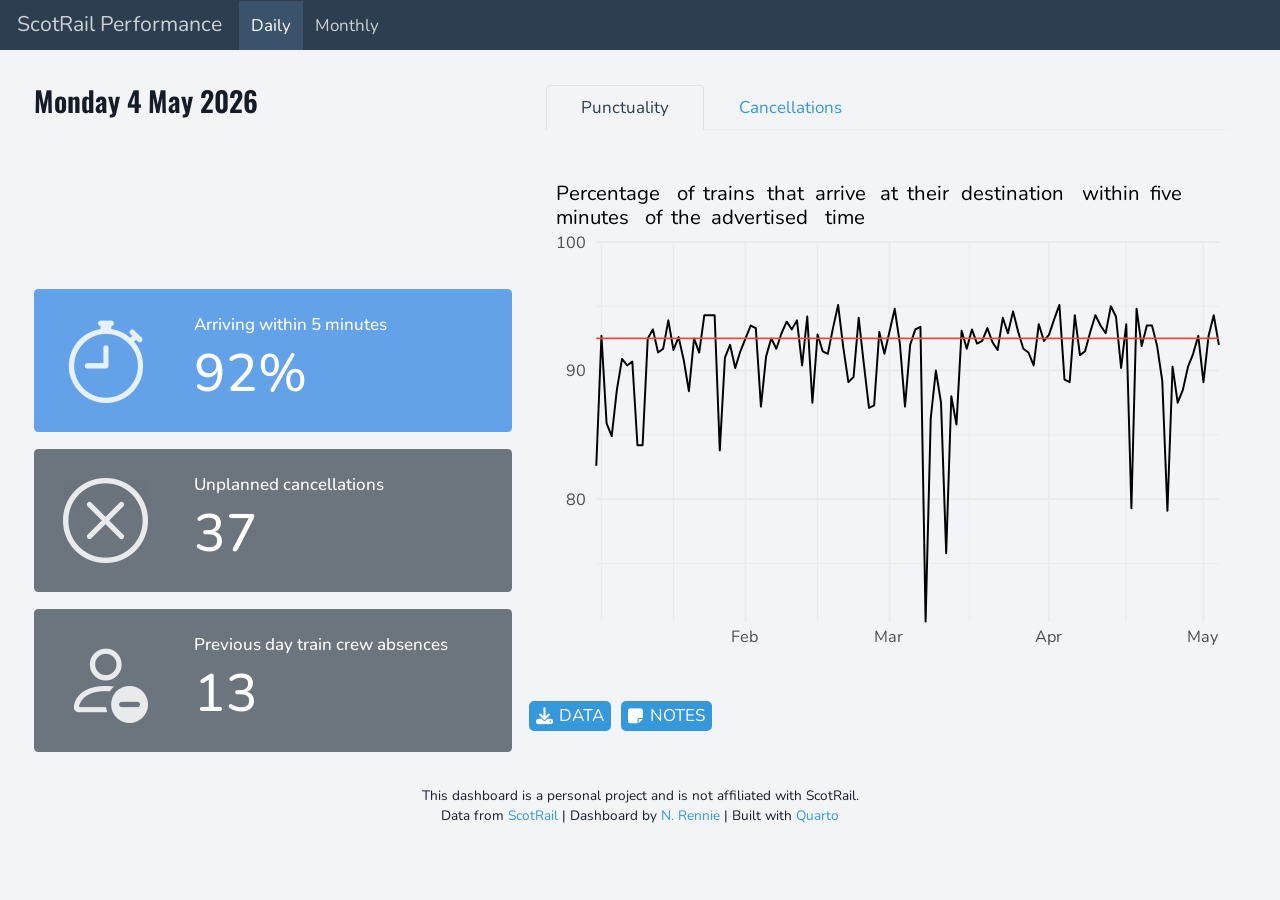
<file: index.html>
<!DOCTYPE html>
<html xmlns="http://www.w3.org/1999/xhtml" lang="en" xml:lang="en"><head>

<meta charset="utf-8">
<meta name="generator" content="quarto-1.9.37">

<meta name="viewport" content="width=device-width, initial-scale=1.0, user-scalable=yes">


<title>ScotRail Performance</title>
<style>
/* Default styles provided by pandoc.
** See https://pandoc.org/MANUAL.html#variables-for-html for config info.
*/
code{white-space: pre-wrap;}
span.smallcaps{font-variant: small-caps;}
div.columns{display: flex; gap: min(4vw, 1.5em);}
div.column{flex: auto; overflow-x: auto;}
div.hanging-indent{margin-left: 1.5em; text-indent: -1.5em;}
ul.task-list{list-style: none;}
ul.task-list li input[type="checkbox"] {
  width: 0.8em;
  margin: 0 0.8em 0.2em -1em; /* quarto-specific, see https://github.com/quarto-dev/quarto-cli/issues/4556 */ 
  vertical-align: middle;
}
</style>


<script src="site_libs/quarto-nav/quarto-nav.js"></script>
<script src="site_libs/clipboard/clipboard.min.js"></script>
<script src="site_libs/quarto-search/autocomplete.umd.js"></script>
<script src="site_libs/quarto-search/fuse.min.js"></script>
<script src="site_libs/quarto-search/quarto-search.js"></script>
<meta name="quarto:offset" content="./">
<link href="./assets/img/favicon.ico" rel="icon">
<script src="site_libs/quarto-html/quarto.js" type="module"></script>
<script src="site_libs/quarto-html/tabsets/tabsets.js" type="module"></script>
<script src="site_libs/quarto-html/popper.min.js"></script>
<script src="site_libs/quarto-html/tippy.umd.min.js"></script>
<script src="site_libs/quarto-html/anchor.min.js"></script>
<link href="site_libs/quarto-html/tippy.css" rel="stylesheet">
<link href="site_libs/quarto-html/quarto-syntax-highlighting-7f8f88aac4f3542376d5c11b86a4c14d.css" rel="stylesheet" class="quarto-color-scheme" id="quarto-text-highlighting-styles">
<link href="site_libs/quarto-html/quarto-syntax-highlighting-dark-d0ae9245876894da5ac7e18953ecc5cc.css" rel="stylesheet" class="quarto-color-scheme quarto-color-alternate" id="quarto-text-highlighting-styles">
<link href="site_libs/quarto-html/quarto-syntax-highlighting-7f8f88aac4f3542376d5c11b86a4c14d.css" rel="stylesheet" class="quarto-color-scheme-extra" id="quarto-text-highlighting-styles">
<script src="site_libs/bootstrap/bootstrap.min.js"></script>
<link href="site_libs/bootstrap/bootstrap-icons.css" rel="stylesheet">
<link href="site_libs/bootstrap/bootstrap-551bd4739fd6f0bc6a6fcfff0a910f2b.min.css" rel="stylesheet" append-hash="true" class="quarto-color-scheme" id="quarto-bootstrap" data-mode="light">
<link href="site_libs/bootstrap/bootstrap-dark-551bd4739fd6f0bc6a6fcfff0a910f2b.min.css" rel="stylesheet" append-hash="true" class="quarto-color-scheme quarto-color-alternate" id="quarto-bootstrap" data-mode="light">
<link href="site_libs/bootstrap/bootstrap-551bd4739fd6f0bc6a6fcfff0a910f2b.min.css" rel="stylesheet" append-hash="true" class="quarto-color-scheme-extra" id="quarto-bootstrap" data-mode="light">
<script src="site_libs/quarto-dashboard/quarto-dashboard.js"></script>
<script src="site_libs/quarto-dashboard/stickythead.js"></script>



<script src="site_libs/quarto-dashboard/web-components.js" type="module"></script>
<script src="site_libs/quarto-dashboard/components.js"></script>

<script id="quarto-search-options" type="application/json">{
  "location": "sidebar",
  "copy-button": false,
  "collapse-after": 3,
  "panel-placement": "start",
  "type": "textbox",
  "limit": 50,
  "keyboard-shortcut": [
    "f",
    "/",
    "s"
  ],
  "show-item-context": false,
  "language": {
    "search-no-results-text": "No results",
    "search-matching-documents-text": "matching documents",
    "search-copy-link-title": "Copy link to search",
    "search-hide-matches-text": "Hide additional matches",
    "search-more-match-text": "more match in this document",
    "search-more-matches-text": "more matches in this document",
    "search-clear-button-title": "Clear",
    "search-text-placeholder": "",
    "search-detached-cancel-button-title": "Cancel",
    "search-submit-button-title": "Submit",
    "search-label": "Search"
  }
}</script>
<link href="https://cdnjs.cloudflare.com/ajax/libs/font-awesome/6.4.0/css/all.min.css" rel="stylesheet">
<link href="site_libs/htmltools-fill-0.5.9/fill.css" rel="stylesheet">
<script src="site_libs/htmlwidgets-1.6.4/htmlwidgets.js"></script>
<link href="site_libs/ggiraphjs-0.9.4/girafe.css" rel="stylesheet">
<script src="site_libs/ggiraphjs-0.9.4/girafe.js"></script>
<script src="site_libs/girafe-binding-0.9.6/girafe.js"></script>
<link href="site_libs/liberation-sans-0.5.0/css/liberation-sans.css" rel="stylesheet">
<link href="site_libs/liberation-serif-0.5.0/css/liberation-serif.css" rel="stylesheet">
<link href="site_libs/liberation-mono-0.5.0/css/liberation-mono.css" rel="stylesheet">
<script src="site_libs/core-js-2.5.3/shim.min.js"></script>
<script src="site_libs/react-18.2.0/react.min.js"></script>
<script src="site_libs/react-18.2.0/react-dom.min.js"></script>
<script src="site_libs/reactwidget-2.0.0/react-tools.js"></script>
<link href="site_libs/reactable-0.4.5/reactable.css" rel="stylesheet">
<script src="site_libs/reactable-binding-0.4.5/reactable.js"></script>


<meta property="og:title" content="ScotRail Performance">
<meta property="og:image" content="https://nrennie.github.io/scotrail-performance/assets/img/featured.png">
<meta property="og:image:height" content="817">
<meta property="og:image:width" content="1452">
<meta name="twitter:title" content="ScotRail Performance">
<meta name="twitter:image" content="https://nrennie.github.io/scotrail-performance/assets/img/featured.png">
<meta name="twitter:image-height" content="817">
<meta name="twitter:image-width" content="1452">
<meta name="twitter:card" content="summary_large_image">
</head>

<body class="quarto-dashboard dashboard-fill fullcontent quarto-light">

<header id="quarto-dashboard-header">
<nav class="navbar navbar-expand-md slim" data-bs-theme="dark">
  <div class="navbar-container container-fluid">
    <button class="navbar-toggler" type="button" data-bs-toggle="collapse" data-bs-target="#dashboard-collapse" aria-controls="dashboard-collapse" aria-expanded="false" aria-label="Toggle navigation">
      <span class="navbar-toggler-icon"></span>
    </button>    


    <div class="navbar-brand-container">


      <div class="navbar-title">
        <div class="navbar-title-text"><a href="#">ScotRail Performance</a></div>
        
        
      </div>
    </div>
<div id="dashboard-collapse" class="navbar-collapse collapse"><ul class="navbar-nav navbar-nav-scroll me-auto" role="tablist"><li class="nav-item" role="presentation"><a id="tab-daily" class="nav-link active" data-bs-toggle="tab" role="tab" data-bs-target="#daily" data-scrolling="false" href="#daily" aria-controls="daily" aria-selected="true"><span class="nav-link-text">Daily</span></a></li><li class="nav-item" role="presentation"><a id="tab-monthly" class="nav-link" data-bs-toggle="tab" role="tab" data-bs-target="#monthly" data-scrolling="false" href="#monthly" aria-controls="monthly" aria-selected="false"><span class="nav-link-text">Monthly</span></a></li></ul></div></div>
</nav>
</header>
<div id="quarto-search-results"></div>
<!-- content -->
<div id="quarto-content" class="quarto-container page-layout-custom quarto-dashboard-content bslib-gap-spacing html-fill-container bslib-page-fill quarto-dashboard-pages">
<!-- sidebar -->
<!-- margin-sidebar -->
<!-- main -->

<div class="bslib-grid-item html-fill-item tab-content bslib-grid" data-layout="fill" style="display: grid; grid-template-columns: minmax(3em, 1fr);
grid-auto-rows: minmax(0, 1fr);">
<div id="daily" class="dashboard-page tab-pane show active html-fill-item html-fill-container" data-orientation="columns" aria-labelledby="tab-daily">
<div class="html-fill-item html-fill-container bslib-grid" style="display: grid; grid-template-columns: minmax(3em, 40fr) minmax(3em, 60fr);
grid-auto-rows: minmax(0, 1fr);">
<div class="html-fill-item html-fill-container bslib-grid" style="display: grid; grid-template-rows: minmax(3em, 10fr) minmax(3em, max-content) minmax(3em, max-content) minmax(3em, max-content); grid-auto-columns: minmax(0, 1fr);">
<div class="card html-fill-item html-fill-container bslib-card" data-bslib-card-init="" data-require-bs-caller="card()">
<div class="card-body html-fill-item html-fill-container" style="padding: 0px;">
<h2>
Monday 4 May 2026
</h2>
</div>
<script data-bslib-card-init="">bslib.Card.initializeAllCards();</script></div>
<div class="html-fill-item html-fill-container bslib-grid" style="display: grid; grid-template-columns: minmax(3em, 1fr);
grid-auto-rows: minmax(0, 1fr);">
<div class="card valuebox cell html-fill-item html-fill-container bslib-card bslib-value-box bg-primary showcase-left-center" data-bslib-card-init="" data-require-bs-caller="card()">
<div class="card-body html-fill-item html-fill-container">
<div data-icon="stopwatch" class="html-fill-item html-fill-container value-box-grid">
<div class="value-box-showcase html-fill-item html-fill-container">

<i class="bi bi-stopwatch"></i></div>
<div class="value-box-area">
<p class="value-box-title">
Arriving within 5 minutes
</p>
<p class="value-box-value">
92%
</p>
</div>
</div>
</div>
<script data-bslib-card-init="">bslib.Card.initializeAllCards();</script></div>
</div>
<div class="html-fill-item html-fill-container bslib-grid" style="display: grid; grid-template-columns: minmax(3em, 1fr);
grid-auto-rows: minmax(0, 1fr);">
<div class="card valuebox cell html-fill-item html-fill-container bslib-card bslib-value-box bg-secondary showcase-left-center" data-bslib-card-init="" data-require-bs-caller="card()">
<div class="card-body html-fill-item html-fill-container">
<div data-icon="x-circle" class="html-fill-item html-fill-container value-box-grid">
<div class="value-box-showcase html-fill-item html-fill-container">

<i class="bi bi-x-circle"></i></div>
<div class="value-box-area">
<p class="value-box-title">
Unplanned cancellations
</p>
<p class="value-box-value">
37
</p>
</div>
</div>
</div>
<script data-bslib-card-init="">bslib.Card.initializeAllCards();</script></div>
</div>
<div class="html-fill-item html-fill-container bslib-grid" style="display: grid; grid-template-columns: minmax(3em, 1fr);
grid-auto-rows: minmax(0, 1fr);">
<div class="card valuebox cell html-fill-item html-fill-container bslib-card bslib-value-box bg-secondary showcase-left-center" data-bslib-card-init="" data-require-bs-caller="card()">
<div class="card-body html-fill-item html-fill-container">
<div data-icon="person-dash" class="html-fill-item html-fill-container value-box-grid">
<div class="value-box-showcase html-fill-item html-fill-container">

<i class="bi bi-person-dash"></i></div>
<div class="value-box-area">
<p class="value-box-title">
Previous day train crew absences
</p>
<p class="value-box-value">
13
</p>
</div>
</div>
</div>
<script data-bslib-card-init="">bslib.Card.initializeAllCards();</script></div>
</div>
</div><div class="html-fill-item html-fill-container bslib-grid" style="display: grid; grid-template-rows: minmax(3em, 75fr) minmax(3em, max-content); grid-auto-columns: minmax(0, 1fr);">
<div class="card html-fill-item html-fill-container bslib-card" data-bslib-card-init="" data-require-bs-caller="card()">
<div class="card-body html-fill-item html-fill-container">
<div class="panel-tabset html-fill-item html-fill-container">
<ul class="nav nav-tabs" role="tablist"><li class="nav-item" role="presentation"><a class="nav-link active" id="tabset-1-1-tab" data-bs-toggle="tab" data-bs-target="#tabset-1-1" role="tab" aria-controls="tabset-1-1" aria-selected="true" href="">Punctuality</a></li><li class="nav-item" role="presentation"><a class="nav-link" id="tabset-1-2-tab" data-bs-toggle="tab" data-bs-target="#tabset-1-2" role="tab" aria-controls="tabset-1-2" aria-selected="false" href="">Cancellations</a></li></ul>
<div class="tab-content html-fill-item html-fill-container">
<div id="tabset-1-1" class="tab-pane active html-fill-item html-fill-container" role="tabpanel" aria-labelledby="tabset-1-1-tab">
<div class="cell html-fill-item html-fill-container" data-layout-align="left" data-expandable="false">
<div class="cell-output-display html-fill-item html-fill-container">
<div class="girafe html-widget html-fill-item html-fill-container" id="htmlwidget-7da890c9baa6ff5fd102" style="width:100%;height:406px;"></div>
<script type="application/json" data-for="htmlwidget-7da890c9baa6ff5fd102">{"x":{"html":"<?xml version=\"1.0\" encoding=\"UTF-8\"?>\n<svg xmlns='http://www.w3.org/2000/svg' xmlns:xlink='http://www.w3.org/1999/xlink' class='ggiraph-svg' role='graphics-document' id='svg_b534bd3d6dbaa3f3' viewBox='0 0 504 360'>\n <defs id='svg_b534bd3d6dbaa3f3_defs'>\n  <clipPath id='svg_b534bd3d6dbaa3f3_c1'>\n   <rect x='0' y='0' width='504' height='360'/>\n  <\/clipPath>\n <\/defs>\n <g id='svg_b534bd3d6dbaa3f3_rootg' class='ggiraph-svg-rootg'>\n  <g clip-path='url(#svg_b534bd3d6dbaa3f3_c1)'>\n   <rect x='0' y='0' width='504' height='360' fill='#F2F4F8' fill-opacity='1' stroke='#F2F4F8' stroke-opacity='1' stroke-width='0.75' stroke-linejoin='round' stroke-linecap='round' class='ggiraph-svg-bg'/>\n   <rect x='0' y='0' width='504' height='360' fill='#F2F4F8' fill-opacity='1' stroke='#F2F4F8' stroke-opacity='1' stroke-width='1.45' stroke-linejoin='round' stroke-linecap='round'/>\n   <polyline points='37.11,291.82 496.53,291.82' fill='none' stroke='#EBEBEB' stroke-opacity='1' stroke-width='0.73' stroke-linejoin='round' stroke-linecap='butt'/>\n   <polyline points='37.11,196.85 496.53,196.85' fill='none' stroke='#EBEBEB' stroke-opacity='1' stroke-width='0.73' stroke-linejoin='round' stroke-linecap='butt'/>\n   <polyline points='37.11,101.89 496.53,101.89' fill='none' stroke='#EBEBEB' stroke-opacity='1' stroke-width='0.73' stroke-linejoin='round' stroke-linecap='butt'/>\n   <polyline points='40.91,334.56 40.91,54.40' fill='none' stroke='#EBEBEB' stroke-opacity='1' stroke-width='0.73' stroke-linejoin='round' stroke-linecap='butt'/>\n   <polyline points='94.07,334.56 94.07,54.40' fill='none' stroke='#EBEBEB' stroke-opacity='1' stroke-width='0.73' stroke-linejoin='round' stroke-linecap='butt'/>\n   <polyline points='200.38,334.56 200.38,54.40' fill='none' stroke='#EBEBEB' stroke-opacity='1' stroke-width='0.73' stroke-linejoin='round' stroke-linecap='butt'/>\n   <polyline points='312.38,334.56 312.38,54.40' fill='none' stroke='#EBEBEB' stroke-opacity='1' stroke-width='0.73' stroke-linejoin='round' stroke-linecap='butt'/>\n   <polyline points='428.19,334.56 428.19,54.40' fill='none' stroke='#EBEBEB' stroke-opacity='1' stroke-width='0.73' stroke-linejoin='round' stroke-linecap='butt'/>\n   <polyline points='37.11,244.34 496.53,244.34' fill='none' stroke='#EBEBEB' stroke-opacity='1' stroke-width='1.45' stroke-linejoin='round' stroke-linecap='butt'/>\n   <polyline points='37.11,149.37 496.53,149.37' fill='none' stroke='#EBEBEB' stroke-opacity='1' stroke-width='1.45' stroke-linejoin='round' stroke-linecap='butt'/>\n   <polyline points='37.11,54.40 496.53,54.40' fill='none' stroke='#EBEBEB' stroke-opacity='1' stroke-width='1.45' stroke-linejoin='round' stroke-linecap='butt'/>\n   <polyline points='147.22,334.56 147.22,54.40' fill='none' stroke='#EBEBEB' stroke-opacity='1' stroke-width='1.45' stroke-linejoin='round' stroke-linecap='butt'/>\n   <polyline points='253.53,334.56 253.53,54.40' fill='none' stroke='#EBEBEB' stroke-opacity='1' stroke-width='1.45' stroke-linejoin='round' stroke-linecap='butt'/>\n   <polyline points='371.23,334.56 371.23,54.40' fill='none' stroke='#EBEBEB' stroke-opacity='1' stroke-width='1.45' stroke-linejoin='round' stroke-linecap='butt'/>\n   <polyline points='485.14,334.56 485.14,54.40' fill='none' stroke='#EBEBEB' stroke-opacity='1' stroke-width='1.45' stroke-linejoin='round' stroke-linecap='butt'/>\n   <polyline points='37.11,219.65 40.91,123.73 44.71,188.31 48.50,197.80 52.30,163.62 56.10,140.82 59.90,145.57 63.69,142.72 67.49,204.45 71.29,204.45 75.08,125.63 78.88,118.98 82.68,136.08 86.47,133.23 90.27,112.33 94.07,134.18 97.86,124.68 101.66,141.77 105.46,164.57 109.25,125.63 113.05,136.08 116.85,108.53 120.64,108.53 124.44,108.53 128.24,208.25 132.03,139.87 135.83,130.38 139.63,147.47 143.42,135.13 151.02,116.13 154.82,118.03 158.61,175.96 162.41,138.92 166.21,125.63 170.00,133.23 173.80,121.83 177.60,113.28 181.39,118.98 185.19,112.33 188.99,145.57 192.78,109.48 196.58,173.11 200.38,122.78 204.17,135.13 207.97,137.02 211.77,118.03 215.56,100.94 219.36,132.28 223.16,157.92 226.95,154.12 230.75,110.43 234.55,144.62 238.35,176.91 242.14,175.01 245.94,120.88 249.74,137.02 257.33,103.79 261.13,129.43 264.92,175.96 268.72,130.38 272.52,118.98 276.31,117.08 280.11,334.56 283.91,184.51 287.70,149.37 291.50,173.11 295.30,284.22 299.09,168.36 302.89,189.26 306.69,119.93 310.48,133.23 314.28,118.98 318.08,129.43 321.87,127.53 325.67,118.03 329.47,128.48 333.27,134.18 337.06,110.43 340.86,121.83 344.66,105.69 348.45,120.88 352.25,133.23 356.05,136.08 359.84,145.57 363.64,115.18 367.44,127.53 371.23,122.78 375.03,111.38 378.83,100.94 382.62,156.02 386.42,157.92 390.22,108.53 394.01,137.97 397.81,135.13 401.61,120.88 405.40,108.53 409.20,116.13 413.00,121.83 416.80,101.89 420.59,109.48 424.39,147.47 428.19,115.18 431.98,250.99 435.78,103.79 439.58,131.33 443.37,116.13 447.17,116.13 450.97,131.33 454.76,156.97 458.56,252.88 462.36,146.52 466.15,173.11 469.95,163.62 473.75,146.52 477.54,137.02 481.34,123.73 485.14,157.92 488.93,123.73 492.73,108.53 496.53,130.38' fill='none' stroke='#000000' stroke-opacity='1' stroke-width='1.45' stroke-linejoin='round' stroke-linecap='butt'/>\n   <line x1='37.11' y1='125.63' x2='496.53' y2='125.63' stroke='#E74C3C' stroke-opacity='1' stroke-width='1.45' stroke-linejoin='round' stroke-linecap='butt'/>\n   <circle id='svg_b534bd3d6dbaa3f3_e1' cx='496.53' cy='130.38' r='4.36pt' fill='#F2F4F8' fill-opacity='0' stroke='#F2F4F8' stroke-opacity='0' stroke-width='0.97' stroke-linejoin='round' stroke-linecap='round' title='&amp;lt;b&amp;gt;Monday  4 May, 2026&amp;lt;/b&amp;gt;&amp;lt;br&amp;gt;92% (below target)' data-id='2026-05-04'/>\n   <circle id='svg_b534bd3d6dbaa3f3_e2' cx='492.73' cy='108.53' r='4.36pt' fill='#F2F4F8' fill-opacity='0' stroke='#F2F4F8' stroke-opacity='0' stroke-width='0.97' stroke-linejoin='round' stroke-linecap='round' title='&amp;lt;b&amp;gt;Sunday  3 May, 2026&amp;lt;/b&amp;gt;&amp;lt;br&amp;gt;94.3% ' data-id='2026-05-03'/>\n   <circle id='svg_b534bd3d6dbaa3f3_e3' cx='488.93' cy='123.73' r='4.36pt' fill='#F2F4F8' fill-opacity='0' stroke='#F2F4F8' stroke-opacity='0' stroke-width='0.97' stroke-linejoin='round' stroke-linecap='round' title='&amp;lt;b&amp;gt;Saturday  2 May, 2026&amp;lt;/b&amp;gt;&amp;lt;br&amp;gt;92.7% ' data-id='2026-05-02'/>\n   <circle id='svg_b534bd3d6dbaa3f3_e4' cx='485.14' cy='157.92' r='4.36pt' fill='#F2F4F8' fill-opacity='0' stroke='#F2F4F8' stroke-opacity='0' stroke-width='0.97' stroke-linejoin='round' stroke-linecap='round' title='&amp;lt;b&amp;gt;Friday  1 May, 2026&amp;lt;/b&amp;gt;&amp;lt;br&amp;gt;89.1% (below target)' data-id='2026-05-01'/>\n   <circle id='svg_b534bd3d6dbaa3f3_e5' cx='481.34' cy='123.73' r='4.36pt' fill='#F2F4F8' fill-opacity='0' stroke='#F2F4F8' stroke-opacity='0' stroke-width='0.97' stroke-linejoin='round' stroke-linecap='round' title='&amp;lt;b&amp;gt;Thursday 30 April, 2026&amp;lt;/b&amp;gt;&amp;lt;br&amp;gt;92.7% ' data-id='2026-04-30'/>\n   <circle id='svg_b534bd3d6dbaa3f3_e6' cx='477.54' cy='137.02' r='4.36pt' fill='#F2F4F8' fill-opacity='0' stroke='#F2F4F8' stroke-opacity='0' stroke-width='0.97' stroke-linejoin='round' stroke-linecap='round' title='&amp;lt;b&amp;gt;Wednesday 29 April, 2026&amp;lt;/b&amp;gt;&amp;lt;br&amp;gt;91.3% (below target)' data-id='2026-04-29'/>\n   <circle id='svg_b534bd3d6dbaa3f3_e7' cx='473.75' cy='146.52' r='4.36pt' fill='#F2F4F8' fill-opacity='0' stroke='#F2F4F8' stroke-opacity='0' stroke-width='0.97' stroke-linejoin='round' stroke-linecap='round' title='&amp;lt;b&amp;gt;Tuesday 28 April, 2026&amp;lt;/b&amp;gt;&amp;lt;br&amp;gt;90.3% (below target)' data-id='2026-04-28'/>\n   <circle id='svg_b534bd3d6dbaa3f3_e8' cx='469.95' cy='163.62' r='4.36pt' fill='#F2F4F8' fill-opacity='0' stroke='#F2F4F8' stroke-opacity='0' stroke-width='0.97' stroke-linejoin='round' stroke-linecap='round' title='&amp;lt;b&amp;gt;Monday 27 April, 2026&amp;lt;/b&amp;gt;&amp;lt;br&amp;gt;88.5% (below target)' data-id='2026-04-27'/>\n   <circle id='svg_b534bd3d6dbaa3f3_e9' cx='466.15' cy='173.11' r='4.36pt' fill='#F2F4F8' fill-opacity='0' stroke='#F2F4F8' stroke-opacity='0' stroke-width='0.97' stroke-linejoin='round' stroke-linecap='round' title='&amp;lt;b&amp;gt;Sunday 26 April, 2026&amp;lt;/b&amp;gt;&amp;lt;br&amp;gt;87.5% (below target)' data-id='2026-04-26'/>\n   <circle id='svg_b534bd3d6dbaa3f3_e10' cx='462.36' cy='146.52' r='4.36pt' fill='#F2F4F8' fill-opacity='0' stroke='#F2F4F8' stroke-opacity='0' stroke-width='0.97' stroke-linejoin='round' stroke-linecap='round' title='&amp;lt;b&amp;gt;Saturday 25 April, 2026&amp;lt;/b&amp;gt;&amp;lt;br&amp;gt;90.3% (below target)' data-id='2026-04-25'/>\n   <circle id='svg_b534bd3d6dbaa3f3_e11' cx='458.56' cy='252.88' r='4.36pt' fill='#F2F4F8' fill-opacity='0' stroke='#F2F4F8' stroke-opacity='0' stroke-width='0.97' stroke-linejoin='round' stroke-linecap='round' title='&amp;lt;b&amp;gt;Friday 24 April, 2026&amp;lt;/b&amp;gt;&amp;lt;br&amp;gt;79.1% (below target)' data-id='2026-04-24'/>\n   <circle id='svg_b534bd3d6dbaa3f3_e12' cx='454.76' cy='156.97' r='4.36pt' fill='#F2F4F8' fill-opacity='0' stroke='#F2F4F8' stroke-opacity='0' stroke-width='0.97' stroke-linejoin='round' stroke-linecap='round' title='&amp;lt;b&amp;gt;Thursday 23 April, 2026&amp;lt;/b&amp;gt;&amp;lt;br&amp;gt;89.2% (below target)' data-id='2026-04-23'/>\n   <circle id='svg_b534bd3d6dbaa3f3_e13' cx='450.97' cy='131.33' r='4.36pt' fill='#F2F4F8' fill-opacity='0' stroke='#F2F4F8' stroke-opacity='0' stroke-width='0.97' stroke-linejoin='round' stroke-linecap='round' title='&amp;lt;b&amp;gt;Wednesday 22 April, 2026&amp;lt;/b&amp;gt;&amp;lt;br&amp;gt;91.9% (below target)' data-id='2026-04-22'/>\n   <circle id='svg_b534bd3d6dbaa3f3_e14' cx='447.17' cy='116.13' r='4.36pt' fill='#F2F4F8' fill-opacity='0' stroke='#F2F4F8' stroke-opacity='0' stroke-width='0.97' stroke-linejoin='round' stroke-linecap='round' title='&amp;lt;b&amp;gt;Tuesday 21 April, 2026&amp;lt;/b&amp;gt;&amp;lt;br&amp;gt;93.5% ' data-id='2026-04-21'/>\n   <circle id='svg_b534bd3d6dbaa3f3_e15' cx='443.37' cy='116.13' r='4.36pt' fill='#F2F4F8' fill-opacity='0' stroke='#F2F4F8' stroke-opacity='0' stroke-width='0.97' stroke-linejoin='round' stroke-linecap='round' title='&amp;lt;b&amp;gt;Monday 20 April, 2026&amp;lt;/b&amp;gt;&amp;lt;br&amp;gt;93.5% ' data-id='2026-04-20'/>\n   <circle id='svg_b534bd3d6dbaa3f3_e16' cx='439.58' cy='131.33' r='4.36pt' fill='#F2F4F8' fill-opacity='0' stroke='#F2F4F8' stroke-opacity='0' stroke-width='0.97' stroke-linejoin='round' stroke-linecap='round' title='&amp;lt;b&amp;gt;Sunday 19 April, 2026&amp;lt;/b&amp;gt;&amp;lt;br&amp;gt;91.9% (below target)' data-id='2026-04-19'/>\n   <circle id='svg_b534bd3d6dbaa3f3_e17' cx='435.78' cy='103.79' r='4.36pt' fill='#F2F4F8' fill-opacity='0' stroke='#F2F4F8' stroke-opacity='0' stroke-width='0.97' stroke-linejoin='round' stroke-linecap='round' title='&amp;lt;b&amp;gt;Saturday 18 April, 2026&amp;lt;/b&amp;gt;&amp;lt;br&amp;gt;94.8% ' data-id='2026-04-18'/>\n   <circle id='svg_b534bd3d6dbaa3f3_e18' cx='431.98' cy='250.99' r='4.36pt' fill='#F2F4F8' fill-opacity='0' stroke='#F2F4F8' stroke-opacity='0' stroke-width='0.97' stroke-linejoin='round' stroke-linecap='round' title='&amp;lt;b&amp;gt;Friday 17 April, 2026&amp;lt;/b&amp;gt;&amp;lt;br&amp;gt;79.3% (below target)' data-id='2026-04-17'/>\n   <circle id='svg_b534bd3d6dbaa3f3_e19' cx='428.19' cy='115.18' r='4.36pt' fill='#F2F4F8' fill-opacity='0' stroke='#F2F4F8' stroke-opacity='0' stroke-width='0.97' stroke-linejoin='round' stroke-linecap='round' title='&amp;lt;b&amp;gt;Thursday 16 April, 2026&amp;lt;/b&amp;gt;&amp;lt;br&amp;gt;93.6% ' data-id='2026-04-16'/>\n   <circle id='svg_b534bd3d6dbaa3f3_e20' cx='424.39' cy='147.47' r='4.36pt' fill='#F2F4F8' fill-opacity='0' stroke='#F2F4F8' stroke-opacity='0' stroke-width='0.97' stroke-linejoin='round' stroke-linecap='round' title='&amp;lt;b&amp;gt;Wednesday 15 April, 2026&amp;lt;/b&amp;gt;&amp;lt;br&amp;gt;90.2% (below target)' data-id='2026-04-15'/>\n   <circle id='svg_b534bd3d6dbaa3f3_e21' cx='420.59' cy='109.48' r='4.36pt' fill='#F2F4F8' fill-opacity='0' stroke='#F2F4F8' stroke-opacity='0' stroke-width='0.97' stroke-linejoin='round' stroke-linecap='round' title='&amp;lt;b&amp;gt;Tuesday 14 April, 2026&amp;lt;/b&amp;gt;&amp;lt;br&amp;gt;94.2% ' data-id='2026-04-14'/>\n   <circle id='svg_b534bd3d6dbaa3f3_e22' cx='416.8' cy='101.89' r='4.36pt' fill='#F2F4F8' fill-opacity='0' stroke='#F2F4F8' stroke-opacity='0' stroke-width='0.97' stroke-linejoin='round' stroke-linecap='round' title='&amp;lt;b&amp;gt;Monday 13 April, 2026&amp;lt;/b&amp;gt;&amp;lt;br&amp;gt;95% ' data-id='2026-04-13'/>\n   <circle id='svg_b534bd3d6dbaa3f3_e23' cx='413' cy='121.83' r='4.36pt' fill='#F2F4F8' fill-opacity='0' stroke='#F2F4F8' stroke-opacity='0' stroke-width='0.97' stroke-linejoin='round' stroke-linecap='round' title='&amp;lt;b&amp;gt;Sunday 12 April, 2026&amp;lt;/b&amp;gt;&amp;lt;br&amp;gt;92.9% ' data-id='2026-04-12'/>\n   <circle id='svg_b534bd3d6dbaa3f3_e24' cx='409.2' cy='116.13' r='4.36pt' fill='#F2F4F8' fill-opacity='0' stroke='#F2F4F8' stroke-opacity='0' stroke-width='0.97' stroke-linejoin='round' stroke-linecap='round' title='&amp;lt;b&amp;gt;Saturday 11 April, 2026&amp;lt;/b&amp;gt;&amp;lt;br&amp;gt;93.5% ' data-id='2026-04-11'/>\n   <circle id='svg_b534bd3d6dbaa3f3_e25' cx='405.4' cy='108.53' r='4.36pt' fill='#F2F4F8' fill-opacity='0' stroke='#F2F4F8' stroke-opacity='0' stroke-width='0.97' stroke-linejoin='round' stroke-linecap='round' title='&amp;lt;b&amp;gt;Friday 10 April, 2026&amp;lt;/b&amp;gt;&amp;lt;br&amp;gt;94.3% ' data-id='2026-04-10'/>\n   <circle id='svg_b534bd3d6dbaa3f3_e26' cx='401.61' cy='120.88' r='4.36pt' fill='#F2F4F8' fill-opacity='0' stroke='#F2F4F8' stroke-opacity='0' stroke-width='0.97' stroke-linejoin='round' stroke-linecap='round' title='&amp;lt;b&amp;gt;Thursday  9 April, 2026&amp;lt;/b&amp;gt;&amp;lt;br&amp;gt;93% ' data-id='2026-04-09'/>\n   <circle id='svg_b534bd3d6dbaa3f3_e27' cx='397.81' cy='135.13' r='4.36pt' fill='#F2F4F8' fill-opacity='0' stroke='#F2F4F8' stroke-opacity='0' stroke-width='0.97' stroke-linejoin='round' stroke-linecap='round' title='&amp;lt;b&amp;gt;Wednesday  8 April, 2026&amp;lt;/b&amp;gt;&amp;lt;br&amp;gt;91.5% (below target)' data-id='2026-04-08'/>\n   <circle id='svg_b534bd3d6dbaa3f3_e28' cx='394.01' cy='137.97' r='4.36pt' fill='#F2F4F8' fill-opacity='0' stroke='#F2F4F8' stroke-opacity='0' stroke-width='0.97' stroke-linejoin='round' stroke-linecap='round' title='&amp;lt;b&amp;gt;Tuesday  7 April, 2026&amp;lt;/b&amp;gt;&amp;lt;br&amp;gt;91.2% (below target)' data-id='2026-04-07'/>\n   <circle id='svg_b534bd3d6dbaa3f3_e29' cx='390.22' cy='108.53' r='4.36pt' fill='#F2F4F8' fill-opacity='0' stroke='#F2F4F8' stroke-opacity='0' stroke-width='0.97' stroke-linejoin='round' stroke-linecap='round' title='&amp;lt;b&amp;gt;Monday  6 April, 2026&amp;lt;/b&amp;gt;&amp;lt;br&amp;gt;94.3% ' data-id='2026-04-06'/>\n   <circle id='svg_b534bd3d6dbaa3f3_e30' cx='386.42' cy='157.92' r='4.36pt' fill='#F2F4F8' fill-opacity='0' stroke='#F2F4F8' stroke-opacity='0' stroke-width='0.97' stroke-linejoin='round' stroke-linecap='round' title='&amp;lt;b&amp;gt;Sunday  5 April, 2026&amp;lt;/b&amp;gt;&amp;lt;br&amp;gt;89.1% (below target)' data-id='2026-04-05'/>\n   <circle id='svg_b534bd3d6dbaa3f3_e31' cx='382.62' cy='156.02' r='4.36pt' fill='#F2F4F8' fill-opacity='0' stroke='#F2F4F8' stroke-opacity='0' stroke-width='0.97' stroke-linejoin='round' stroke-linecap='round' title='&amp;lt;b&amp;gt;Saturday  4 April, 2026&amp;lt;/b&amp;gt;&amp;lt;br&amp;gt;89.3% (below target)' data-id='2026-04-04'/>\n   <circle id='svg_b534bd3d6dbaa3f3_e32' cx='378.83' cy='100.94' r='4.36pt' fill='#F2F4F8' fill-opacity='0' stroke='#F2F4F8' stroke-opacity='0' stroke-width='0.97' stroke-linejoin='round' stroke-linecap='round' title='&amp;lt;b&amp;gt;Friday  3 April, 2026&amp;lt;/b&amp;gt;&amp;lt;br&amp;gt;95.1% ' data-id='2026-04-03'/>\n   <circle id='svg_b534bd3d6dbaa3f3_e33' cx='375.03' cy='111.38' r='4.36pt' fill='#F2F4F8' fill-opacity='0' stroke='#F2F4F8' stroke-opacity='0' stroke-width='0.97' stroke-linejoin='round' stroke-linecap='round' title='&amp;lt;b&amp;gt;Thursday  2 April, 2026&amp;lt;/b&amp;gt;&amp;lt;br&amp;gt;94% ' data-id='2026-04-02'/>\n   <circle id='svg_b534bd3d6dbaa3f3_e34' cx='371.23' cy='122.78' r='4.36pt' fill='#F2F4F8' fill-opacity='0' stroke='#F2F4F8' stroke-opacity='0' stroke-width='0.97' stroke-linejoin='round' stroke-linecap='round' title='&amp;lt;b&amp;gt;Wednesday  1 April, 2026&amp;lt;/b&amp;gt;&amp;lt;br&amp;gt;92.8% ' data-id='2026-04-01'/>\n   <circle id='svg_b534bd3d6dbaa3f3_e35' cx='367.44' cy='127.53' r='4.36pt' fill='#F2F4F8' fill-opacity='0' stroke='#F2F4F8' stroke-opacity='0' stroke-width='0.97' stroke-linejoin='round' stroke-linecap='round' title='&amp;lt;b&amp;gt;Tuesday 31 March, 2026&amp;lt;/b&amp;gt;&amp;lt;br&amp;gt;92.3% (below target)' data-id='2026-03-31'/>\n   <circle id='svg_b534bd3d6dbaa3f3_e36' cx='363.64' cy='115.18' r='4.36pt' fill='#F2F4F8' fill-opacity='0' stroke='#F2F4F8' stroke-opacity='0' stroke-width='0.97' stroke-linejoin='round' stroke-linecap='round' title='&amp;lt;b&amp;gt;Monday 30 March, 2026&amp;lt;/b&amp;gt;&amp;lt;br&amp;gt;93.6% ' data-id='2026-03-30'/>\n   <circle id='svg_b534bd3d6dbaa3f3_e37' cx='359.84' cy='145.57' r='4.36pt' fill='#F2F4F8' fill-opacity='0' stroke='#F2F4F8' stroke-opacity='0' stroke-width='0.97' stroke-linejoin='round' stroke-linecap='round' title='&amp;lt;b&amp;gt;Sunday 29 March, 2026&amp;lt;/b&amp;gt;&amp;lt;br&amp;gt;90.4% (below target)' data-id='2026-03-29'/>\n   <circle id='svg_b534bd3d6dbaa3f3_e38' cx='356.05' cy='136.08' r='4.36pt' fill='#F2F4F8' fill-opacity='0' stroke='#F2F4F8' stroke-opacity='0' stroke-width='0.97' stroke-linejoin='round' stroke-linecap='round' title='&amp;lt;b&amp;gt;Saturday 28 March, 2026&amp;lt;/b&amp;gt;&amp;lt;br&amp;gt;91.4% (below target)' data-id='2026-03-28'/>\n   <circle id='svg_b534bd3d6dbaa3f3_e39' cx='352.25' cy='133.23' r='4.36pt' fill='#F2F4F8' fill-opacity='0' stroke='#F2F4F8' stroke-opacity='0' stroke-width='0.97' stroke-linejoin='round' stroke-linecap='round' title='&amp;lt;b&amp;gt;Friday 27 March, 2026&amp;lt;/b&amp;gt;&amp;lt;br&amp;gt;91.7% (below target)' data-id='2026-03-27'/>\n   <circle id='svg_b534bd3d6dbaa3f3_e40' cx='348.45' cy='120.88' r='4.36pt' fill='#F2F4F8' fill-opacity='0' stroke='#F2F4F8' stroke-opacity='0' stroke-width='0.97' stroke-linejoin='round' stroke-linecap='round' title='&amp;lt;b&amp;gt;Thursday 26 March, 2026&amp;lt;/b&amp;gt;&amp;lt;br&amp;gt;93% ' data-id='2026-03-26'/>\n   <circle id='svg_b534bd3d6dbaa3f3_e41' cx='344.66' cy='105.69' r='4.36pt' fill='#F2F4F8' fill-opacity='0' stroke='#F2F4F8' stroke-opacity='0' stroke-width='0.97' stroke-linejoin='round' stroke-linecap='round' title='&amp;lt;b&amp;gt;Wednesday 25 March, 2026&amp;lt;/b&amp;gt;&amp;lt;br&amp;gt;94.6% ' data-id='2026-03-25'/>\n   <circle id='svg_b534bd3d6dbaa3f3_e42' cx='340.86' cy='121.83' r='4.36pt' fill='#F2F4F8' fill-opacity='0' stroke='#F2F4F8' stroke-opacity='0' stroke-width='0.97' stroke-linejoin='round' stroke-linecap='round' title='&amp;lt;b&amp;gt;Tuesday 24 March, 2026&amp;lt;/b&amp;gt;&amp;lt;br&amp;gt;92.9% ' data-id='2026-03-24'/>\n   <circle id='svg_b534bd3d6dbaa3f3_e43' cx='337.06' cy='110.43' r='4.36pt' fill='#F2F4F8' fill-opacity='0' stroke='#F2F4F8' stroke-opacity='0' stroke-width='0.97' stroke-linejoin='round' stroke-linecap='round' title='&amp;lt;b&amp;gt;Monday 23 March, 2026&amp;lt;/b&amp;gt;&amp;lt;br&amp;gt;94.1% ' data-id='2026-03-23'/>\n   <circle id='svg_b534bd3d6dbaa3f3_e44' cx='333.27' cy='134.18' r='4.36pt' fill='#F2F4F8' fill-opacity='0' stroke='#F2F4F8' stroke-opacity='0' stroke-width='0.97' stroke-linejoin='round' stroke-linecap='round' title='&amp;lt;b&amp;gt;Sunday 22 March, 2026&amp;lt;/b&amp;gt;&amp;lt;br&amp;gt;91.6% (below target)' data-id='2026-03-22'/>\n   <circle id='svg_b534bd3d6dbaa3f3_e45' cx='329.47' cy='128.48' r='4.36pt' fill='#F2F4F8' fill-opacity='0' stroke='#F2F4F8' stroke-opacity='0' stroke-width='0.97' stroke-linejoin='round' stroke-linecap='round' title='&amp;lt;b&amp;gt;Saturday 21 March, 2026&amp;lt;/b&amp;gt;&amp;lt;br&amp;gt;92.2% (below target)' data-id='2026-03-21'/>\n   <circle id='svg_b534bd3d6dbaa3f3_e46' cx='325.67' cy='118.03' r='4.36pt' fill='#F2F4F8' fill-opacity='0' stroke='#F2F4F8' stroke-opacity='0' stroke-width='0.97' stroke-linejoin='round' stroke-linecap='round' title='&amp;lt;b&amp;gt;Friday 20 March, 2026&amp;lt;/b&amp;gt;&amp;lt;br&amp;gt;93.3% ' data-id='2026-03-20'/>\n   <circle id='svg_b534bd3d6dbaa3f3_e47' cx='321.87' cy='127.53' r='4.36pt' fill='#F2F4F8' fill-opacity='0' stroke='#F2F4F8' stroke-opacity='0' stroke-width='0.97' stroke-linejoin='round' stroke-linecap='round' title='&amp;lt;b&amp;gt;Thursday 19 March, 2026&amp;lt;/b&amp;gt;&amp;lt;br&amp;gt;92.3% (below target)' data-id='2026-03-19'/>\n   <circle id='svg_b534bd3d6dbaa3f3_e48' cx='318.08' cy='129.43' r='4.36pt' fill='#F2F4F8' fill-opacity='0' stroke='#F2F4F8' stroke-opacity='0' stroke-width='0.97' stroke-linejoin='round' stroke-linecap='round' title='&amp;lt;b&amp;gt;Wednesday 18 March, 2026&amp;lt;/b&amp;gt;&amp;lt;br&amp;gt;92.1% (below target)' data-id='2026-03-18'/>\n   <circle id='svg_b534bd3d6dbaa3f3_e49' cx='314.28' cy='118.98' r='4.36pt' fill='#F2F4F8' fill-opacity='0' stroke='#F2F4F8' stroke-opacity='0' stroke-width='0.97' stroke-linejoin='round' stroke-linecap='round' title='&amp;lt;b&amp;gt;Tuesday 17 March, 2026&amp;lt;/b&amp;gt;&amp;lt;br&amp;gt;93.2% ' data-id='2026-03-17'/>\n   <circle id='svg_b534bd3d6dbaa3f3_e50' cx='310.48' cy='133.23' r='4.36pt' fill='#F2F4F8' fill-opacity='0' stroke='#F2F4F8' stroke-opacity='0' stroke-width='0.97' stroke-linejoin='round' stroke-linecap='round' title='&amp;lt;b&amp;gt;Monday 16 March, 2026&amp;lt;/b&amp;gt;&amp;lt;br&amp;gt;91.7% (below target)' data-id='2026-03-16'/>\n   <circle id='svg_b534bd3d6dbaa3f3_e51' cx='306.69' cy='119.93' r='4.36pt' fill='#F2F4F8' fill-opacity='0' stroke='#F2F4F8' stroke-opacity='0' stroke-width='0.97' stroke-linejoin='round' stroke-linecap='round' title='&amp;lt;b&amp;gt;Sunday 15 March, 2026&amp;lt;/b&amp;gt;&amp;lt;br&amp;gt;93.1% ' data-id='2026-03-15'/>\n   <circle id='svg_b534bd3d6dbaa3f3_e52' cx='302.89' cy='189.26' r='4.36pt' fill='#F2F4F8' fill-opacity='0' stroke='#F2F4F8' stroke-opacity='0' stroke-width='0.97' stroke-linejoin='round' stroke-linecap='round' title='&amp;lt;b&amp;gt;Saturday 14 March, 2026&amp;lt;/b&amp;gt;&amp;lt;br&amp;gt;85.8% (below target)' data-id='2026-03-14'/>\n   <circle id='svg_b534bd3d6dbaa3f3_e53' cx='299.09' cy='168.36' r='4.36pt' fill='#F2F4F8' fill-opacity='0' stroke='#F2F4F8' stroke-opacity='0' stroke-width='0.97' stroke-linejoin='round' stroke-linecap='round' title='&amp;lt;b&amp;gt;Friday 13 March, 2026&amp;lt;/b&amp;gt;&amp;lt;br&amp;gt;88% (below target)' data-id='2026-03-13'/>\n   <circle id='svg_b534bd3d6dbaa3f3_e54' cx='295.3' cy='284.22' r='4.36pt' fill='#F2F4F8' fill-opacity='0' stroke='#F2F4F8' stroke-opacity='0' stroke-width='0.97' stroke-linejoin='round' stroke-linecap='round' title='&amp;lt;b&amp;gt;Thursday 12 March, 2026&amp;lt;/b&amp;gt;&amp;lt;br&amp;gt;75.8% (below target)' data-id='2026-03-12'/>\n   <circle id='svg_b534bd3d6dbaa3f3_e55' cx='291.5' cy='173.11' r='4.36pt' fill='#F2F4F8' fill-opacity='0' stroke='#F2F4F8' stroke-opacity='0' stroke-width='0.97' stroke-linejoin='round' stroke-linecap='round' title='&amp;lt;b&amp;gt;Wednesday 11 March, 2026&amp;lt;/b&amp;gt;&amp;lt;br&amp;gt;87.5% (below target)' data-id='2026-03-11'/>\n   <circle id='svg_b534bd3d6dbaa3f3_e56' cx='287.7' cy='149.37' r='4.36pt' fill='#F2F4F8' fill-opacity='0' stroke='#F2F4F8' stroke-opacity='0' stroke-width='0.97' stroke-linejoin='round' stroke-linecap='round' title='&amp;lt;b&amp;gt;Tuesday 10 March, 2026&amp;lt;/b&amp;gt;&amp;lt;br&amp;gt;90% (below target)' data-id='2026-03-10'/>\n   <circle id='svg_b534bd3d6dbaa3f3_e57' cx='283.91' cy='184.51' r='4.36pt' fill='#F2F4F8' fill-opacity='0' stroke='#F2F4F8' stroke-opacity='0' stroke-width='0.97' stroke-linejoin='round' stroke-linecap='round' title='&amp;lt;b&amp;gt;Monday  9 March, 2026&amp;lt;/b&amp;gt;&amp;lt;br&amp;gt;86.3% (below target)' data-id='2026-03-09'/>\n   <circle id='svg_b534bd3d6dbaa3f3_e58' cx='280.11' cy='334.56' r='4.36pt' fill='#F2F4F8' fill-opacity='0' stroke='#F2F4F8' stroke-opacity='0' stroke-width='0.97' stroke-linejoin='round' stroke-linecap='round' title='&amp;lt;b&amp;gt;Sunday  8 March, 2026&amp;lt;/b&amp;gt;&amp;lt;br&amp;gt;70.5% (below target)' data-id='2026-03-08'/>\n   <circle id='svg_b534bd3d6dbaa3f3_e59' cx='276.31' cy='117.08' r='4.36pt' fill='#F2F4F8' fill-opacity='0' stroke='#F2F4F8' stroke-opacity='0' stroke-width='0.97' stroke-linejoin='round' stroke-linecap='round' title='&amp;lt;b&amp;gt;Saturday  7 March, 2026&amp;lt;/b&amp;gt;&amp;lt;br&amp;gt;93.4% ' data-id='2026-03-07'/>\n   <circle id='svg_b534bd3d6dbaa3f3_e60' cx='272.52' cy='118.98' r='4.36pt' fill='#F2F4F8' fill-opacity='0' stroke='#F2F4F8' stroke-opacity='0' stroke-width='0.97' stroke-linejoin='round' stroke-linecap='round' title='&amp;lt;b&amp;gt;Friday  6 March, 2026&amp;lt;/b&amp;gt;&amp;lt;br&amp;gt;93.2% ' data-id='2026-03-06'/>\n   <circle id='svg_b534bd3d6dbaa3f3_e61' cx='268.72' cy='130.38' r='4.36pt' fill='#F2F4F8' fill-opacity='0' stroke='#F2F4F8' stroke-opacity='0' stroke-width='0.97' stroke-linejoin='round' stroke-linecap='round' title='&amp;lt;b&amp;gt;Thursday  5 March, 2026&amp;lt;/b&amp;gt;&amp;lt;br&amp;gt;92% (below target)' data-id='2026-03-05'/>\n   <circle id='svg_b534bd3d6dbaa3f3_e62' cx='264.92' cy='175.96' r='4.36pt' fill='#F2F4F8' fill-opacity='0' stroke='#F2F4F8' stroke-opacity='0' stroke-width='0.97' stroke-linejoin='round' stroke-linecap='round' title='&amp;lt;b&amp;gt;Wednesday  4 March, 2026&amp;lt;/b&amp;gt;&amp;lt;br&amp;gt;87.2% (below target)' data-id='2026-03-04'/>\n   <circle id='svg_b534bd3d6dbaa3f3_e63' cx='261.13' cy='129.43' r='4.36pt' fill='#F2F4F8' fill-opacity='0' stroke='#F2F4F8' stroke-opacity='0' stroke-width='0.97' stroke-linejoin='round' stroke-linecap='round' title='&amp;lt;b&amp;gt;Tuesday  3 March, 2026&amp;lt;/b&amp;gt;&amp;lt;br&amp;gt;92.1% (below target)' data-id='2026-03-03'/>\n   <circle id='svg_b534bd3d6dbaa3f3_e64' cx='257.33' cy='103.79' r='4.36pt' fill='#F2F4F8' fill-opacity='0' stroke='#F2F4F8' stroke-opacity='0' stroke-width='0.97' stroke-linejoin='round' stroke-linecap='round' title='&amp;lt;b&amp;gt;Monday  2 March, 2026&amp;lt;/b&amp;gt;&amp;lt;br&amp;gt;94.8% ' data-id='2026-03-02'/>\n   <circle id='svg_b534bd3d6dbaa3f3_e65' cx='249.74' cy='137.02' r='4.36pt' fill='#F2F4F8' fill-opacity='0' stroke='#F2F4F8' stroke-opacity='0' stroke-width='0.97' stroke-linejoin='round' stroke-linecap='round' title='&amp;lt;b&amp;gt;Saturday 28 February, 2026&amp;lt;/b&amp;gt;&amp;lt;br&amp;gt;91.3% (below target)' data-id='2026-02-28'/>\n   <circle id='svg_b534bd3d6dbaa3f3_e66' cx='245.94' cy='120.88' r='4.36pt' fill='#F2F4F8' fill-opacity='0' stroke='#F2F4F8' stroke-opacity='0' stroke-width='0.97' stroke-linejoin='round' stroke-linecap='round' title='&amp;lt;b&amp;gt;Friday 27 February, 2026&amp;lt;/b&amp;gt;&amp;lt;br&amp;gt;93% ' data-id='2026-02-27'/>\n   <circle id='svg_b534bd3d6dbaa3f3_e67' cx='242.14' cy='175.01' r='4.36pt' fill='#F2F4F8' fill-opacity='0' stroke='#F2F4F8' stroke-opacity='0' stroke-width='0.97' stroke-linejoin='round' stroke-linecap='round' title='&amp;lt;b&amp;gt;Thursday 26 February, 2026&amp;lt;/b&amp;gt;&amp;lt;br&amp;gt;87.3% (below target)' data-id='2026-02-26'/>\n   <circle id='svg_b534bd3d6dbaa3f3_e68' cx='238.35' cy='176.91' r='4.36pt' fill='#F2F4F8' fill-opacity='0' stroke='#F2F4F8' stroke-opacity='0' stroke-width='0.97' stroke-linejoin='round' stroke-linecap='round' title='&amp;lt;b&amp;gt;Wednesday 25 February, 2026&amp;lt;/b&amp;gt;&amp;lt;br&amp;gt;87.1% (below target)' data-id='2026-02-25'/>\n   <circle id='svg_b534bd3d6dbaa3f3_e69' cx='234.55' cy='144.62' r='4.36pt' fill='#F2F4F8' fill-opacity='0' stroke='#F2F4F8' stroke-opacity='0' stroke-width='0.97' stroke-linejoin='round' stroke-linecap='round' title='&amp;lt;b&amp;gt;Tuesday 24 February, 2026&amp;lt;/b&amp;gt;&amp;lt;br&amp;gt;90.5% (below target)' data-id='2026-02-24'/>\n   <circle id='svg_b534bd3d6dbaa3f3_e70' cx='230.75' cy='110.43' r='4.36pt' fill='#F2F4F8' fill-opacity='0' stroke='#F2F4F8' stroke-opacity='0' stroke-width='0.97' stroke-linejoin='round' stroke-linecap='round' title='&amp;lt;b&amp;gt;Monday 23 February, 2026&amp;lt;/b&amp;gt;&amp;lt;br&amp;gt;94.1% ' data-id='2026-02-23'/>\n   <circle id='svg_b534bd3d6dbaa3f3_e71' cx='226.95' cy='154.12' r='4.36pt' fill='#F2F4F8' fill-opacity='0' stroke='#F2F4F8' stroke-opacity='0' stroke-width='0.97' stroke-linejoin='round' stroke-linecap='round' title='&amp;lt;b&amp;gt;Sunday 22 February, 2026&amp;lt;/b&amp;gt;&amp;lt;br&amp;gt;89.5% (below target)' data-id='2026-02-22'/>\n   <circle id='svg_b534bd3d6dbaa3f3_e72' cx='223.16' cy='157.92' r='4.36pt' fill='#F2F4F8' fill-opacity='0' stroke='#F2F4F8' stroke-opacity='0' stroke-width='0.97' stroke-linejoin='round' stroke-linecap='round' title='&amp;lt;b&amp;gt;Saturday 21 February, 2026&amp;lt;/b&amp;gt;&amp;lt;br&amp;gt;89.1% (below target)' data-id='2026-02-21'/>\n   <circle id='svg_b534bd3d6dbaa3f3_e73' cx='219.36' cy='132.28' r='4.36pt' fill='#F2F4F8' fill-opacity='0' stroke='#F2F4F8' stroke-opacity='0' stroke-width='0.97' stroke-linejoin='round' stroke-linecap='round' title='&amp;lt;b&amp;gt;Friday 20 February, 2026&amp;lt;/b&amp;gt;&amp;lt;br&amp;gt;91.8% (below target)' data-id='2026-02-20'/>\n   <circle id='svg_b534bd3d6dbaa3f3_e74' cx='215.56' cy='100.94' r='4.36pt' fill='#F2F4F8' fill-opacity='0' stroke='#F2F4F8' stroke-opacity='0' stroke-width='0.97' stroke-linejoin='round' stroke-linecap='round' title='&amp;lt;b&amp;gt;Thursday 19 February, 2026&amp;lt;/b&amp;gt;&amp;lt;br&amp;gt;95.1% ' data-id='2026-02-19'/>\n   <circle id='svg_b534bd3d6dbaa3f3_e75' cx='211.77' cy='118.03' r='4.36pt' fill='#F2F4F8' fill-opacity='0' stroke='#F2F4F8' stroke-opacity='0' stroke-width='0.97' stroke-linejoin='round' stroke-linecap='round' title='&amp;lt;b&amp;gt;Wednesday 18 February, 2026&amp;lt;/b&amp;gt;&amp;lt;br&amp;gt;93.3% ' data-id='2026-02-18'/>\n   <circle id='svg_b534bd3d6dbaa3f3_e76' cx='207.97' cy='137.02' r='4.36pt' fill='#F2F4F8' fill-opacity='0' stroke='#F2F4F8' stroke-opacity='0' stroke-width='0.97' stroke-linejoin='round' stroke-linecap='round' title='&amp;lt;b&amp;gt;Tuesday 17 February, 2026&amp;lt;/b&amp;gt;&amp;lt;br&amp;gt;91.3% (below target)' data-id='2026-02-17'/>\n   <circle id='svg_b534bd3d6dbaa3f3_e77' cx='204.17' cy='135.13' r='4.36pt' fill='#F2F4F8' fill-opacity='0' stroke='#F2F4F8' stroke-opacity='0' stroke-width='0.97' stroke-linejoin='round' stroke-linecap='round' title='&amp;lt;b&amp;gt;Monday 16 February, 2026&amp;lt;/b&amp;gt;&amp;lt;br&amp;gt;91.5% (below target)' data-id='2026-02-16'/>\n   <circle id='svg_b534bd3d6dbaa3f3_e78' cx='200.38' cy='122.78' r='4.36pt' fill='#F2F4F8' fill-opacity='0' stroke='#F2F4F8' stroke-opacity='0' stroke-width='0.97' stroke-linejoin='round' stroke-linecap='round' title='&amp;lt;b&amp;gt;Sunday 15 February, 2026&amp;lt;/b&amp;gt;&amp;lt;br&amp;gt;92.8% ' data-id='2026-02-15'/>\n   <circle id='svg_b534bd3d6dbaa3f3_e79' cx='196.58' cy='173.11' r='4.36pt' fill='#F2F4F8' fill-opacity='0' stroke='#F2F4F8' stroke-opacity='0' stroke-width='0.97' stroke-linejoin='round' stroke-linecap='round' title='&amp;lt;b&amp;gt;Saturday 14 February, 2026&amp;lt;/b&amp;gt;&amp;lt;br&amp;gt;87.5% (below target)' data-id='2026-02-14'/>\n   <circle id='svg_b534bd3d6dbaa3f3_e80' cx='192.78' cy='109.48' r='4.36pt' fill='#F2F4F8' fill-opacity='0' stroke='#F2F4F8' stroke-opacity='0' stroke-width='0.97' stroke-linejoin='round' stroke-linecap='round' title='&amp;lt;b&amp;gt;Friday 13 February, 2026&amp;lt;/b&amp;gt;&amp;lt;br&amp;gt;94.2% ' data-id='2026-02-13'/>\n   <circle id='svg_b534bd3d6dbaa3f3_e81' cx='188.99' cy='145.57' r='4.36pt' fill='#F2F4F8' fill-opacity='0' stroke='#F2F4F8' stroke-opacity='0' stroke-width='0.97' stroke-linejoin='round' stroke-linecap='round' title='&amp;lt;b&amp;gt;Thursday 12 February, 2026&amp;lt;/b&amp;gt;&amp;lt;br&amp;gt;90.4% (below target)' data-id='2026-02-12'/>\n   <circle id='svg_b534bd3d6dbaa3f3_e82' cx='185.19' cy='112.33' r='4.36pt' fill='#F2F4F8' fill-opacity='0' stroke='#F2F4F8' stroke-opacity='0' stroke-width='0.97' stroke-linejoin='round' stroke-linecap='round' title='&amp;lt;b&amp;gt;Wednesday 11 February, 2026&amp;lt;/b&amp;gt;&amp;lt;br&amp;gt;93.9% ' data-id='2026-02-11'/>\n   <circle id='svg_b534bd3d6dbaa3f3_e83' cx='181.39' cy='118.98' r='4.36pt' fill='#F2F4F8' fill-opacity='0' stroke='#F2F4F8' stroke-opacity='0' stroke-width='0.97' stroke-linejoin='round' stroke-linecap='round' title='&amp;lt;b&amp;gt;Tuesday 10 February, 2026&amp;lt;/b&amp;gt;&amp;lt;br&amp;gt;93.2% ' data-id='2026-02-10'/>\n   <circle id='svg_b534bd3d6dbaa3f3_e84' cx='177.6' cy='113.28' r='4.36pt' fill='#F2F4F8' fill-opacity='0' stroke='#F2F4F8' stroke-opacity='0' stroke-width='0.97' stroke-linejoin='round' stroke-linecap='round' title='&amp;lt;b&amp;gt;Monday  9 February, 2026&amp;lt;/b&amp;gt;&amp;lt;br&amp;gt;93.8% ' data-id='2026-02-09'/>\n   <circle id='svg_b534bd3d6dbaa3f3_e85' cx='173.8' cy='121.83' r='4.36pt' fill='#F2F4F8' fill-opacity='0' stroke='#F2F4F8' stroke-opacity='0' stroke-width='0.97' stroke-linejoin='round' stroke-linecap='round' title='&amp;lt;b&amp;gt;Sunday  8 February, 2026&amp;lt;/b&amp;gt;&amp;lt;br&amp;gt;92.9% ' data-id='2026-02-08'/>\n   <circle id='svg_b534bd3d6dbaa3f3_e86' cx='170' cy='133.23' r='4.36pt' fill='#F2F4F8' fill-opacity='0' stroke='#F2F4F8' stroke-opacity='0' stroke-width='0.97' stroke-linejoin='round' stroke-linecap='round' title='&amp;lt;b&amp;gt;Saturday  7 February, 2026&amp;lt;/b&amp;gt;&amp;lt;br&amp;gt;91.7% (below target)' data-id='2026-02-07'/>\n   <circle id='svg_b534bd3d6dbaa3f3_e87' cx='166.21' cy='125.63' r='4.36pt' fill='#F2F4F8' fill-opacity='0' stroke='#F2F4F8' stroke-opacity='0' stroke-width='0.97' stroke-linejoin='round' stroke-linecap='round' title='&amp;lt;b&amp;gt;Friday  6 February, 2026&amp;lt;/b&amp;gt;&amp;lt;br&amp;gt;92.5% ' data-id='2026-02-06'/>\n   <circle id='svg_b534bd3d6dbaa3f3_e88' cx='162.41' cy='138.92' r='4.36pt' fill='#F2F4F8' fill-opacity='0' stroke='#F2F4F8' stroke-opacity='0' stroke-width='0.97' stroke-linejoin='round' stroke-linecap='round' title='&amp;lt;b&amp;gt;Thursday  5 February, 2026&amp;lt;/b&amp;gt;&amp;lt;br&amp;gt;91.1% (below target)' data-id='2026-02-05'/>\n   <circle id='svg_b534bd3d6dbaa3f3_e89' cx='158.61' cy='175.96' r='4.36pt' fill='#F2F4F8' fill-opacity='0' stroke='#F2F4F8' stroke-opacity='0' stroke-width='0.97' stroke-linejoin='round' stroke-linecap='round' title='&amp;lt;b&amp;gt;Wednesday  4 February, 2026&amp;lt;/b&amp;gt;&amp;lt;br&amp;gt;87.2% (below target)' data-id='2026-02-04'/>\n   <circle id='svg_b534bd3d6dbaa3f3_e90' cx='154.82' cy='118.03' r='4.36pt' fill='#F2F4F8' fill-opacity='0' stroke='#F2F4F8' stroke-opacity='0' stroke-width='0.97' stroke-linejoin='round' stroke-linecap='round' title='&amp;lt;b&amp;gt;Tuesday  3 February, 2026&amp;lt;/b&amp;gt;&amp;lt;br&amp;gt;93.3% ' data-id='2026-02-03'/>\n   <circle id='svg_b534bd3d6dbaa3f3_e91' cx='151.02' cy='116.13' r='4.36pt' fill='#F2F4F8' fill-opacity='0' stroke='#F2F4F8' stroke-opacity='0' stroke-width='0.97' stroke-linejoin='round' stroke-linecap='round' title='&amp;lt;b&amp;gt;Monday  2 February, 2026&amp;lt;/b&amp;gt;&amp;lt;br&amp;gt;93.5% ' data-id='2026-02-02'/>\n   <circle id='svg_b534bd3d6dbaa3f3_e92' cx='143.42' cy='135.13' r='4.36pt' fill='#F2F4F8' fill-opacity='0' stroke='#F2F4F8' stroke-opacity='0' stroke-width='0.97' stroke-linejoin='round' stroke-linecap='round' title='&amp;lt;b&amp;gt;Saturday 31 January, 2026&amp;lt;/b&amp;gt;&amp;lt;br&amp;gt;91.5% (below target)' data-id='2026-01-31'/>\n   <circle id='svg_b534bd3d6dbaa3f3_e93' cx='139.63' cy='147.47' r='4.36pt' fill='#F2F4F8' fill-opacity='0' stroke='#F2F4F8' stroke-opacity='0' stroke-width='0.97' stroke-linejoin='round' stroke-linecap='round' title='&amp;lt;b&amp;gt;Friday 30 January, 2026&amp;lt;/b&amp;gt;&amp;lt;br&amp;gt;90.2% (below target)' data-id='2026-01-30'/>\n   <circle id='svg_b534bd3d6dbaa3f3_e94' cx='135.83' cy='130.38' r='4.36pt' fill='#F2F4F8' fill-opacity='0' stroke='#F2F4F8' stroke-opacity='0' stroke-width='0.97' stroke-linejoin='round' stroke-linecap='round' title='&amp;lt;b&amp;gt;Thursday 29 January, 2026&amp;lt;/b&amp;gt;&amp;lt;br&amp;gt;92% (below target)' data-id='2026-01-29'/>\n   <circle id='svg_b534bd3d6dbaa3f3_e95' cx='132.03' cy='139.87' r='4.36pt' fill='#F2F4F8' fill-opacity='0' stroke='#F2F4F8' stroke-opacity='0' stroke-width='0.97' stroke-linejoin='round' stroke-linecap='round' title='&amp;lt;b&amp;gt;Wednesday 28 January, 2026&amp;lt;/b&amp;gt;&amp;lt;br&amp;gt;91% (below target)' data-id='2026-01-28'/>\n   <circle id='svg_b534bd3d6dbaa3f3_e96' cx='128.24' cy='208.25' r='4.36pt' fill='#F2F4F8' fill-opacity='0' stroke='#F2F4F8' stroke-opacity='0' stroke-width='0.97' stroke-linejoin='round' stroke-linecap='round' title='&amp;lt;b&amp;gt;Tuesday 27 January, 2026&amp;lt;/b&amp;gt;&amp;lt;br&amp;gt;83.8% (below target)' data-id='2026-01-27'/>\n   <circle id='svg_b534bd3d6dbaa3f3_e97' cx='124.44' cy='108.53' r='4.36pt' fill='#F2F4F8' fill-opacity='0' stroke='#F2F4F8' stroke-opacity='0' stroke-width='0.97' stroke-linejoin='round' stroke-linecap='round' title='&amp;lt;b&amp;gt;Monday 26 January, 2026&amp;lt;/b&amp;gt;&amp;lt;br&amp;gt;94.3% ' data-id='2026-01-26'/>\n   <circle id='svg_b534bd3d6dbaa3f3_e98' cx='120.64' cy='108.53' r='4.36pt' fill='#F2F4F8' fill-opacity='0' stroke='#F2F4F8' stroke-opacity='0' stroke-width='0.97' stroke-linejoin='round' stroke-linecap='round' title='&amp;lt;b&amp;gt;Sunday 25 January, 2026&amp;lt;/b&amp;gt;&amp;lt;br&amp;gt;94.3% ' data-id='2026-01-25'/>\n   <circle id='svg_b534bd3d6dbaa3f3_e99' cx='116.85' cy='108.53' r='4.36pt' fill='#F2F4F8' fill-opacity='0' stroke='#F2F4F8' stroke-opacity='0' stroke-width='0.97' stroke-linejoin='round' stroke-linecap='round' title='&amp;lt;b&amp;gt;Saturday 24 January, 2026&amp;lt;/b&amp;gt;&amp;lt;br&amp;gt;94.3% ' data-id='2026-01-24'/>\n   <circle id='svg_b534bd3d6dbaa3f3_e100' cx='113.05' cy='136.08' r='4.36pt' fill='#F2F4F8' fill-opacity='0' stroke='#F2F4F8' stroke-opacity='0' stroke-width='0.97' stroke-linejoin='round' stroke-linecap='round' title='&amp;lt;b&amp;gt;Friday 23 January, 2026&amp;lt;/b&amp;gt;&amp;lt;br&amp;gt;91.4% (below target)' data-id='2026-01-23'/>\n   <circle id='svg_b534bd3d6dbaa3f3_e101' cx='109.25' cy='125.63' r='4.36pt' fill='#F2F4F8' fill-opacity='0' stroke='#F2F4F8' stroke-opacity='0' stroke-width='0.97' stroke-linejoin='round' stroke-linecap='round' title='&amp;lt;b&amp;gt;Thursday 22 January, 2026&amp;lt;/b&amp;gt;&amp;lt;br&amp;gt;92.5% ' data-id='2026-01-22'/>\n   <circle id='svg_b534bd3d6dbaa3f3_e102' cx='105.46' cy='164.57' r='4.36pt' fill='#F2F4F8' fill-opacity='0' stroke='#F2F4F8' stroke-opacity='0' stroke-width='0.97' stroke-linejoin='round' stroke-linecap='round' title='&amp;lt;b&amp;gt;Wednesday 21 January, 2026&amp;lt;/b&amp;gt;&amp;lt;br&amp;gt;88.4% (below target)' data-id='2026-01-21'/>\n   <circle id='svg_b534bd3d6dbaa3f3_e103' cx='101.66' cy='141.77' r='4.36pt' fill='#F2F4F8' fill-opacity='0' stroke='#F2F4F8' stroke-opacity='0' stroke-width='0.97' stroke-linejoin='round' stroke-linecap='round' title='&amp;lt;b&amp;gt;Tuesday 20 January, 2026&amp;lt;/b&amp;gt;&amp;lt;br&amp;gt;90.8% (below target)' data-id='2026-01-20'/>\n   <circle id='svg_b534bd3d6dbaa3f3_e104' cx='97.86' cy='124.68' r='4.36pt' fill='#F2F4F8' fill-opacity='0' stroke='#F2F4F8' stroke-opacity='0' stroke-width='0.97' stroke-linejoin='round' stroke-linecap='round' title='&amp;lt;b&amp;gt;Monday 19 January, 2026&amp;lt;/b&amp;gt;&amp;lt;br&amp;gt;92.6% ' data-id='2026-01-19'/>\n   <circle id='svg_b534bd3d6dbaa3f3_e105' cx='94.07' cy='134.18' r='4.36pt' fill='#F2F4F8' fill-opacity='0' stroke='#F2F4F8' stroke-opacity='0' stroke-width='0.97' stroke-linejoin='round' stroke-linecap='round' title='&amp;lt;b&amp;gt;Sunday 18 January, 2026&amp;lt;/b&amp;gt;&amp;lt;br&amp;gt;91.6% (below target)' data-id='2026-01-18'/>\n   <circle id='svg_b534bd3d6dbaa3f3_e106' cx='90.27' cy='112.33' r='4.36pt' fill='#F2F4F8' fill-opacity='0' stroke='#F2F4F8' stroke-opacity='0' stroke-width='0.97' stroke-linejoin='round' stroke-linecap='round' title='&amp;lt;b&amp;gt;Saturday 17 January, 2026&amp;lt;/b&amp;gt;&amp;lt;br&amp;gt;93.9% ' data-id='2026-01-17'/>\n   <circle id='svg_b534bd3d6dbaa3f3_e107' cx='86.47' cy='133.23' r='4.36pt' fill='#F2F4F8' fill-opacity='0' stroke='#F2F4F8' stroke-opacity='0' stroke-width='0.97' stroke-linejoin='round' stroke-linecap='round' title='&amp;lt;b&amp;gt;Friday 16 January, 2026&amp;lt;/b&amp;gt;&amp;lt;br&amp;gt;91.7% (below target)' data-id='2026-01-16'/>\n   <circle id='svg_b534bd3d6dbaa3f3_e108' cx='82.68' cy='136.08' r='4.36pt' fill='#F2F4F8' fill-opacity='0' stroke='#F2F4F8' stroke-opacity='0' stroke-width='0.97' stroke-linejoin='round' stroke-linecap='round' title='&amp;lt;b&amp;gt;Thursday 15 January, 2026&amp;lt;/b&amp;gt;&amp;lt;br&amp;gt;91.4% (below target)' data-id='2026-01-15'/>\n   <circle id='svg_b534bd3d6dbaa3f3_e109' cx='78.88' cy='118.98' r='4.36pt' fill='#F2F4F8' fill-opacity='0' stroke='#F2F4F8' stroke-opacity='0' stroke-width='0.97' stroke-linejoin='round' stroke-linecap='round' title='&amp;lt;b&amp;gt;Wednesday 14 January, 2026&amp;lt;/b&amp;gt;&amp;lt;br&amp;gt;93.2% ' data-id='2026-01-14'/>\n   <circle id='svg_b534bd3d6dbaa3f3_e110' cx='75.08' cy='125.63' r='4.36pt' fill='#F2F4F8' fill-opacity='0' stroke='#F2F4F8' stroke-opacity='0' stroke-width='0.97' stroke-linejoin='round' stroke-linecap='round' title='&amp;lt;b&amp;gt;Tuesday 13 January, 2026&amp;lt;/b&amp;gt;&amp;lt;br&amp;gt;92.5% ' data-id='2026-01-13'/>\n   <circle id='svg_b534bd3d6dbaa3f3_e111' cx='71.29' cy='204.45' r='4.36pt' fill='#F2F4F8' fill-opacity='0' stroke='#F2F4F8' stroke-opacity='0' stroke-width='0.97' stroke-linejoin='round' stroke-linecap='round' title='&amp;lt;b&amp;gt;Monday 12 January, 2026&amp;lt;/b&amp;gt;&amp;lt;br&amp;gt;84.2% (below target)' data-id='2026-01-12'/>\n   <circle id='svg_b534bd3d6dbaa3f3_e112' cx='67.49' cy='204.45' r='4.36pt' fill='#F2F4F8' fill-opacity='0' stroke='#F2F4F8' stroke-opacity='0' stroke-width='0.97' stroke-linejoin='round' stroke-linecap='round' title='&amp;lt;b&amp;gt;Sunday 11 January, 2026&amp;lt;/b&amp;gt;&amp;lt;br&amp;gt;84.2% (below target)' data-id='2026-01-11'/>\n   <circle id='svg_b534bd3d6dbaa3f3_e113' cx='63.69' cy='142.72' r='4.36pt' fill='#F2F4F8' fill-opacity='0' stroke='#F2F4F8' stroke-opacity='0' stroke-width='0.97' stroke-linejoin='round' stroke-linecap='round' title='&amp;lt;b&amp;gt;Saturday 10 January, 2026&amp;lt;/b&amp;gt;&amp;lt;br&amp;gt;90.7% (below target)' data-id='2026-01-10'/>\n   <circle id='svg_b534bd3d6dbaa3f3_e114' cx='59.9' cy='145.57' r='4.36pt' fill='#F2F4F8' fill-opacity='0' stroke='#F2F4F8' stroke-opacity='0' stroke-width='0.97' stroke-linejoin='round' stroke-linecap='round' title='&amp;lt;b&amp;gt;Friday  9 January, 2026&amp;lt;/b&amp;gt;&amp;lt;br&amp;gt;90.4% (below target)' data-id='2026-01-09'/>\n   <circle id='svg_b534bd3d6dbaa3f3_e115' cx='56.1' cy='140.82' r='4.36pt' fill='#F2F4F8' fill-opacity='0' stroke='#F2F4F8' stroke-opacity='0' stroke-width='0.97' stroke-linejoin='round' stroke-linecap='round' title='&amp;lt;b&amp;gt;Thursday  8 January, 2026&amp;lt;/b&amp;gt;&amp;lt;br&amp;gt;90.9% (below target)' data-id='2026-01-08'/>\n   <circle id='svg_b534bd3d6dbaa3f3_e116' cx='52.3' cy='163.62' r='4.36pt' fill='#F2F4F8' fill-opacity='0' stroke='#F2F4F8' stroke-opacity='0' stroke-width='0.97' stroke-linejoin='round' stroke-linecap='round' title='&amp;lt;b&amp;gt;Wednesday  7 January, 2026&amp;lt;/b&amp;gt;&amp;lt;br&amp;gt;88.5% (below target)' data-id='2026-01-07'/>\n   <circle id='svg_b534bd3d6dbaa3f3_e117' cx='48.5' cy='197.8' r='4.36pt' fill='#F2F4F8' fill-opacity='0' stroke='#F2F4F8' stroke-opacity='0' stroke-width='0.97' stroke-linejoin='round' stroke-linecap='round' title='&amp;lt;b&amp;gt;Tuesday  6 January, 2026&amp;lt;/b&amp;gt;&amp;lt;br&amp;gt;84.9% (below target)' data-id='2026-01-06'/>\n   <circle id='svg_b534bd3d6dbaa3f3_e118' cx='44.71' cy='188.31' r='4.36pt' fill='#F2F4F8' fill-opacity='0' stroke='#F2F4F8' stroke-opacity='0' stroke-width='0.97' stroke-linejoin='round' stroke-linecap='round' title='&amp;lt;b&amp;gt;Monday  5 January, 2026&amp;lt;/b&amp;gt;&amp;lt;br&amp;gt;85.9% (below target)' data-id='2026-01-05'/>\n   <circle id='svg_b534bd3d6dbaa3f3_e119' cx='40.91' cy='123.73' r='4.36pt' fill='#F2F4F8' fill-opacity='0' stroke='#F2F4F8' stroke-opacity='0' stroke-width='0.97' stroke-linejoin='round' stroke-linecap='round' title='&amp;lt;b&amp;gt;Sunday  4 January, 2026&amp;lt;/b&amp;gt;&amp;lt;br&amp;gt;92.7% ' data-id='2026-01-04'/>\n   <circle id='svg_b534bd3d6dbaa3f3_e120' cx='37.11' cy='219.65' r='4.36pt' fill='#F2F4F8' fill-opacity='0' stroke='#F2F4F8' stroke-opacity='0' stroke-width='0.97' stroke-linejoin='round' stroke-linecap='round' title='&amp;lt;b&amp;gt;Saturday  3 January, 2026&amp;lt;/b&amp;gt;&amp;lt;br&amp;gt;82.6% (below target)' data-id='2026-01-03'/>\n   <text x='15.11' y='248.71' font-size='9pt' font-family='Nunito' fill='#4D4D4D' fill-opacity='1'>80<\/text>\n   <text x='15.11' y='153.74' font-size='9pt' font-family='Nunito' fill='#4D4D4D' fill-opacity='1'>90<\/text>\n   <text x='7.47' y='58.78' font-size='9pt' font-family='Nunito' fill='#4D4D4D' fill-opacity='1'>100<\/text>\n   <text x='136.59' y='350.03' font-size='9pt' font-family='Nunito' fill='#4D4D4D' fill-opacity='1'>Feb<\/text>\n   <text x='242.21' y='350.03' font-size='9pt' font-family='Nunito' fill='#4D4D4D' fill-opacity='1'>Mar<\/text>\n   <text x='360.85' y='350.03' font-size='9pt' font-family='Nunito' fill='#4D4D4D' fill-opacity='1'>Apr<\/text>\n   <text x='472.73' y='350.03' font-size='9pt' font-family='Nunito' fill='#4D4D4D' fill-opacity='1'>May<\/text>\n   <text x='7.47' y='23.39' font-size='11.25pt' font-family='Nunito'>Percentage<\/text>\n   <text x='96.61' y='23.39' font-size='11.25pt' font-family='Nunito'>of<\/text>\n   <text x='115.82' y='23.39' font-size='11.25pt' font-family='Nunito'>trains<\/text>\n   <text x='163.31' y='23.39' font-size='11.25pt' font-family='Nunito'>that<\/text>\n   <text x='198.53' y='23.39' font-size='11.25pt' font-family='Nunito'>arrive<\/text>\n   <text x='246.82' y='23.39' font-size='11.25pt' font-family='Nunito'>at<\/text>\n   <text x='266.66' y='23.39' font-size='11.25pt' font-family='Nunito'>their<\/text>\n   <text x='306.37' y='23.39' font-size='11.25pt' font-family='Nunito'>destination<\/text>\n   <text x='395.17' y='23.39' font-size='11.25pt' font-family='Nunito'>within<\/text>\n   <text x='445.43' y='23.39' font-size='11.25pt' font-family='Nunito'>five<\/text>\n   <text x='7.47' y='41.32' font-size='11.25pt' font-family='Nunito'>minutes<\/text>\n   <text x='72.95' y='41.32' font-size='11.25pt' font-family='Nunito'>of<\/text>\n   <text x='92.17' y='41.32' font-size='11.25pt' font-family='Nunito'>the<\/text>\n   <text x='121.55' y='41.32' font-size='11.25pt' font-family='Nunito'>advertised<\/text>\n   <text x='205.9' y='41.32' font-size='11.25pt' font-family='Nunito'>time<\/text>\n  <\/g>\n <\/g>\n<\/svg>","js":null,"uid":"svg_b534bd3d6dbaa3f3","ratio":1.4,"settings":{"tooltip":{"css":".tooltip_SVGID_ { padding: 5pt;\n        font-size: 1rem;\n        background-color: #DADFE7;\n        border-radius: 3px;\n        line-height: 1;\n        color: #0E1116; ; position:absolute;pointer-events:none;z-index:9999;}","placement":"doc","opacity":0.9,"offx":10,"offy":10,"use_cursor_pos":true,"use_fill":false,"use_stroke":false,"delay_over":200,"delay_out":500},"hover":{"css":".hover_data_SVGID_ { opacity:0; }","reactive":true,"nearest_distance":null,"linked":false},"hover_inv":{"css":""},"hover_key":{"css":".hover_key_SVGID_ { fill:orange;stroke:black;cursor:pointer; }\ntext.hover_key_SVGID_ { stroke:none;fill:orange; }\ncircle.hover_key_SVGID_ { fill:orange;stroke:black; }\nline.hover_key_SVGID_, polyline.hover_key_SVGID_ { fill:none;stroke:orange; }\nrect.hover_key_SVGID_, polygon.hover_key_SVGID_, path.hover_key_SVGID_ { fill:orange;stroke:none; }\nimage.hover_key_SVGID_ { stroke:orange; }","reactive":true},"hover_theme":{"css":".hover_theme_SVGID_ { fill:orange;stroke:black;cursor:pointer; }\ntext.hover_theme_SVGID_ { stroke:none;fill:orange; }\ncircle.hover_theme_SVGID_ { fill:orange;stroke:black; }\nline.hover_theme_SVGID_, polyline.hover_theme_SVGID_ { fill:none;stroke:orange; }\nrect.hover_theme_SVGID_, polygon.hover_theme_SVGID_, path.hover_theme_SVGID_ { fill:orange;stroke:none; }\nimage.hover_theme_SVGID_ { stroke:orange; }","reactive":true},"select":{"css":".select_data_SVGID_ { fill:red;stroke:black;cursor:pointer; }\ntext.select_data_SVGID_ { stroke:none;fill:red; }\ncircle.select_data_SVGID_ { fill:red;stroke:black; }\nline.select_data_SVGID_, polyline.select_data_SVGID_ { fill:none;stroke:red; }\nrect.select_data_SVGID_, polygon.select_data_SVGID_, path.select_data_SVGID_ { fill:red;stroke:none; }\nimage.select_data_SVGID_ { stroke:red; }","type":"multiple","only_shiny":true,"selected":[],"linked":false},"select_inv":{"css":""},"select_key":{"css":".select_key_SVGID_ { fill:red;stroke:black;cursor:pointer; }\ntext.select_key_SVGID_ { stroke:none;fill:red; }\ncircle.select_key_SVGID_ { fill:red;stroke:black; }\nline.select_key_SVGID_, polyline.select_key_SVGID_ { fill:none;stroke:red; }\nrect.select_key_SVGID_, polygon.select_key_SVGID_, path.select_key_SVGID_ { fill:red;stroke:none; }\nimage.select_key_SVGID_ { stroke:red; }","type":"single","only_shiny":true,"selected":[]},"select_theme":{"css":".select_theme_SVGID_ { fill:red;stroke:black;cursor:pointer; }\ntext.select_theme_SVGID_ { stroke:none;fill:red; }\ncircle.select_theme_SVGID_ { fill:red;stroke:black; }\nline.select_theme_SVGID_, polyline.select_theme_SVGID_ { fill:none;stroke:red; }\nrect.select_theme_SVGID_, polygon.select_theme_SVGID_, path.select_theme_SVGID_ { fill:red;stroke:none; }\nimage.select_theme_SVGID_ { stroke:red; }","type":"single","only_shiny":true,"selected":[]},"zoom":{"min":1,"max":1,"duration":300,"default_on":false},"toolbar":{"position":"topright","pngname":"diagram","tooltips":null,"fixed":false,"hidden":["saveaspng","fullscreen"],"delay_over":200,"delay_out":500},"sizing":{"rescale":true,"width":1}}},"evals":[],"jsHooks":[]}</script>
</div>
</div>
</div>
<div id="tabset-1-2" class="tab-pane html-fill-item html-fill-container" role="tabpanel" aria-labelledby="tabset-1-2-tab">
<div class="cell html-fill-item html-fill-container" data-layout-align="left" data-expandable="false">
<div class="cell-output-display html-fill-item html-fill-container">
<div class="girafe html-widget html-fill-item html-fill-container" id="htmlwidget-135d530e90e4fbffe3e5" style="width:100%;height:406px;"></div>
<script type="application/json" data-for="htmlwidget-135d530e90e4fbffe3e5">{"x":{"html":"<?xml version=\"1.0\" encoding=\"UTF-8\"?>\n<svg xmlns='http://www.w3.org/2000/svg' xmlns:xlink='http://www.w3.org/1999/xlink' class='ggiraph-svg' role='graphics-document' id='svg_7da890c9baa6ff5f' viewBox='0 0 504 360'>\n <defs id='svg_7da890c9baa6ff5f_defs'>\n  <clipPath id='svg_7da890c9baa6ff5f_c1'>\n   <rect x='0' y='0' width='504' height='360'/>\n  <\/clipPath>\n <\/defs>\n <g id='svg_7da890c9baa6ff5f_rootg' class='ggiraph-svg-rootg'>\n  <g clip-path='url(#svg_7da890c9baa6ff5f_c1)'>\n   <rect x='0' y='0' width='504' height='360' fill='#F2F4F8' fill-opacity='1' stroke='#F2F4F8' stroke-opacity='1' stroke-width='0.75' stroke-linejoin='round' stroke-linecap='round' class='ggiraph-svg-bg'/>\n   <rect x='0' y='0' width='504' height='360' fill='#F2F4F8' fill-opacity='1' stroke='#F2F4F8' stroke-opacity='1' stroke-width='1.45' stroke-linejoin='round' stroke-linecap='round'/>\n   <polyline points='37.11,241.09 496.53,241.09' fill='none' stroke='#EBEBEB' stroke-opacity='1' stroke-width='0.73' stroke-linejoin='round' stroke-linecap='butt'/>\n   <polyline points='37.11,148.50 496.53,148.50' fill='none' stroke='#EBEBEB' stroke-opacity='1' stroke-width='0.73' stroke-linejoin='round' stroke-linecap='butt'/>\n   <polyline points='37.11,55.91 496.53,55.91' fill='none' stroke='#EBEBEB' stroke-opacity='1' stroke-width='0.73' stroke-linejoin='round' stroke-linecap='butt'/>\n   <polyline points='42.49,287.39 42.49,36.47' fill='none' stroke='#EBEBEB' stroke-opacity='1' stroke-width='0.73' stroke-linejoin='round' stroke-linecap='butt'/>\n   <polyline points='95.27,287.39 95.27,36.47' fill='none' stroke='#EBEBEB' stroke-opacity='1' stroke-width='0.73' stroke-linejoin='round' stroke-linecap='butt'/>\n   <polyline points='200.84,287.39 200.84,36.47' fill='none' stroke='#EBEBEB' stroke-opacity='1' stroke-width='0.73' stroke-linejoin='round' stroke-linecap='butt'/>\n   <polyline points='312.07,287.39 312.07,36.47' fill='none' stroke='#EBEBEB' stroke-opacity='1' stroke-width='0.73' stroke-linejoin='round' stroke-linecap='butt'/>\n   <polyline points='427.06,287.39 427.06,36.47' fill='none' stroke='#EBEBEB' stroke-opacity='1' stroke-width='0.73' stroke-linejoin='round' stroke-linecap='butt'/>\n   <polyline points='37.11,287.39 496.53,287.39' fill='none' stroke='#EBEBEB' stroke-opacity='1' stroke-width='1.45' stroke-linejoin='round' stroke-linecap='butt'/>\n   <polyline points='37.11,194.80 496.53,194.80' fill='none' stroke='#EBEBEB' stroke-opacity='1' stroke-width='1.45' stroke-linejoin='round' stroke-linecap='butt'/>\n   <polyline points='37.11,102.21 496.53,102.21' fill='none' stroke='#EBEBEB' stroke-opacity='1' stroke-width='1.45' stroke-linejoin='round' stroke-linecap='butt'/>\n   <polyline points='148.06,287.39 148.06,36.47' fill='none' stroke='#EBEBEB' stroke-opacity='1' stroke-width='1.45' stroke-linejoin='round' stroke-linecap='butt'/>\n   <polyline points='253.63,287.39 253.63,36.47' fill='none' stroke='#EBEBEB' stroke-opacity='1' stroke-width='1.45' stroke-linejoin='round' stroke-linecap='butt'/>\n   <polyline points='370.51,287.39 370.51,36.47' fill='none' stroke='#EBEBEB' stroke-opacity='1' stroke-width='1.45' stroke-linejoin='round' stroke-linecap='butt'/>\n   <polyline points='483.61,287.39 483.61,36.47' fill='none' stroke='#EBEBEB' stroke-opacity='1' stroke-width='1.45' stroke-linejoin='round' stroke-linecap='butt'/>\n   <rect x='493.32' y='253.13' width='3.2' height='0' fill='#707C7D' fill-opacity='1' stroke='none'/>\n   <rect x='493.32' y='253.13' width='3.2' height='34.26' fill='#2C3E50' fill-opacity='1' stroke='none'/>\n   <rect x='489.55' y='275.35' width='3.2' height='0' fill='#707C7D' fill-opacity='1' stroke='none'/>\n   <rect x='489.55' y='275.35' width='3.2' height='12.04' fill='#2C3E50' fill-opacity='1' stroke='none'/>\n   <rect x='485.78' y='266.09' width='3.2' height='0' fill='#707C7D' fill-opacity='1' stroke='none'/>\n   <rect x='485.78' y='266.09' width='3.2' height='21.3' fill='#2C3E50' fill-opacity='1' stroke='none'/>\n   <rect x='482.01' y='199.43' width='3.2' height='0' fill='#707C7D' fill-opacity='1' stroke='none'/>\n   <rect x='482.01' y='199.43' width='3.2' height='87.96' fill='#2C3E50' fill-opacity='1' stroke='none'/>\n   <rect x='478.24' y='253.13' width='3.2' height='0' fill='#707C7D' fill-opacity='1' stroke='none'/>\n   <rect x='478.24' y='253.13' width='3.2' height='34.26' fill='#2C3E50' fill-opacity='1' stroke='none'/>\n   <rect x='474.47' y='229.06' width='3.2' height='0' fill='#707C7D' fill-opacity='1' stroke='none'/>\n   <rect x='474.47' y='229.06' width='3.2' height='58.33' fill='#2C3E50' fill-opacity='1' stroke='none'/>\n   <rect x='470.7' y='242.95' width='3.2' height='0' fill='#707C7D' fill-opacity='1' stroke='none'/>\n   <rect x='470.7' y='242.95' width='3.2' height='44.44' fill='#2C3E50' fill-opacity='1' stroke='none'/>\n   <rect x='466.93' y='223.5' width='3.2' height='0' fill='#707C7D' fill-opacity='1' stroke='none'/>\n   <rect x='466.93' y='223.5' width='3.2' height='63.89' fill='#2C3E50' fill-opacity='1' stroke='none'/>\n   <rect x='463.16' y='248.5' width='3.2' height='0' fill='#707C7D' fill-opacity='1' stroke='none'/>\n   <rect x='463.16' y='248.5' width='3.2' height='38.89' fill='#2C3E50' fill-opacity='1' stroke='none'/>\n   <rect x='459.39' y='229.06' width='3.2' height='0' fill='#707C7D' fill-opacity='1' stroke='none'/>\n   <rect x='459.39' y='229.06' width='3.2' height='58.33' fill='#2C3E50' fill-opacity='1' stroke='none'/>\n   <rect x='455.62' y='86.47' width='3.2' height='0' fill='#707C7D' fill-opacity='1' stroke='none'/>\n   <rect x='455.62' y='86.47' width='3.2' height='200.92' fill='#2C3E50' fill-opacity='1' stroke='none'/>\n   <rect x='451.85' y='225.35' width='3.2' height='0' fill='#707C7D' fill-opacity='1' stroke='none'/>\n   <rect x='451.85' y='225.35' width='3.2' height='62.04' fill='#2C3E50' fill-opacity='1' stroke='none'/>\n   <rect x='448.08' y='256.83' width='3.2' height='0' fill='#707C7D' fill-opacity='1' stroke='none'/>\n   <rect x='448.08' y='256.83' width='3.2' height='30.55' fill='#2C3E50' fill-opacity='1' stroke='none'/>\n   <rect x='444.31' y='262.39' width='3.2' height='0' fill='#707C7D' fill-opacity='1' stroke='none'/>\n   <rect x='444.31' y='262.39' width='3.2' height='25' fill='#2C3E50' fill-opacity='1' stroke='none'/>\n   <rect x='440.54' y='262.39' width='3.2' height='0' fill='#707C7D' fill-opacity='1' stroke='none'/>\n   <rect x='440.54' y='262.39' width='3.2' height='25' fill='#2C3E50' fill-opacity='1' stroke='none'/>\n   <rect x='436.77' y='269.8' width='3.2' height='0' fill='#707C7D' fill-opacity='1' stroke='none'/>\n   <rect x='436.77' y='269.8' width='3.2' height='17.59' fill='#2C3E50' fill-opacity='1' stroke='none'/>\n   <rect x='433' y='272.57' width='3.2' height='0' fill='#707C7D' fill-opacity='1' stroke='none'/>\n   <rect x='433' y='272.57' width='3.2' height='14.81' fill='#2C3E50' fill-opacity='1' stroke='none'/>\n   <rect x='429.23' y='54.99' width='3.2' height='0' fill='#707C7D' fill-opacity='1' stroke='none'/>\n   <rect x='429.23' y='54.99' width='3.2' height='232.4' fill='#2C3E50' fill-opacity='1' stroke='none'/>\n   <rect x='425.46' y='254.98' width='3.2' height='0' fill='#707C7D' fill-opacity='1' stroke='none'/>\n   <rect x='425.46' y='254.98' width='3.2' height='32.41' fill='#2C3E50' fill-opacity='1' stroke='none'/>\n   <rect x='421.69' y='217.95' width='3.2' height='0' fill='#707C7D' fill-opacity='1' stroke='none'/>\n   <rect x='421.69' y='217.95' width='3.2' height='69.44' fill='#2C3E50' fill-opacity='1' stroke='none'/>\n   <rect x='417.92' y='280.91' width='3.2' height='0' fill='#707C7D' fill-opacity='1' stroke='none'/>\n   <rect x='417.92' y='280.91' width='3.2' height='6.48' fill='#2C3E50' fill-opacity='1' stroke='none'/>\n   <rect x='414.15' y='280.91' width='3.2' height='0' fill='#707C7D' fill-opacity='1' stroke='none'/>\n   <rect x='414.15' y='280.91' width='3.2' height='6.48' fill='#2C3E50' fill-opacity='1' stroke='none'/>\n   <rect x='410.38' y='283.69' width='3.2' height='0' fill='#707C7D' fill-opacity='1' stroke='none'/>\n   <rect x='410.38' y='283.69' width='3.2' height='3.7' fill='#2C3E50' fill-opacity='1' stroke='none'/>\n   <rect x='406.61' y='276.28' width='3.2' height='0' fill='#707C7D' fill-opacity='1' stroke='none'/>\n   <rect x='406.61' y='276.28' width='3.2' height='11.11' fill='#2C3E50' fill-opacity='1' stroke='none'/>\n   <rect x='402.84' y='276.28' width='3.2' height='0' fill='#707C7D' fill-opacity='1' stroke='none'/>\n   <rect x='402.84' y='276.28' width='3.2' height='11.11' fill='#2C3E50' fill-opacity='1' stroke='none'/>\n   <rect x='399.07' y='274.43' width='3.2' height='0' fill='#707C7D' fill-opacity='1' stroke='none'/>\n   <rect x='399.07' y='274.43' width='3.2' height='12.96' fill='#2C3E50' fill-opacity='1' stroke='none'/>\n   <rect x='395.29' y='279.06' width='3.2' height='0' fill='#707C7D' fill-opacity='1' stroke='none'/>\n   <rect x='395.29' y='279.06' width='3.2' height='8.33' fill='#2C3E50' fill-opacity='1' stroke='none'/>\n   <rect x='391.52' y='264.24' width='3.2' height='0' fill='#707C7D' fill-opacity='1' stroke='none'/>\n   <rect x='391.52' y='264.24' width='3.2' height='23.15' fill='#2C3E50' fill-opacity='1' stroke='none'/>\n   <rect x='387.75' y='268.87' width='3.2' height='0' fill='#707C7D' fill-opacity='1' stroke='none'/>\n   <rect x='387.75' y='268.87' width='3.2' height='18.52' fill='#2C3E50' fill-opacity='1' stroke='none'/>\n   <rect x='383.98' y='261.46' width='3.2' height='0' fill='#707C7D' fill-opacity='1' stroke='none'/>\n   <rect x='383.98' y='261.46' width='3.2' height='25.93' fill='#2C3E50' fill-opacity='1' stroke='none'/>\n   <rect x='380.21' y='242.02' width='3.2' height='0' fill='#707C7D' fill-opacity='1' stroke='none'/>\n   <rect x='380.21' y='242.02' width='3.2' height='45.37' fill='#2C3E50' fill-opacity='1' stroke='none'/>\n   <rect x='376.44' y='278.13' width='3.2' height='0' fill='#707C7D' fill-opacity='1' stroke='none'/>\n   <rect x='376.44' y='278.13' width='3.2' height='9.26' fill='#2C3E50' fill-opacity='1' stroke='none'/>\n   <rect x='372.67' y='270.72' width='3.2' height='0' fill='#707C7D' fill-opacity='1' stroke='none'/>\n   <rect x='372.67' y='270.72' width='3.2' height='16.67' fill='#2C3E50' fill-opacity='1' stroke='none'/>\n   <rect x='368.9' y='246.65' width='3.2' height='0' fill='#707C7D' fill-opacity='1' stroke='none'/>\n   <rect x='368.9' y='246.65' width='3.2' height='40.74' fill='#2C3E50' fill-opacity='1' stroke='none'/>\n   <rect x='361.36' y='280.91' width='3.2' height='0' fill='#707C7D' fill-opacity='1' stroke='none'/>\n   <rect x='361.36' y='280.91' width='3.2' height='6.48' fill='#2C3E50' fill-opacity='1' stroke='none'/>\n   <rect x='357.59' y='272.57' width='3.2' height='0' fill='#707C7D' fill-opacity='1' stroke='none'/>\n   <rect x='357.59' y='272.57' width='3.2' height='14.81' fill='#2C3E50' fill-opacity='1' stroke='none'/>\n   <rect x='353.82' y='271.65' width='3.2' height='0' fill='#707C7D' fill-opacity='1' stroke='none'/>\n   <rect x='353.82' y='271.65' width='3.2' height='15.74' fill='#2C3E50' fill-opacity='1' stroke='none'/>\n   <rect x='350.05' y='260.54' width='3.2' height='0' fill='#707C7D' fill-opacity='1' stroke='none'/>\n   <rect x='350.05' y='260.54' width='3.2' height='26.85' fill='#2C3E50' fill-opacity='1' stroke='none'/>\n   <rect x='346.28' y='264.24' width='3.2' height='0' fill='#707C7D' fill-opacity='1' stroke='none'/>\n   <rect x='346.28' y='264.24' width='3.2' height='23.15' fill='#2C3E50' fill-opacity='1' stroke='none'/>\n   <rect x='342.51' y='277.2' width='3.2' height='0' fill='#707C7D' fill-opacity='1' stroke='none'/>\n   <rect x='342.51' y='277.2' width='3.2' height='10.18' fill='#2C3E50' fill-opacity='1' stroke='none'/>\n   <rect x='338.74' y='265.17' width='3.2' height='0' fill='#707C7D' fill-opacity='1' stroke='none'/>\n   <rect x='338.74' y='265.17' width='3.2' height='22.22' fill='#2C3E50' fill-opacity='1' stroke='none'/>\n   <rect x='334.97' y='267.95' width='3.2' height='0' fill='#707C7D' fill-opacity='1' stroke='none'/>\n   <rect x='334.97' y='267.95' width='3.2' height='19.44' fill='#2C3E50' fill-opacity='1' stroke='none'/>\n   <rect x='331.2' y='271.65' width='3.2' height='0' fill='#707C7D' fill-opacity='1' stroke='none'/>\n   <rect x='331.2' y='271.65' width='3.2' height='15.74' fill='#2C3E50' fill-opacity='1' stroke='none'/>\n   <rect x='327.43' y='268.87' width='3.2' height='0' fill='#707C7D' fill-opacity='1' stroke='none'/>\n   <rect x='327.43' y='268.87' width='3.2' height='18.52' fill='#2C3E50' fill-opacity='1' stroke='none'/>\n   <rect x='323.66' y='269.8' width='3.2' height='0' fill='#707C7D' fill-opacity='1' stroke='none'/>\n   <rect x='323.66' y='269.8' width='3.2' height='17.59' fill='#2C3E50' fill-opacity='1' stroke='none'/>\n   <rect x='319.89' y='261.46' width='3.2' height='0' fill='#707C7D' fill-opacity='1' stroke='none'/>\n   <rect x='319.89' y='261.46' width='3.2' height='25.93' fill='#2C3E50' fill-opacity='1' stroke='none'/>\n   <rect x='316.12' y='260.54' width='3.2' height='0' fill='#707C7D' fill-opacity='1' stroke='none'/>\n   <rect x='316.12' y='260.54' width='3.2' height='26.85' fill='#2C3E50' fill-opacity='1' stroke='none'/>\n   <rect x='312.35' y='261.46' width='3.2' height='0' fill='#707C7D' fill-opacity='1' stroke='none'/>\n   <rect x='312.35' y='261.46' width='3.2' height='25.93' fill='#2C3E50' fill-opacity='1' stroke='none'/>\n   <rect x='308.58' y='267.02' width='3.2' height='0' fill='#707C7D' fill-opacity='1' stroke='none'/>\n   <rect x='308.58' y='267.02' width='3.2' height='20.37' fill='#2C3E50' fill-opacity='1' stroke='none'/>\n   <rect x='304.81' y='210.54' width='3.2' height='0' fill='#707C7D' fill-opacity='1' stroke='none'/>\n   <rect x='304.81' y='210.54' width='3.2' height='76.85' fill='#2C3E50' fill-opacity='1' stroke='none'/>\n   <rect x='301.04' y='234.61' width='3.2' height='0' fill='#707C7D' fill-opacity='1' stroke='none'/>\n   <rect x='301.04' y='234.61' width='3.2' height='52.78' fill='#2C3E50' fill-opacity='1' stroke='none'/>\n   <rect x='297.27' y='242.95' width='3.2' height='0' fill='#707C7D' fill-opacity='1' stroke='none'/>\n   <rect x='297.27' y='242.95' width='3.2' height='44.44' fill='#2C3E50' fill-opacity='1' stroke='none'/>\n   <rect x='293.5' y='127.21' width='3.2' height='0' fill='#707C7D' fill-opacity='1' stroke='none'/>\n   <rect x='293.5' y='127.21' width='3.2' height='160.18' fill='#2C3E50' fill-opacity='1' stroke='none'/>\n   <rect x='289.73' y='219.8' width='3.2' height='0' fill='#707C7D' fill-opacity='1' stroke='none'/>\n   <rect x='289.73' y='219.8' width='3.2' height='67.59' fill='#2C3E50' fill-opacity='1' stroke='none'/>\n   <rect x='285.96' y='240.17' width='3.2' height='0' fill='#707C7D' fill-opacity='1' stroke='none'/>\n   <rect x='285.96' y='240.17' width='3.2' height='47.22' fill='#2C3E50' fill-opacity='1' stroke='none'/>\n   <rect x='282.19' y='218.87' width='3.2' height='0' fill='#707C7D' fill-opacity='1' stroke='none'/>\n   <rect x='282.19' y='218.87' width='3.2' height='68.52' fill='#2C3E50' fill-opacity='1' stroke='none'/>\n   <rect x='278.41' y='36.47' width='3.2' height='0' fill='#707C7D' fill-opacity='1' stroke='none'/>\n   <rect x='278.41' y='36.47' width='3.2' height='250.92' fill='#2C3E50' fill-opacity='1' stroke='none'/>\n   <rect x='274.64' y='264.24' width='3.2' height='0' fill='#707C7D' fill-opacity='1' stroke='none'/>\n   <rect x='274.64' y='264.24' width='3.2' height='23.15' fill='#2C3E50' fill-opacity='1' stroke='none'/>\n   <rect x='270.87' y='252.2' width='3.2' height='0' fill='#707C7D' fill-opacity='1' stroke='none'/>\n   <rect x='270.87' y='252.2' width='3.2' height='35.18' fill='#2C3E50' fill-opacity='1' stroke='none'/>\n   <rect x='267.1' y='260.54' width='3.2' height='0' fill='#707C7D' fill-opacity='1' stroke='none'/>\n   <rect x='267.1' y='260.54' width='3.2' height='26.85' fill='#2C3E50' fill-opacity='1' stroke='none'/>\n   <rect x='263.33' y='212.39' width='3.2' height='0' fill='#707C7D' fill-opacity='1' stroke='none'/>\n   <rect x='263.33' y='212.39' width='3.2' height='75' fill='#2C3E50' fill-opacity='1' stroke='none'/>\n   <rect x='259.56' y='252.2' width='3.2' height='0' fill='#707C7D' fill-opacity='1' stroke='none'/>\n   <rect x='259.56' y='252.2' width='3.2' height='35.18' fill='#2C3E50' fill-opacity='1' stroke='none'/>\n   <rect x='255.79' y='265.17' width='3.2' height='0' fill='#707C7D' fill-opacity='1' stroke='none'/>\n   <rect x='255.79' y='265.17' width='3.2' height='22.22' fill='#2C3E50' fill-opacity='1' stroke='none'/>\n   <rect x='248.25' y='260.54' width='3.2' height='0' fill='#707C7D' fill-opacity='1' stroke='none'/>\n   <rect x='248.25' y='260.54' width='3.2' height='26.85' fill='#2C3E50' fill-opacity='1' stroke='none'/>\n   <rect x='244.48' y='254.98' width='3.2' height='0' fill='#707C7D' fill-opacity='1' stroke='none'/>\n   <rect x='244.48' y='254.98' width='3.2' height='32.41' fill='#2C3E50' fill-opacity='1' stroke='none'/>\n   <rect x='240.71' y='142.95' width='3.2' height='0' fill='#707C7D' fill-opacity='1' stroke='none'/>\n   <rect x='240.71' y='142.95' width='3.2' height='144.44' fill='#2C3E50' fill-opacity='1' stroke='none'/>\n   <rect x='236.94' y='232.76' width='3.2' height='0' fill='#707C7D' fill-opacity='1' stroke='none'/>\n   <rect x='236.94' y='232.76' width='3.2' height='54.63' fill='#2C3E50' fill-opacity='1' stroke='none'/>\n   <rect x='233.17' y='210.54' width='3.2' height='0' fill='#707C7D' fill-opacity='1' stroke='none'/>\n   <rect x='233.17' y='210.54' width='3.2' height='76.85' fill='#2C3E50' fill-opacity='1' stroke='none'/>\n   <rect x='229.4' y='267.95' width='3.2' height='0' fill='#707C7D' fill-opacity='1' stroke='none'/>\n   <rect x='229.4' y='267.95' width='3.2' height='19.44' fill='#2C3E50' fill-opacity='1' stroke='none'/>\n   <rect x='225.63' y='258.69' width='3.2' height='0' fill='#707C7D' fill-opacity='1' stroke='none'/>\n   <rect x='225.63' y='258.69' width='3.2' height='28.7' fill='#2C3E50' fill-opacity='1' stroke='none'/>\n   <rect x='221.86' y='239.24' width='3.2' height='0' fill='#707C7D' fill-opacity='1' stroke='none'/>\n   <rect x='221.86' y='239.24' width='3.2' height='48.15' fill='#2C3E50' fill-opacity='1' stroke='none'/>\n   <rect x='218.09' y='258.69' width='3.2' height='0' fill='#707C7D' fill-opacity='1' stroke='none'/>\n   <rect x='218.09' y='258.69' width='3.2' height='28.7' fill='#2C3E50' fill-opacity='1' stroke='none'/>\n   <rect x='214.32' y='271.65' width='3.2' height='0' fill='#707C7D' fill-opacity='1' stroke='none'/>\n   <rect x='214.32' y='271.65' width='3.2' height='15.74' fill='#2C3E50' fill-opacity='1' stroke='none'/>\n   <rect x='210.55' y='268.87' width='3.2' height='0' fill='#707C7D' fill-opacity='1' stroke='none'/>\n   <rect x='210.55' y='268.87' width='3.2' height='18.52' fill='#2C3E50' fill-opacity='1' stroke='none'/>\n   <rect x='206.78' y='260.54' width='3.2' height='0' fill='#707C7D' fill-opacity='1' stroke='none'/>\n   <rect x='206.78' y='260.54' width='3.2' height='26.85' fill='#2C3E50' fill-opacity='1' stroke='none'/>\n   <rect x='203.01' y='234.61' width='3.2' height='0' fill='#707C7D' fill-opacity='1' stroke='none'/>\n   <rect x='203.01' y='234.61' width='3.2' height='52.78' fill='#2C3E50' fill-opacity='1' stroke='none'/>\n   <rect x='199.24' y='269.8' width='3.2' height='0' fill='#707C7D' fill-opacity='1' stroke='none'/>\n   <rect x='199.24' y='269.8' width='3.2' height='17.59' fill='#2C3E50' fill-opacity='1' stroke='none'/>\n   <rect x='195.47' y='181.84' width='3.2' height='0' fill='#707C7D' fill-opacity='1' stroke='none'/>\n   <rect x='195.47' y='181.84' width='3.2' height='105.55' fill='#2C3E50' fill-opacity='1' stroke='none'/>\n   <rect x='191.7' y='260.54' width='3.2' height='0' fill='#707C7D' fill-opacity='1' stroke='none'/>\n   <rect x='191.7' y='260.54' width='3.2' height='26.85' fill='#2C3E50' fill-opacity='1' stroke='none'/>\n   <rect x='187.93' y='228.13' width='3.2' height='0' fill='#707C7D' fill-opacity='1' stroke='none'/>\n   <rect x='187.93' y='228.13' width='3.2' height='59.26' fill='#2C3E50' fill-opacity='1' stroke='none'/>\n   <rect x='184.16' y='268.87' width='3.2' height='0' fill='#707C7D' fill-opacity='1' stroke='none'/>\n   <rect x='184.16' y='268.87' width='3.2' height='18.52' fill='#2C3E50' fill-opacity='1' stroke='none'/>\n   <rect x='180.39' y='265.17' width='3.2' height='0' fill='#707C7D' fill-opacity='1' stroke='none'/>\n   <rect x='180.39' y='265.17' width='3.2' height='22.22' fill='#2C3E50' fill-opacity='1' stroke='none'/>\n   <rect x='176.62' y='217.95' width='3.2' height='0' fill='#707C7D' fill-opacity='1' stroke='none'/>\n   <rect x='176.62' y='217.95' width='3.2' height='69.44' fill='#2C3E50' fill-opacity='1' stroke='none'/>\n   <rect x='172.85' y='258.69' width='3.2' height='0' fill='#707C7D' fill-opacity='1' stroke='none'/>\n   <rect x='172.85' y='258.69' width='3.2' height='28.7' fill='#2C3E50' fill-opacity='1' stroke='none'/>\n   <rect x='169.08' y='220.72' width='3.2' height='0' fill='#707C7D' fill-opacity='1' stroke='none'/>\n   <rect x='169.08' y='220.72' width='3.2' height='66.66' fill='#2C3E50' fill-opacity='1' stroke='none'/>\n   <rect x='165.31' y='254.06' width='3.2' height='0' fill='#707C7D' fill-opacity='1' stroke='none'/>\n   <rect x='165.31' y='254.06' width='3.2' height='33.33' fill='#2C3E50' fill-opacity='1' stroke='none'/>\n   <rect x='161.53' y='229.06' width='3.2' height='0' fill='#707C7D' fill-opacity='1' stroke='none'/>\n   <rect x='161.53' y='229.06' width='3.2' height='58.33' fill='#2C3E50' fill-opacity='1' stroke='none'/>\n   <rect x='157.76' y='212.39' width='3.2' height='0' fill='#707C7D' fill-opacity='1' stroke='none'/>\n   <rect x='157.76' y='212.39' width='3.2' height='75' fill='#2C3E50' fill-opacity='1' stroke='none'/>\n   <rect x='153.99' y='254.06' width='3.2' height='0' fill='#707C7D' fill-opacity='1' stroke='none'/>\n   <rect x='153.99' y='254.06' width='3.2' height='33.33' fill='#2C3E50' fill-opacity='1' stroke='none'/>\n   <rect x='150.22' y='274.43' width='3.2' height='0' fill='#707C7D' fill-opacity='1' stroke='none'/>\n   <rect x='150.22' y='274.43' width='3.2' height='12.96' fill='#2C3E50' fill-opacity='1' stroke='none'/>\n   <rect x='142.68' y='261.46' width='3.2' height='0' fill='#707C7D' fill-opacity='1' stroke='none'/>\n   <rect x='142.68' y='261.46' width='3.2' height='25.93' fill='#2C3E50' fill-opacity='1' stroke='none'/>\n   <rect x='135.14' y='255.91' width='3.2' height='0' fill='#707C7D' fill-opacity='1' stroke='none'/>\n   <rect x='135.14' y='255.91' width='3.2' height='31.48' fill='#2C3E50' fill-opacity='1' stroke='none'/>\n   <rect x='131.37' y='253.13' width='3.2' height='0' fill='#707C7D' fill-opacity='1' stroke='none'/>\n   <rect x='131.37' y='253.13' width='3.2' height='34.26' fill='#2C3E50' fill-opacity='1' stroke='none'/>\n   <rect x='127.6' y='212.39' width='3.2' height='0' fill='#707C7D' fill-opacity='1' stroke='none'/>\n   <rect x='127.6' y='212.39' width='3.2' height='75' fill='#2C3E50' fill-opacity='1' stroke='none'/>\n   <rect x='123.83' y='280.91' width='3.2' height='0' fill='#707C7D' fill-opacity='1' stroke='none'/>\n   <rect x='123.83' y='280.91' width='3.2' height='6.48' fill='#2C3E50' fill-opacity='1' stroke='none'/>\n   <rect x='120.06' y='280.91' width='3.2' height='0' fill='#707C7D' fill-opacity='1' stroke='none'/>\n   <rect x='120.06' y='280.91' width='3.2' height='6.48' fill='#2C3E50' fill-opacity='1' stroke='none'/>\n   <rect x='116.29' y='263.32' width='3.2' height='0' fill='#707C7D' fill-opacity='1' stroke='none'/>\n   <rect x='116.29' y='263.32' width='3.2' height='24.07' fill='#2C3E50' fill-opacity='1' stroke='none'/>\n   <rect x='112.52' y='242.02' width='3.2' height='0' fill='#707C7D' fill-opacity='1' stroke='none'/>\n   <rect x='112.52' y='242.02' width='3.2' height='45.37' fill='#2C3E50' fill-opacity='1' stroke='none'/>\n   <rect x='108.75' y='246.65' width='3.2' height='0' fill='#707C7D' fill-opacity='1' stroke='none'/>\n   <rect x='108.75' y='246.65' width='3.2' height='40.74' fill='#2C3E50' fill-opacity='1' stroke='none'/>\n   <rect x='104.98' y='254.06' width='3.2' height='0' fill='#707C7D' fill-opacity='1' stroke='none'/>\n   <rect x='104.98' y='254.06' width='3.2' height='33.33' fill='#2C3E50' fill-opacity='1' stroke='none'/>\n   <rect x='101.21' y='243.87' width='3.2' height='0' fill='#707C7D' fill-opacity='1' stroke='none'/>\n   <rect x='101.21' y='243.87' width='3.2' height='43.52' fill='#2C3E50' fill-opacity='1' stroke='none'/>\n   <rect x='97.44' y='265.17' width='3.2' height='0' fill='#707C7D' fill-opacity='1' stroke='none'/>\n   <rect x='97.44' y='265.17' width='3.2' height='22.22' fill='#2C3E50' fill-opacity='1' stroke='none'/>\n   <rect x='93.67' y='282.76' width='3.2' height='0' fill='#707C7D' fill-opacity='1' stroke='none'/>\n   <rect x='93.67' y='282.76' width='3.2' height='4.63' fill='#2C3E50' fill-opacity='1' stroke='none'/>\n   <rect x='89.9' y='268.87' width='3.2' height='0' fill='#707C7D' fill-opacity='1' stroke='none'/>\n   <rect x='89.9' y='268.87' width='3.2' height='18.52' fill='#2C3E50' fill-opacity='1' stroke='none'/>\n   <rect x='86.13' y='239.24' width='3.2' height='0' fill='#707C7D' fill-opacity='1' stroke='none'/>\n   <rect x='86.13' y='239.24' width='3.2' height='48.15' fill='#2C3E50' fill-opacity='1' stroke='none'/>\n   <rect x='82.36' y='251.28' width='3.2' height='0' fill='#707C7D' fill-opacity='1' stroke='none'/>\n   <rect x='82.36' y='251.28' width='3.2' height='36.11' fill='#2C3E50' fill-opacity='1' stroke='none'/>\n   <rect x='78.59' y='259.61' width='3.2' height='0' fill='#707C7D' fill-opacity='1' stroke='none'/>\n   <rect x='78.59' y='259.61' width='3.2' height='27.78' fill='#2C3E50' fill-opacity='1' stroke='none'/>\n   <rect x='74.82' y='251.28' width='3.2' height='0' fill='#707C7D' fill-opacity='1' stroke='none'/>\n   <rect x='74.82' y='251.28' width='3.2' height='36.11' fill='#2C3E50' fill-opacity='1' stroke='none'/>\n   <rect x='71.05' y='236.46' width='3.2' height='0' fill='#707C7D' fill-opacity='1' stroke='none'/>\n   <rect x='71.05' y='236.46' width='3.2' height='50.92' fill='#2C3E50' fill-opacity='1' stroke='none'/>\n   <rect x='67.28' y='242.95' width='3.2' height='0' fill='#707C7D' fill-opacity='1' stroke='none'/>\n   <rect x='67.28' y='242.95' width='3.2' height='44.44' fill='#2C3E50' fill-opacity='1' stroke='none'/>\n   <rect x='63.51' y='250.35' width='3.2' height='0' fill='#707C7D' fill-opacity='1' stroke='none'/>\n   <rect x='63.51' y='250.35' width='3.2' height='37.04' fill='#2C3E50' fill-opacity='1' stroke='none'/>\n   <rect x='59.74' y='248.5' width='3.2' height='0' fill='#707C7D' fill-opacity='1' stroke='none'/>\n   <rect x='59.74' y='248.5' width='3.2' height='38.89' fill='#2C3E50' fill-opacity='1' stroke='none'/>\n   <rect x='55.97' y='247.58' width='3.2' height='0' fill='#707C7D' fill-opacity='1' stroke='none'/>\n   <rect x='55.97' y='247.58' width='3.2' height='39.81' fill='#2C3E50' fill-opacity='1' stroke='none'/>\n   <rect x='52.2' y='232.76' width='3.2' height='0' fill='#707C7D' fill-opacity='1' stroke='none'/>\n   <rect x='52.2' y='232.76' width='3.2' height='54.63' fill='#2C3E50' fill-opacity='1' stroke='none'/>\n   <rect x='48.43' y='230.91' width='3.2' height='0' fill='#707C7D' fill-opacity='1' stroke='none'/>\n   <rect x='48.43' y='230.91' width='3.2' height='56.48' fill='#2C3E50' fill-opacity='1' stroke='none'/>\n   <rect x='44.66' y='212.39' width='3.2' height='0' fill='#707C7D' fill-opacity='1' stroke='none'/>\n   <rect x='44.66' y='212.39' width='3.2' height='75' fill='#2C3E50' fill-opacity='1' stroke='none'/>\n   <rect x='40.88' y='272.57' width='3.2' height='0' fill='#707C7D' fill-opacity='1' stroke='none'/>\n   <rect x='40.88' y='272.57' width='3.2' height='14.81' fill='#2C3E50' fill-opacity='1' stroke='none'/>\n   <rect x='37.11' y='166.1' width='3.2' height='0' fill='#707C7D' fill-opacity='1' stroke='none'/>\n   <rect x='37.11' y='166.1' width='3.2' height='121.29' fill='#2C3E50' fill-opacity='1' stroke='none'/>\n   <rect id='svg_7da890c9baa6ff5f_e1' x='493.32' y='253.13' width='3.2' height='34.26' fill='none' stroke='none' title='&amp;lt;b&amp;gt;Monday  4 May, 2026&amp;lt;/b&amp;gt;&amp;lt;br&amp;gt;Planned: 0&amp;lt;br&amp;gt;Unplanned: 37&amp;lt;br&amp;gt;Total: 37' data-id='2026-05-04'/>\n   <rect id='svg_7da890c9baa6ff5f_e2' x='489.55' y='275.35' width='3.2' height='12.04' fill='none' stroke='none' title='&amp;lt;b&amp;gt;Sunday  3 May, 2026&amp;lt;/b&amp;gt;&amp;lt;br&amp;gt;Planned: 0&amp;lt;br&amp;gt;Unplanned: 13&amp;lt;br&amp;gt;Total: 13' data-id='2026-05-03'/>\n   <rect id='svg_7da890c9baa6ff5f_e3' x='485.78' y='266.09' width='3.2' height='21.3' fill='none' stroke='none' title='&amp;lt;b&amp;gt;Saturday  2 May, 2026&amp;lt;/b&amp;gt;&amp;lt;br&amp;gt;Planned: 0&amp;lt;br&amp;gt;Unplanned: 23&amp;lt;br&amp;gt;Total: 23' data-id='2026-05-02'/>\n   <rect id='svg_7da890c9baa6ff5f_e4' x='482.01' y='199.43' width='3.2' height='87.96' fill='none' stroke='none' title='&amp;lt;b&amp;gt;Friday  1 May, 2026&amp;lt;/b&amp;gt;&amp;lt;br&amp;gt;Planned: 0&amp;lt;br&amp;gt;Unplanned: 95&amp;lt;br&amp;gt;Total: 95' data-id='2026-05-01'/>\n   <rect id='svg_7da890c9baa6ff5f_e5' x='478.24' y='253.13' width='3.2' height='34.26' fill='none' stroke='none' title='&amp;lt;b&amp;gt;Thursday 30 April, 2026&amp;lt;/b&amp;gt;&amp;lt;br&amp;gt;Planned: 0&amp;lt;br&amp;gt;Unplanned: 37&amp;lt;br&amp;gt;Total: 37' data-id='2026-04-30'/>\n   <rect id='svg_7da890c9baa6ff5f_e6' x='474.47' y='229.06' width='3.2' height='58.33' fill='none' stroke='none' title='&amp;lt;b&amp;gt;Wednesday 29 April, 2026&amp;lt;/b&amp;gt;&amp;lt;br&amp;gt;Planned: 0&amp;lt;br&amp;gt;Unplanned: 63&amp;lt;br&amp;gt;Total: 63' data-id='2026-04-29'/>\n   <rect id='svg_7da890c9baa6ff5f_e7' x='470.7' y='242.95' width='3.2' height='44.44' fill='none' stroke='none' title='&amp;lt;b&amp;gt;Tuesday 28 April, 2026&amp;lt;/b&amp;gt;&amp;lt;br&amp;gt;Planned: 0&amp;lt;br&amp;gt;Unplanned: 48&amp;lt;br&amp;gt;Total: 48' data-id='2026-04-28'/>\n   <rect id='svg_7da890c9baa6ff5f_e8' x='466.93' y='223.5' width='3.2' height='63.89' fill='none' stroke='none' title='&amp;lt;b&amp;gt;Monday 27 April, 2026&amp;lt;/b&amp;gt;&amp;lt;br&amp;gt;Planned: 0&amp;lt;br&amp;gt;Unplanned: 69&amp;lt;br&amp;gt;Total: 69' data-id='2026-04-27'/>\n   <rect id='svg_7da890c9baa6ff5f_e9' x='463.16' y='248.5' width='3.2' height='38.89' fill='none' stroke='none' title='&amp;lt;b&amp;gt;Sunday 26 April, 2026&amp;lt;/b&amp;gt;&amp;lt;br&amp;gt;Planned: 0&amp;lt;br&amp;gt;Unplanned: 42&amp;lt;br&amp;gt;Total: 42' data-id='2026-04-26'/>\n   <rect id='svg_7da890c9baa6ff5f_e10' x='459.39' y='229.06' width='3.2' height='58.33' fill='none' stroke='none' title='&amp;lt;b&amp;gt;Saturday 25 April, 2026&amp;lt;/b&amp;gt;&amp;lt;br&amp;gt;Planned: 0&amp;lt;br&amp;gt;Unplanned: 63&amp;lt;br&amp;gt;Total: 63' data-id='2026-04-25'/>\n   <rect id='svg_7da890c9baa6ff5f_e11' x='455.62' y='86.47' width='3.2' height='200.92' fill='none' stroke='none' title='&amp;lt;b&amp;gt;Friday 24 April, 2026&amp;lt;/b&amp;gt;&amp;lt;br&amp;gt;Planned: 0&amp;lt;br&amp;gt;Unplanned: 217&amp;lt;br&amp;gt;Total: 217' data-id='2026-04-24'/>\n   <rect id='svg_7da890c9baa6ff5f_e12' x='451.85' y='225.35' width='3.2' height='62.04' fill='none' stroke='none' title='&amp;lt;b&amp;gt;Thursday 23 April, 2026&amp;lt;/b&amp;gt;&amp;lt;br&amp;gt;Planned: 0&amp;lt;br&amp;gt;Unplanned: 67&amp;lt;br&amp;gt;Total: 67' data-id='2026-04-23'/>\n   <rect id='svg_7da890c9baa6ff5f_e13' x='448.08' y='256.83' width='3.2' height='30.55' fill='none' stroke='none' title='&amp;lt;b&amp;gt;Wednesday 22 April, 2026&amp;lt;/b&amp;gt;&amp;lt;br&amp;gt;Planned: 0&amp;lt;br&amp;gt;Unplanned: 33&amp;lt;br&amp;gt;Total: 33' data-id='2026-04-22'/>\n   <rect id='svg_7da890c9baa6ff5f_e14' x='444.31' y='262.39' width='3.2' height='25' fill='none' stroke='none' title='&amp;lt;b&amp;gt;Tuesday 21 April, 2026&amp;lt;/b&amp;gt;&amp;lt;br&amp;gt;Planned: 0&amp;lt;br&amp;gt;Unplanned: 27&amp;lt;br&amp;gt;Total: 27' data-id='2026-04-21'/>\n   <rect id='svg_7da890c9baa6ff5f_e15' x='440.54' y='262.39' width='3.2' height='25' fill='none' stroke='none' title='&amp;lt;b&amp;gt;Monday 20 April, 2026&amp;lt;/b&amp;gt;&amp;lt;br&amp;gt;Planned: 0&amp;lt;br&amp;gt;Unplanned: 27&amp;lt;br&amp;gt;Total: 27' data-id='2026-04-20'/>\n   <rect id='svg_7da890c9baa6ff5f_e16' x='436.77' y='269.8' width='3.2' height='17.59' fill='none' stroke='none' title='&amp;lt;b&amp;gt;Sunday 19 April, 2026&amp;lt;/b&amp;gt;&amp;lt;br&amp;gt;Planned: 0&amp;lt;br&amp;gt;Unplanned: 19&amp;lt;br&amp;gt;Total: 19' data-id='2026-04-19'/>\n   <rect id='svg_7da890c9baa6ff5f_e17' x='433' y='272.57' width='3.2' height='14.81' fill='none' stroke='none' title='&amp;lt;b&amp;gt;Saturday 18 April, 2026&amp;lt;/b&amp;gt;&amp;lt;br&amp;gt;Planned: 0&amp;lt;br&amp;gt;Unplanned: 16&amp;lt;br&amp;gt;Total: 16' data-id='2026-04-18'/>\n   <rect id='svg_7da890c9baa6ff5f_e18' x='429.23' y='54.99' width='3.2' height='232.4' fill='none' stroke='none' title='&amp;lt;b&amp;gt;Friday 17 April, 2026&amp;lt;/b&amp;gt;&amp;lt;br&amp;gt;Planned: 0&amp;lt;br&amp;gt;Unplanned: 251&amp;lt;br&amp;gt;Total: 251' data-id='2026-04-17'/>\n   <rect id='svg_7da890c9baa6ff5f_e19' x='425.46' y='254.98' width='3.2' height='32.41' fill='none' stroke='none' title='&amp;lt;b&amp;gt;Thursday 16 April, 2026&amp;lt;/b&amp;gt;&amp;lt;br&amp;gt;Planned: 0&amp;lt;br&amp;gt;Unplanned: 35&amp;lt;br&amp;gt;Total: 35' data-id='2026-04-16'/>\n   <rect id='svg_7da890c9baa6ff5f_e20' x='421.69' y='217.95' width='3.2' height='69.44' fill='none' stroke='none' title='&amp;lt;b&amp;gt;Wednesday 15 April, 2026&amp;lt;/b&amp;gt;&amp;lt;br&amp;gt;Planned: 0&amp;lt;br&amp;gt;Unplanned: 75&amp;lt;br&amp;gt;Total: 75' data-id='2026-04-15'/>\n   <rect id='svg_7da890c9baa6ff5f_e21' x='417.92' y='280.91' width='3.2' height='6.48' fill='none' stroke='none' title='&amp;lt;b&amp;gt;Tuesday 14 April, 2026&amp;lt;/b&amp;gt;&amp;lt;br&amp;gt;Planned: 0&amp;lt;br&amp;gt;Unplanned: 7&amp;lt;br&amp;gt;Total: 7' data-id='2026-04-14'/>\n   <rect id='svg_7da890c9baa6ff5f_e22' x='414.15' y='280.91' width='3.2' height='6.48' fill='none' stroke='none' title='&amp;lt;b&amp;gt;Monday 13 April, 2026&amp;lt;/b&amp;gt;&amp;lt;br&amp;gt;Planned: 0&amp;lt;br&amp;gt;Unplanned: 7&amp;lt;br&amp;gt;Total: 7' data-id='2026-04-13'/>\n   <rect id='svg_7da890c9baa6ff5f_e23' x='410.38' y='283.69' width='3.2' height='3.7' fill='none' stroke='none' title='&amp;lt;b&amp;gt;Sunday 12 April, 2026&amp;lt;/b&amp;gt;&amp;lt;br&amp;gt;Planned: 0&amp;lt;br&amp;gt;Unplanned: 4&amp;lt;br&amp;gt;Total: 4' data-id='2026-04-12'/>\n   <rect id='svg_7da890c9baa6ff5f_e24' x='406.61' y='276.28' width='3.2' height='11.11' fill='none' stroke='none' title='&amp;lt;b&amp;gt;Saturday 11 April, 2026&amp;lt;/b&amp;gt;&amp;lt;br&amp;gt;Planned: 0&amp;lt;br&amp;gt;Unplanned: 12&amp;lt;br&amp;gt;Total: 12' data-id='2026-04-11'/>\n   <rect id='svg_7da890c9baa6ff5f_e25' x='402.84' y='276.28' width='3.2' height='11.11' fill='none' stroke='none' title='&amp;lt;b&amp;gt;Friday 10 April, 2026&amp;lt;/b&amp;gt;&amp;lt;br&amp;gt;Planned: 0&amp;lt;br&amp;gt;Unplanned: 12&amp;lt;br&amp;gt;Total: 12' data-id='2026-04-10'/>\n   <rect id='svg_7da890c9baa6ff5f_e26' x='399.07' y='274.43' width='3.2' height='12.96' fill='none' stroke='none' title='&amp;lt;b&amp;gt;Thursday  9 April, 2026&amp;lt;/b&amp;gt;&amp;lt;br&amp;gt;Planned: 0&amp;lt;br&amp;gt;Unplanned: 14&amp;lt;br&amp;gt;Total: 14' data-id='2026-04-09'/>\n   <rect id='svg_7da890c9baa6ff5f_e27' x='395.29' y='279.06' width='3.2' height='8.33' fill='none' stroke='none' title='&amp;lt;b&amp;gt;Wednesday  8 April, 2026&amp;lt;/b&amp;gt;&amp;lt;br&amp;gt;Planned: 0&amp;lt;br&amp;gt;Unplanned: 9&amp;lt;br&amp;gt;Total: 9' data-id='2026-04-08'/>\n   <rect id='svg_7da890c9baa6ff5f_e28' x='391.52' y='264.24' width='3.2' height='23.15' fill='none' stroke='none' title='&amp;lt;b&amp;gt;Tuesday  7 April, 2026&amp;lt;/b&amp;gt;&amp;lt;br&amp;gt;Planned: 0&amp;lt;br&amp;gt;Unplanned: 25&amp;lt;br&amp;gt;Total: 25' data-id='2026-04-07'/>\n   <rect id='svg_7da890c9baa6ff5f_e29' x='387.75' y='268.87' width='3.2' height='18.52' fill='none' stroke='none' title='&amp;lt;b&amp;gt;Monday  6 April, 2026&amp;lt;/b&amp;gt;&amp;lt;br&amp;gt;Planned: 0&amp;lt;br&amp;gt;Unplanned: 20&amp;lt;br&amp;gt;Total: 20' data-id='2026-04-06'/>\n   <rect id='svg_7da890c9baa6ff5f_e30' x='383.98' y='261.46' width='3.2' height='25.93' fill='none' stroke='none' title='&amp;lt;b&amp;gt;Sunday  5 April, 2026&amp;lt;/b&amp;gt;&amp;lt;br&amp;gt;Planned: 0&amp;lt;br&amp;gt;Unplanned: 28&amp;lt;br&amp;gt;Total: 28' data-id='2026-04-05'/>\n   <rect id='svg_7da890c9baa6ff5f_e31' x='380.21' y='242.02' width='3.2' height='45.37' fill='none' stroke='none' title='&amp;lt;b&amp;gt;Saturday  4 April, 2026&amp;lt;/b&amp;gt;&amp;lt;br&amp;gt;Planned: 0&amp;lt;br&amp;gt;Unplanned: 49&amp;lt;br&amp;gt;Total: 49' data-id='2026-04-04'/>\n   <rect id='svg_7da890c9baa6ff5f_e32' x='376.44' y='278.13' width='3.2' height='9.26' fill='none' stroke='none' title='&amp;lt;b&amp;gt;Friday  3 April, 2026&amp;lt;/b&amp;gt;&amp;lt;br&amp;gt;Planned: 0&amp;lt;br&amp;gt;Unplanned: 10&amp;lt;br&amp;gt;Total: 10' data-id='2026-04-03'/>\n   <rect id='svg_7da890c9baa6ff5f_e33' x='372.67' y='270.72' width='3.2' height='16.67' fill='none' stroke='none' title='&amp;lt;b&amp;gt;Thursday  2 April, 2026&amp;lt;/b&amp;gt;&amp;lt;br&amp;gt;Planned: 0&amp;lt;br&amp;gt;Unplanned: 18&amp;lt;br&amp;gt;Total: 18' data-id='2026-04-02'/>\n   <rect id='svg_7da890c9baa6ff5f_e34' x='368.9' y='246.65' width='3.2' height='40.74' fill='none' stroke='none' title='&amp;lt;b&amp;gt;Wednesday  1 April, 2026&amp;lt;/b&amp;gt;&amp;lt;br&amp;gt;Planned: 0&amp;lt;br&amp;gt;Unplanned: 44&amp;lt;br&amp;gt;Total: 44' data-id='2026-04-01'/>\n   <rect id='svg_7da890c9baa6ff5f_e35' x='361.36' y='280.91' width='3.2' height='6.48' fill='none' stroke='none' title='&amp;lt;b&amp;gt;Monday 30 March, 2026&amp;lt;/b&amp;gt;&amp;lt;br&amp;gt;Planned: 0&amp;lt;br&amp;gt;Unplanned: 7&amp;lt;br&amp;gt;Total: 7' data-id='2026-03-30'/>\n   <rect id='svg_7da890c9baa6ff5f_e36' x='357.59' y='272.57' width='3.2' height='14.81' fill='none' stroke='none' title='&amp;lt;b&amp;gt;Sunday 29 March, 2026&amp;lt;/b&amp;gt;&amp;lt;br&amp;gt;Planned: 0&amp;lt;br&amp;gt;Unplanned: 16&amp;lt;br&amp;gt;Total: 16' data-id='2026-03-29'/>\n   <rect id='svg_7da890c9baa6ff5f_e37' x='353.82' y='271.65' width='3.2' height='15.74' fill='none' stroke='none' title='&amp;lt;b&amp;gt;Saturday 28 March, 2026&amp;lt;/b&amp;gt;&amp;lt;br&amp;gt;Planned: 0&amp;lt;br&amp;gt;Unplanned: 17&amp;lt;br&amp;gt;Total: 17' data-id='2026-03-28'/>\n   <rect id='svg_7da890c9baa6ff5f_e38' x='350.05' y='260.54' width='3.2' height='26.85' fill='none' stroke='none' title='&amp;lt;b&amp;gt;Friday 27 March, 2026&amp;lt;/b&amp;gt;&amp;lt;br&amp;gt;Planned: 0&amp;lt;br&amp;gt;Unplanned: 29&amp;lt;br&amp;gt;Total: 29' data-id='2026-03-27'/>\n   <rect id='svg_7da890c9baa6ff5f_e39' x='346.28' y='264.24' width='3.2' height='23.15' fill='none' stroke='none' title='&amp;lt;b&amp;gt;Thursday 26 March, 2026&amp;lt;/b&amp;gt;&amp;lt;br&amp;gt;Planned: 0&amp;lt;br&amp;gt;Unplanned: 25&amp;lt;br&amp;gt;Total: 25' data-id='2026-03-26'/>\n   <rect id='svg_7da890c9baa6ff5f_e40' x='342.51' y='277.2' width='3.2' height='10.18' fill='none' stroke='none' title='&amp;lt;b&amp;gt;Wednesday 25 March, 2026&amp;lt;/b&amp;gt;&amp;lt;br&amp;gt;Planned: 0&amp;lt;br&amp;gt;Unplanned: 11&amp;lt;br&amp;gt;Total: 11' data-id='2026-03-25'/>\n   <rect id='svg_7da890c9baa6ff5f_e41' x='338.74' y='265.17' width='3.2' height='22.22' fill='none' stroke='none' title='&amp;lt;b&amp;gt;Tuesday 24 March, 2026&amp;lt;/b&amp;gt;&amp;lt;br&amp;gt;Planned: 0&amp;lt;br&amp;gt;Unplanned: 24&amp;lt;br&amp;gt;Total: 24' data-id='2026-03-24'/>\n   <rect id='svg_7da890c9baa6ff5f_e42' x='334.97' y='267.95' width='3.2' height='19.44' fill='none' stroke='none' title='&amp;lt;b&amp;gt;Monday 23 March, 2026&amp;lt;/b&amp;gt;&amp;lt;br&amp;gt;Planned: 0&amp;lt;br&amp;gt;Unplanned: 21&amp;lt;br&amp;gt;Total: 21' data-id='2026-03-23'/>\n   <rect id='svg_7da890c9baa6ff5f_e43' x='331.2' y='271.65' width='3.2' height='15.74' fill='none' stroke='none' title='&amp;lt;b&amp;gt;Sunday 22 March, 2026&amp;lt;/b&amp;gt;&amp;lt;br&amp;gt;Planned: 0&amp;lt;br&amp;gt;Unplanned: 17&amp;lt;br&amp;gt;Total: 17' data-id='2026-03-22'/>\n   <rect id='svg_7da890c9baa6ff5f_e44' x='327.43' y='268.87' width='3.2' height='18.52' fill='none' stroke='none' title='&amp;lt;b&amp;gt;Saturday 21 March, 2026&amp;lt;/b&amp;gt;&amp;lt;br&amp;gt;Planned: 0&amp;lt;br&amp;gt;Unplanned: 20&amp;lt;br&amp;gt;Total: 20' data-id='2026-03-21'/>\n   <rect id='svg_7da890c9baa6ff5f_e45' x='323.66' y='269.8' width='3.2' height='17.59' fill='none' stroke='none' title='&amp;lt;b&amp;gt;Friday 20 March, 2026&amp;lt;/b&amp;gt;&amp;lt;br&amp;gt;Planned: 0&amp;lt;br&amp;gt;Unplanned: 19&amp;lt;br&amp;gt;Total: 19' data-id='2026-03-20'/>\n   <rect id='svg_7da890c9baa6ff5f_e46' x='319.89' y='261.46' width='3.2' height='25.93' fill='none' stroke='none' title='&amp;lt;b&amp;gt;Thursday 19 March, 2026&amp;lt;/b&amp;gt;&amp;lt;br&amp;gt;Planned: 0&amp;lt;br&amp;gt;Unplanned: 28&amp;lt;br&amp;gt;Total: 28' data-id='2026-03-19'/>\n   <rect id='svg_7da890c9baa6ff5f_e47' x='316.12' y='260.54' width='3.2' height='26.85' fill='none' stroke='none' title='&amp;lt;b&amp;gt;Wednesday 18 March, 2026&amp;lt;/b&amp;gt;&amp;lt;br&amp;gt;Planned: 0&amp;lt;br&amp;gt;Unplanned: 29&amp;lt;br&amp;gt;Total: 29' data-id='2026-03-18'/>\n   <rect id='svg_7da890c9baa6ff5f_e48' x='312.35' y='261.46' width='3.2' height='25.93' fill='none' stroke='none' title='&amp;lt;b&amp;gt;Tuesday 17 March, 2026&amp;lt;/b&amp;gt;&amp;lt;br&amp;gt;Planned: 0&amp;lt;br&amp;gt;Unplanned: 28&amp;lt;br&amp;gt;Total: 28' data-id='2026-03-17'/>\n   <rect id='svg_7da890c9baa6ff5f_e49' x='308.58' y='267.02' width='3.2' height='20.37' fill='none' stroke='none' title='&amp;lt;b&amp;gt;Monday 16 March, 2026&amp;lt;/b&amp;gt;&amp;lt;br&amp;gt;Planned: 0&amp;lt;br&amp;gt;Unplanned: 22&amp;lt;br&amp;gt;Total: 22' data-id='2026-03-16'/>\n   <rect id='svg_7da890c9baa6ff5f_e50' x='304.81' y='210.54' width='3.2' height='76.85' fill='none' stroke='none' title='&amp;lt;b&amp;gt;Sunday 15 March, 2026&amp;lt;/b&amp;gt;&amp;lt;br&amp;gt;Planned: 0&amp;lt;br&amp;gt;Unplanned: 83&amp;lt;br&amp;gt;Total: 83' data-id='2026-03-15'/>\n   <rect id='svg_7da890c9baa6ff5f_e51' x='301.04' y='234.61' width='3.2' height='52.78' fill='none' stroke='none' title='&amp;lt;b&amp;gt;Saturday 14 March, 2026&amp;lt;/b&amp;gt;&amp;lt;br&amp;gt;Planned: 0&amp;lt;br&amp;gt;Unplanned: 57&amp;lt;br&amp;gt;Total: 57' data-id='2026-03-14'/>\n   <rect id='svg_7da890c9baa6ff5f_e52' x='297.27' y='242.95' width='3.2' height='44.44' fill='none' stroke='none' title='&amp;lt;b&amp;gt;Friday 13 March, 2026&amp;lt;/b&amp;gt;&amp;lt;br&amp;gt;Planned: 0&amp;lt;br&amp;gt;Unplanned: 48&amp;lt;br&amp;gt;Total: 48' data-id='2026-03-13'/>\n   <rect id='svg_7da890c9baa6ff5f_e53' x='293.5' y='127.21' width='3.2' height='160.18' fill='none' stroke='none' title='&amp;lt;b&amp;gt;Thursday 12 March, 2026&amp;lt;/b&amp;gt;&amp;lt;br&amp;gt;Planned: 0&amp;lt;br&amp;gt;Unplanned: 173&amp;lt;br&amp;gt;Total: 173' data-id='2026-03-12'/>\n   <rect id='svg_7da890c9baa6ff5f_e54' x='289.73' y='219.8' width='3.2' height='67.59' fill='none' stroke='none' title='&amp;lt;b&amp;gt;Wednesday 11 March, 2026&amp;lt;/b&amp;gt;&amp;lt;br&amp;gt;Planned: 0&amp;lt;br&amp;gt;Unplanned: 73&amp;lt;br&amp;gt;Total: 73' data-id='2026-03-11'/>\n   <rect id='svg_7da890c9baa6ff5f_e55' x='285.96' y='240.17' width='3.2' height='47.22' fill='none' stroke='none' title='&amp;lt;b&amp;gt;Tuesday 10 March, 2026&amp;lt;/b&amp;gt;&amp;lt;br&amp;gt;Planned: 0&amp;lt;br&amp;gt;Unplanned: 51&amp;lt;br&amp;gt;Total: 51' data-id='2026-03-10'/>\n   <rect id='svg_7da890c9baa6ff5f_e56' x='282.19' y='218.87' width='3.2' height='68.52' fill='none' stroke='none' title='&amp;lt;b&amp;gt;Monday  9 March, 2026&amp;lt;/b&amp;gt;&amp;lt;br&amp;gt;Planned: 0&amp;lt;br&amp;gt;Unplanned: 74&amp;lt;br&amp;gt;Total: 74' data-id='2026-03-09'/>\n   <rect id='svg_7da890c9baa6ff5f_e57' x='278.41' y='36.47' width='3.2' height='250.92' fill='none' stroke='none' title='&amp;lt;b&amp;gt;Sunday  8 March, 2026&amp;lt;/b&amp;gt;&amp;lt;br&amp;gt;Planned: 0&amp;lt;br&amp;gt;Unplanned: 271&amp;lt;br&amp;gt;Total: 271' data-id='2026-03-08'/>\n   <rect id='svg_7da890c9baa6ff5f_e58' x='274.64' y='264.24' width='3.2' height='23.15' fill='none' stroke='none' title='&amp;lt;b&amp;gt;Saturday  7 March, 2026&amp;lt;/b&amp;gt;&amp;lt;br&amp;gt;Planned: 0&amp;lt;br&amp;gt;Unplanned: 25&amp;lt;br&amp;gt;Total: 25' data-id='2026-03-07'/>\n   <rect id='svg_7da890c9baa6ff5f_e59' x='270.87' y='252.2' width='3.2' height='35.18' fill='none' stroke='none' title='&amp;lt;b&amp;gt;Friday  6 March, 2026&amp;lt;/b&amp;gt;&amp;lt;br&amp;gt;Planned: 0&amp;lt;br&amp;gt;Unplanned: 38&amp;lt;br&amp;gt;Total: 38' data-id='2026-03-06'/>\n   <rect id='svg_7da890c9baa6ff5f_e60' x='267.1' y='260.54' width='3.2' height='26.85' fill='none' stroke='none' title='&amp;lt;b&amp;gt;Thursday  5 March, 2026&amp;lt;/b&amp;gt;&amp;lt;br&amp;gt;Planned: 0&amp;lt;br&amp;gt;Unplanned: 29&amp;lt;br&amp;gt;Total: 29' data-id='2026-03-05'/>\n   <rect id='svg_7da890c9baa6ff5f_e61' x='263.33' y='212.39' width='3.2' height='75' fill='none' stroke='none' title='&amp;lt;b&amp;gt;Wednesday  4 March, 2026&amp;lt;/b&amp;gt;&amp;lt;br&amp;gt;Planned: 0&amp;lt;br&amp;gt;Unplanned: 81&amp;lt;br&amp;gt;Total: 81' data-id='2026-03-04'/>\n   <rect id='svg_7da890c9baa6ff5f_e62' x='259.56' y='252.2' width='3.2' height='35.18' fill='none' stroke='none' title='&amp;lt;b&amp;gt;Tuesday  3 March, 2026&amp;lt;/b&amp;gt;&amp;lt;br&amp;gt;Planned: 0&amp;lt;br&amp;gt;Unplanned: 38&amp;lt;br&amp;gt;Total: 38' data-id='2026-03-03'/>\n   <rect id='svg_7da890c9baa6ff5f_e63' x='255.79' y='265.17' width='3.2' height='22.22' fill='none' stroke='none' title='&amp;lt;b&amp;gt;Monday  2 March, 2026&amp;lt;/b&amp;gt;&amp;lt;br&amp;gt;Planned: 0&amp;lt;br&amp;gt;Unplanned: 24&amp;lt;br&amp;gt;Total: 24' data-id='2026-03-02'/>\n   <rect id='svg_7da890c9baa6ff5f_e64' x='248.25' y='260.54' width='3.2' height='26.85' fill='none' stroke='none' title='&amp;lt;b&amp;gt;Saturday 28 February, 2026&amp;lt;/b&amp;gt;&amp;lt;br&amp;gt;Planned: 0&amp;lt;br&amp;gt;Unplanned: 29&amp;lt;br&amp;gt;Total: 29' data-id='2026-02-28'/>\n   <rect id='svg_7da890c9baa6ff5f_e65' x='244.48' y='254.98' width='3.2' height='32.41' fill='none' stroke='none' title='&amp;lt;b&amp;gt;Friday 27 February, 2026&amp;lt;/b&amp;gt;&amp;lt;br&amp;gt;Planned: 0&amp;lt;br&amp;gt;Unplanned: 35&amp;lt;br&amp;gt;Total: 35' data-id='2026-02-27'/>\n   <rect id='svg_7da890c9baa6ff5f_e66' x='240.71' y='142.95' width='3.2' height='144.44' fill='none' stroke='none' title='&amp;lt;b&amp;gt;Thursday 26 February, 2026&amp;lt;/b&amp;gt;&amp;lt;br&amp;gt;Planned: 0&amp;lt;br&amp;gt;Unplanned: 156&amp;lt;br&amp;gt;Total: 156' data-id='2026-02-26'/>\n   <rect id='svg_7da890c9baa6ff5f_e67' x='236.94' y='232.76' width='3.2' height='54.63' fill='none' stroke='none' title='&amp;lt;b&amp;gt;Wednesday 25 February, 2026&amp;lt;/b&amp;gt;&amp;lt;br&amp;gt;Planned: 0&amp;lt;br&amp;gt;Unplanned: 59&amp;lt;br&amp;gt;Total: 59' data-id='2026-02-25'/>\n   <rect id='svg_7da890c9baa6ff5f_e68' x='233.17' y='210.54' width='3.2' height='76.85' fill='none' stroke='none' title='&amp;lt;b&amp;gt;Tuesday 24 February, 2026&amp;lt;/b&amp;gt;&amp;lt;br&amp;gt;Planned: 0&amp;lt;br&amp;gt;Unplanned: 83&amp;lt;br&amp;gt;Total: 83' data-id='2026-02-24'/>\n   <rect id='svg_7da890c9baa6ff5f_e69' x='229.4' y='267.95' width='3.2' height='19.44' fill='none' stroke='none' title='&amp;lt;b&amp;gt;Monday 23 February, 2026&amp;lt;/b&amp;gt;&amp;lt;br&amp;gt;Planned: 0&amp;lt;br&amp;gt;Unplanned: 21&amp;lt;br&amp;gt;Total: 21' data-id='2026-02-23'/>\n   <rect id='svg_7da890c9baa6ff5f_e70' x='225.63' y='258.69' width='3.2' height='28.7' fill='none' stroke='none' title='&amp;lt;b&amp;gt;Sunday 22 February, 2026&amp;lt;/b&amp;gt;&amp;lt;br&amp;gt;Planned: 0&amp;lt;br&amp;gt;Unplanned: 31&amp;lt;br&amp;gt;Total: 31' data-id='2026-02-22'/>\n   <rect id='svg_7da890c9baa6ff5f_e71' x='221.86' y='239.24' width='3.2' height='48.15' fill='none' stroke='none' title='&amp;lt;b&amp;gt;Saturday 21 February, 2026&amp;lt;/b&amp;gt;&amp;lt;br&amp;gt;Planned: 0&amp;lt;br&amp;gt;Unplanned: 52&amp;lt;br&amp;gt;Total: 52' data-id='2026-02-21'/>\n   <rect id='svg_7da890c9baa6ff5f_e72' x='218.09' y='258.69' width='3.2' height='28.7' fill='none' stroke='none' title='&amp;lt;b&amp;gt;Friday 20 February, 2026&amp;lt;/b&amp;gt;&amp;lt;br&amp;gt;Planned: 0&amp;lt;br&amp;gt;Unplanned: 31&amp;lt;br&amp;gt;Total: 31' data-id='2026-02-20'/>\n   <rect id='svg_7da890c9baa6ff5f_e73' x='214.32' y='271.65' width='3.2' height='15.74' fill='none' stroke='none' title='&amp;lt;b&amp;gt;Thursday 19 February, 2026&amp;lt;/b&amp;gt;&amp;lt;br&amp;gt;Planned: 0&amp;lt;br&amp;gt;Unplanned: 17&amp;lt;br&amp;gt;Total: 17' data-id='2026-02-19'/>\n   <rect id='svg_7da890c9baa6ff5f_e74' x='210.55' y='268.87' width='3.2' height='18.52' fill='none' stroke='none' title='&amp;lt;b&amp;gt;Wednesday 18 February, 2026&amp;lt;/b&amp;gt;&amp;lt;br&amp;gt;Planned: 0&amp;lt;br&amp;gt;Unplanned: 20&amp;lt;br&amp;gt;Total: 20' data-id='2026-02-18'/>\n   <rect id='svg_7da890c9baa6ff5f_e75' x='206.78' y='260.54' width='3.2' height='26.85' fill='none' stroke='none' title='&amp;lt;b&amp;gt;Tuesday 17 February, 2026&amp;lt;/b&amp;gt;&amp;lt;br&amp;gt;Planned: 0&amp;lt;br&amp;gt;Unplanned: 29&amp;lt;br&amp;gt;Total: 29' data-id='2026-02-17'/>\n   <rect id='svg_7da890c9baa6ff5f_e76' x='203.01' y='234.61' width='3.2' height='52.78' fill='none' stroke='none' title='&amp;lt;b&amp;gt;Monday 16 February, 2026&amp;lt;/b&amp;gt;&amp;lt;br&amp;gt;Planned: 0&amp;lt;br&amp;gt;Unplanned: 57&amp;lt;br&amp;gt;Total: 57' data-id='2026-02-16'/>\n   <rect id='svg_7da890c9baa6ff5f_e77' x='199.24' y='269.8' width='3.2' height='17.59' fill='none' stroke='none' title='&amp;lt;b&amp;gt;Sunday 15 February, 2026&amp;lt;/b&amp;gt;&amp;lt;br&amp;gt;Planned: 0&amp;lt;br&amp;gt;Unplanned: 19&amp;lt;br&amp;gt;Total: 19' data-id='2026-02-15'/>\n   <rect id='svg_7da890c9baa6ff5f_e78' x='195.47' y='181.84' width='3.2' height='105.55' fill='none' stroke='none' title='&amp;lt;b&amp;gt;Saturday 14 February, 2026&amp;lt;/b&amp;gt;&amp;lt;br&amp;gt;Planned: 0&amp;lt;br&amp;gt;Unplanned: 114&amp;lt;br&amp;gt;Total: 114' data-id='2026-02-14'/>\n   <rect id='svg_7da890c9baa6ff5f_e79' x='191.7' y='260.54' width='3.2' height='26.85' fill='none' stroke='none' title='&amp;lt;b&amp;gt;Friday 13 February, 2026&amp;lt;/b&amp;gt;&amp;lt;br&amp;gt;Planned: 0&amp;lt;br&amp;gt;Unplanned: 29&amp;lt;br&amp;gt;Total: 29' data-id='2026-02-13'/>\n   <rect id='svg_7da890c9baa6ff5f_e80' x='187.93' y='228.13' width='3.2' height='59.26' fill='none' stroke='none' title='&amp;lt;b&amp;gt;Thursday 12 February, 2026&amp;lt;/b&amp;gt;&amp;lt;br&amp;gt;Planned: 0&amp;lt;br&amp;gt;Unplanned: 64&amp;lt;br&amp;gt;Total: 64' data-id='2026-02-12'/>\n   <rect id='svg_7da890c9baa6ff5f_e81' x='184.16' y='268.87' width='3.2' height='18.52' fill='none' stroke='none' title='&amp;lt;b&amp;gt;Wednesday 11 February, 2026&amp;lt;/b&amp;gt;&amp;lt;br&amp;gt;Planned: 0&amp;lt;br&amp;gt;Unplanned: 20&amp;lt;br&amp;gt;Total: 20' data-id='2026-02-11'/>\n   <rect id='svg_7da890c9baa6ff5f_e82' x='180.39' y='265.17' width='3.2' height='22.22' fill='none' stroke='none' title='&amp;lt;b&amp;gt;Tuesday 10 February, 2026&amp;lt;/b&amp;gt;&amp;lt;br&amp;gt;Planned: 0&amp;lt;br&amp;gt;Unplanned: 24&amp;lt;br&amp;gt;Total: 24' data-id='2026-02-10'/>\n   <rect id='svg_7da890c9baa6ff5f_e83' x='176.62' y='217.95' width='3.2' height='69.44' fill='none' stroke='none' title='&amp;lt;b&amp;gt;Monday  9 February, 2026&amp;lt;/b&amp;gt;&amp;lt;br&amp;gt;Planned: 0&amp;lt;br&amp;gt;Unplanned: 75&amp;lt;br&amp;gt;Total: 75' data-id='2026-02-09'/>\n   <rect id='svg_7da890c9baa6ff5f_e84' x='172.85' y='258.69' width='3.2' height='28.7' fill='none' stroke='none' title='&amp;lt;b&amp;gt;Sunday  8 February, 2026&amp;lt;/b&amp;gt;&amp;lt;br&amp;gt;Planned: 0&amp;lt;br&amp;gt;Unplanned: 31&amp;lt;br&amp;gt;Total: 31' data-id='2026-02-08'/>\n   <rect id='svg_7da890c9baa6ff5f_e85' x='169.08' y='220.72' width='3.2' height='66.66' fill='none' stroke='none' title='&amp;lt;b&amp;gt;Saturday  7 February, 2026&amp;lt;/b&amp;gt;&amp;lt;br&amp;gt;Planned: 0&amp;lt;br&amp;gt;Unplanned: 72&amp;lt;br&amp;gt;Total: 72' data-id='2026-02-07'/>\n   <rect id='svg_7da890c9baa6ff5f_e86' x='165.31' y='254.06' width='3.2' height='33.33' fill='none' stroke='none' title='&amp;lt;b&amp;gt;Friday  6 February, 2026&amp;lt;/b&amp;gt;&amp;lt;br&amp;gt;Planned: 0&amp;lt;br&amp;gt;Unplanned: 36&amp;lt;br&amp;gt;Total: 36' data-id='2026-02-06'/>\n   <rect id='svg_7da890c9baa6ff5f_e87' x='161.53' y='229.06' width='3.2' height='58.33' fill='none' stroke='none' title='&amp;lt;b&amp;gt;Thursday  5 February, 2026&amp;lt;/b&amp;gt;&amp;lt;br&amp;gt;Planned: 0&amp;lt;br&amp;gt;Unplanned: 63&amp;lt;br&amp;gt;Total: 63' data-id='2026-02-05'/>\n   <rect id='svg_7da890c9baa6ff5f_e88' x='157.76' y='212.39' width='3.2' height='75' fill='none' stroke='none' title='&amp;lt;b&amp;gt;Wednesday  4 February, 2026&amp;lt;/b&amp;gt;&amp;lt;br&amp;gt;Planned: 0&amp;lt;br&amp;gt;Unplanned: 81&amp;lt;br&amp;gt;Total: 81' data-id='2026-02-04'/>\n   <rect id='svg_7da890c9baa6ff5f_e89' x='153.99' y='254.06' width='3.2' height='33.33' fill='none' stroke='none' title='&amp;lt;b&amp;gt;Tuesday  3 February, 2026&amp;lt;/b&amp;gt;&amp;lt;br&amp;gt;Planned: 0&amp;lt;br&amp;gt;Unplanned: 36&amp;lt;br&amp;gt;Total: 36' data-id='2026-02-03'/>\n   <rect id='svg_7da890c9baa6ff5f_e90' x='150.22' y='274.43' width='3.2' height='12.96' fill='none' stroke='none' title='&amp;lt;b&amp;gt;Monday  2 February, 2026&amp;lt;/b&amp;gt;&amp;lt;br&amp;gt;Planned: 0&amp;lt;br&amp;gt;Unplanned: 14&amp;lt;br&amp;gt;Total: 14' data-id='2026-02-02'/>\n   <rect id='svg_7da890c9baa6ff5f_e91' x='142.68' y='261.46' width='3.2' height='25.93' fill='none' stroke='none' title='&amp;lt;b&amp;gt;Saturday 31 January, 2026&amp;lt;/b&amp;gt;&amp;lt;br&amp;gt;Planned: 0&amp;lt;br&amp;gt;Unplanned: 28&amp;lt;br&amp;gt;Total: 28' data-id='2026-01-31'/>\n   <rect id='svg_7da890c9baa6ff5f_e92' x='135.14' y='255.91' width='3.2' height='31.48' fill='none' stroke='none' title='&amp;lt;b&amp;gt;Thursday 29 January, 2026&amp;lt;/b&amp;gt;&amp;lt;br&amp;gt;Planned: 0&amp;lt;br&amp;gt;Unplanned: 34&amp;lt;br&amp;gt;Total: 34' data-id='2026-01-29'/>\n   <rect id='svg_7da890c9baa6ff5f_e93' x='131.37' y='253.13' width='3.2' height='34.26' fill='none' stroke='none' title='&amp;lt;b&amp;gt;Wednesday 28 January, 2026&amp;lt;/b&amp;gt;&amp;lt;br&amp;gt;Planned: 0&amp;lt;br&amp;gt;Unplanned: 37&amp;lt;br&amp;gt;Total: 37' data-id='2026-01-28'/>\n   <rect id='svg_7da890c9baa6ff5f_e94' x='127.6' y='212.39' width='3.2' height='75' fill='none' stroke='none' title='&amp;lt;b&amp;gt;Tuesday 27 January, 2026&amp;lt;/b&amp;gt;&amp;lt;br&amp;gt;Planned: 0&amp;lt;br&amp;gt;Unplanned: 81&amp;lt;br&amp;gt;Total: 81' data-id='2026-01-27'/>\n   <rect id='svg_7da890c9baa6ff5f_e95' x='123.83' y='280.91' width='3.2' height='6.48' fill='none' stroke='none' title='&amp;lt;b&amp;gt;Monday 26 January, 2026&amp;lt;/b&amp;gt;&amp;lt;br&amp;gt;Planned: 0&amp;lt;br&amp;gt;Unplanned: 7&amp;lt;br&amp;gt;Total: 7' data-id='2026-01-26'/>\n   <rect id='svg_7da890c9baa6ff5f_e96' x='120.06' y='280.91' width='3.2' height='6.48' fill='none' stroke='none' title='&amp;lt;b&amp;gt;Sunday 25 January, 2026&amp;lt;/b&amp;gt;&amp;lt;br&amp;gt;Planned: 0&amp;lt;br&amp;gt;Unplanned: 7&amp;lt;br&amp;gt;Total: 7' data-id='2026-01-25'/>\n   <rect id='svg_7da890c9baa6ff5f_e97' x='116.29' y='263.32' width='3.2' height='24.07' fill='none' stroke='none' title='&amp;lt;b&amp;gt;Saturday 24 January, 2026&amp;lt;/b&amp;gt;&amp;lt;br&amp;gt;Planned: 0&amp;lt;br&amp;gt;Unplanned: 26&amp;lt;br&amp;gt;Total: 26' data-id='2026-01-24'/>\n   <rect id='svg_7da890c9baa6ff5f_e98' x='112.52' y='242.02' width='3.2' height='45.37' fill='none' stroke='none' title='&amp;lt;b&amp;gt;Friday 23 January, 2026&amp;lt;/b&amp;gt;&amp;lt;br&amp;gt;Planned: 0&amp;lt;br&amp;gt;Unplanned: 49&amp;lt;br&amp;gt;Total: 49' data-id='2026-01-23'/>\n   <rect id='svg_7da890c9baa6ff5f_e99' x='108.75' y='246.65' width='3.2' height='40.74' fill='none' stroke='none' title='&amp;lt;b&amp;gt;Thursday 22 January, 2026&amp;lt;/b&amp;gt;&amp;lt;br&amp;gt;Planned: 0&amp;lt;br&amp;gt;Unplanned: 44&amp;lt;br&amp;gt;Total: 44' data-id='2026-01-22'/>\n   <rect id='svg_7da890c9baa6ff5f_e100' x='104.98' y='254.06' width='3.2' height='33.33' fill='none' stroke='none' title='&amp;lt;b&amp;gt;Wednesday 21 January, 2026&amp;lt;/b&amp;gt;&amp;lt;br&amp;gt;Planned: 0&amp;lt;br&amp;gt;Unplanned: 36&amp;lt;br&amp;gt;Total: 36' data-id='2026-01-21'/>\n   <rect id='svg_7da890c9baa6ff5f_e101' x='101.21' y='243.87' width='3.2' height='43.52' fill='none' stroke='none' title='&amp;lt;b&amp;gt;Tuesday 20 January, 2026&amp;lt;/b&amp;gt;&amp;lt;br&amp;gt;Planned: 0&amp;lt;br&amp;gt;Unplanned: 47&amp;lt;br&amp;gt;Total: 47' data-id='2026-01-20'/>\n   <rect id='svg_7da890c9baa6ff5f_e102' x='97.44' y='265.17' width='3.2' height='22.22' fill='none' stroke='none' title='&amp;lt;b&amp;gt;Monday 19 January, 2026&amp;lt;/b&amp;gt;&amp;lt;br&amp;gt;Planned: 0&amp;lt;br&amp;gt;Unplanned: 24&amp;lt;br&amp;gt;Total: 24' data-id='2026-01-19'/>\n   <rect id='svg_7da890c9baa6ff5f_e103' x='93.67' y='282.76' width='3.2' height='4.63' fill='none' stroke='none' title='&amp;lt;b&amp;gt;Sunday 18 January, 2026&amp;lt;/b&amp;gt;&amp;lt;br&amp;gt;Planned: 0&amp;lt;br&amp;gt;Unplanned: 5&amp;lt;br&amp;gt;Total: 5' data-id='2026-01-18'/>\n   <rect id='svg_7da890c9baa6ff5f_e104' x='89.9' y='268.87' width='3.2' height='18.52' fill='none' stroke='none' title='&amp;lt;b&amp;gt;Saturday 17 January, 2026&amp;lt;/b&amp;gt;&amp;lt;br&amp;gt;Planned: 0&amp;lt;br&amp;gt;Unplanned: 20&amp;lt;br&amp;gt;Total: 20' data-id='2026-01-17'/>\n   <rect id='svg_7da890c9baa6ff5f_e105' x='86.13' y='239.24' width='3.2' height='48.15' fill='none' stroke='none' title='&amp;lt;b&amp;gt;Friday 16 January, 2026&amp;lt;/b&amp;gt;&amp;lt;br&amp;gt;Planned: 0&amp;lt;br&amp;gt;Unplanned: 52&amp;lt;br&amp;gt;Total: 52' data-id='2026-01-16'/>\n   <rect id='svg_7da890c9baa6ff5f_e106' x='82.36' y='251.28' width='3.2' height='36.11' fill='none' stroke='none' title='&amp;lt;b&amp;gt;Thursday 15 January, 2026&amp;lt;/b&amp;gt;&amp;lt;br&amp;gt;Planned: 0&amp;lt;br&amp;gt;Unplanned: 39&amp;lt;br&amp;gt;Total: 39' data-id='2026-01-15'/>\n   <rect id='svg_7da890c9baa6ff5f_e107' x='78.59' y='259.61' width='3.2' height='27.78' fill='none' stroke='none' title='&amp;lt;b&amp;gt;Wednesday 14 January, 2026&amp;lt;/b&amp;gt;&amp;lt;br&amp;gt;Planned: 0&amp;lt;br&amp;gt;Unplanned: 30&amp;lt;br&amp;gt;Total: 30' data-id='2026-01-14'/>\n   <rect id='svg_7da890c9baa6ff5f_e108' x='74.82' y='251.28' width='3.2' height='36.11' fill='none' stroke='none' title='&amp;lt;b&amp;gt;Tuesday 13 January, 2026&amp;lt;/b&amp;gt;&amp;lt;br&amp;gt;Planned: 0&amp;lt;br&amp;gt;Unplanned: 39&amp;lt;br&amp;gt;Total: 39' data-id='2026-01-13'/>\n   <rect id='svg_7da890c9baa6ff5f_e109' x='71.05' y='236.46' width='3.2' height='50.92' fill='none' stroke='none' title='&amp;lt;b&amp;gt;Monday 12 January, 2026&amp;lt;/b&amp;gt;&amp;lt;br&amp;gt;Planned: 0&amp;lt;br&amp;gt;Unplanned: 55&amp;lt;br&amp;gt;Total: 55' data-id='2026-01-12'/>\n   <rect id='svg_7da890c9baa6ff5f_e110' x='67.28' y='242.95' width='3.2' height='44.44' fill='none' stroke='none' title='&amp;lt;b&amp;gt;Sunday 11 January, 2026&amp;lt;/b&amp;gt;&amp;lt;br&amp;gt;Planned: 0&amp;lt;br&amp;gt;Unplanned: 48&amp;lt;br&amp;gt;Total: 48' data-id='2026-01-11'/>\n   <rect id='svg_7da890c9baa6ff5f_e111' x='63.51' y='250.35' width='3.2' height='37.04' fill='none' stroke='none' title='&amp;lt;b&amp;gt;Saturday 10 January, 2026&amp;lt;/b&amp;gt;&amp;lt;br&amp;gt;Planned: 0&amp;lt;br&amp;gt;Unplanned: 40&amp;lt;br&amp;gt;Total: 40' data-id='2026-01-10'/>\n   <rect id='svg_7da890c9baa6ff5f_e112' x='59.74' y='248.5' width='3.2' height='38.89' fill='none' stroke='none' title='&amp;lt;b&amp;gt;Friday  9 January, 2026&amp;lt;/b&amp;gt;&amp;lt;br&amp;gt;Planned: 0&amp;lt;br&amp;gt;Unplanned: 42&amp;lt;br&amp;gt;Total: 42' data-id='2026-01-09'/>\n   <rect id='svg_7da890c9baa6ff5f_e113' x='55.97' y='247.58' width='3.2' height='39.81' fill='none' stroke='none' title='&amp;lt;b&amp;gt;Thursday  8 January, 2026&amp;lt;/b&amp;gt;&amp;lt;br&amp;gt;Planned: 0&amp;lt;br&amp;gt;Unplanned: 43&amp;lt;br&amp;gt;Total: 43' data-id='2026-01-08'/>\n   <rect id='svg_7da890c9baa6ff5f_e114' x='52.2' y='232.76' width='3.2' height='54.63' fill='none' stroke='none' title='&amp;lt;b&amp;gt;Wednesday  7 January, 2026&amp;lt;/b&amp;gt;&amp;lt;br&amp;gt;Planned: 0&amp;lt;br&amp;gt;Unplanned: 59&amp;lt;br&amp;gt;Total: 59' data-id='2026-01-07'/>\n   <rect id='svg_7da890c9baa6ff5f_e115' x='48.43' y='230.91' width='3.2' height='56.48' fill='none' stroke='none' title='&amp;lt;b&amp;gt;Tuesday  6 January, 2026&amp;lt;/b&amp;gt;&amp;lt;br&amp;gt;Planned: 0&amp;lt;br&amp;gt;Unplanned: 61&amp;lt;br&amp;gt;Total: 61' data-id='2026-01-06'/>\n   <rect id='svg_7da890c9baa6ff5f_e116' x='44.66' y='212.39' width='3.2' height='75' fill='none' stroke='none' title='&amp;lt;b&amp;gt;Monday  5 January, 2026&amp;lt;/b&amp;gt;&amp;lt;br&amp;gt;Planned: 0&amp;lt;br&amp;gt;Unplanned: 81&amp;lt;br&amp;gt;Total: 81' data-id='2026-01-05'/>\n   <rect id='svg_7da890c9baa6ff5f_e117' x='40.88' y='272.57' width='3.2' height='14.81' fill='none' stroke='none' title='&amp;lt;b&amp;gt;Sunday  4 January, 2026&amp;lt;/b&amp;gt;&amp;lt;br&amp;gt;Planned: 0&amp;lt;br&amp;gt;Unplanned: 16&amp;lt;br&amp;gt;Total: 16' data-id='2026-01-04'/>\n   <rect id='svg_7da890c9baa6ff5f_e118' x='37.11' y='166.1' width='3.2' height='121.29' fill='none' stroke='none' title='&amp;lt;b&amp;gt;Saturday  3 January, 2026&amp;lt;/b&amp;gt;&amp;lt;br&amp;gt;Planned: 0&amp;lt;br&amp;gt;Unplanned: 131&amp;lt;br&amp;gt;Total: 131' data-id='2026-01-03'/>\n   <text x='22.75' y='291.76' font-size='9pt' font-family='Nunito' fill='#4D4D4D' fill-opacity='1'>0<\/text>\n   <text x='7.47' y='199.17' font-size='9pt' font-family='Nunito' fill='#4D4D4D' fill-opacity='1'>100<\/text>\n   <text x='7.47' y='106.58' font-size='9pt' font-family='Nunito' fill='#4D4D4D' fill-opacity='1'>200<\/text>\n   <text x='137.43' y='302.86' font-size='9pt' font-family='Nunito' fill='#4D4D4D' fill-opacity='1'>Feb<\/text>\n   <text x='242.3' y='302.86' font-size='9pt' font-family='Nunito' fill='#4D4D4D' fill-opacity='1'>Mar<\/text>\n   <text x='360.13' y='302.86' font-size='9pt' font-family='Nunito' fill='#4D4D4D' fill-opacity='1'>Apr<\/text>\n   <text x='471.21' y='302.86' font-size='9pt' font-family='Nunito' fill='#4D4D4D' fill-opacity='1'>May<\/text>\n   <rect x='100.1' y='328.74' width='15.35' height='15.35' fill='#707C7D' fill-opacity='1' stroke='none'/>\n   <rect x='263.14' y='328.74' width='15.35' height='15.35' fill='#2C3E50' fill-opacity='1' stroke='none'/>\n   <text x='123.89' y='340.79' font-size='9pt' font-family='Nunito'>Planned cancellations<\/text>\n   <text x='286.92' y='340.79' font-size='9pt' font-family='Nunito'>Unplanned cancellations<\/text>\n   <text x='7.47' y='23.39' font-size='11.25pt' font-family='Nunito'>Number<\/text>\n   <text x='72.48' y='23.39' font-size='11.25pt' font-family='Nunito'>of<\/text>\n   <text x='91.7' y='23.39' font-size='11.25pt' font-family='Nunito'>cancellations<\/text>\n  <\/g>\n <\/g>\n<\/svg>","js":null,"uid":"svg_7da890c9baa6ff5f","ratio":1.4,"settings":{"tooltip":{"css":".tooltip_SVGID_ { padding: 5pt;\n        font-size: 1rem;\n        background-color: #DADFE7;\n        border-radius: 3px;\n        line-height: 1;\n        color: #0E1116; ; position:absolute;pointer-events:none;z-index:9999;}","placement":"doc","opacity":0.9,"offx":10,"offy":10,"use_cursor_pos":true,"use_fill":false,"use_stroke":false,"delay_over":200,"delay_out":500},"hover":{"css":".hover_data_SVGID_ { fill:#3498db; }","reactive":true,"nearest_distance":null,"linked":false},"hover_inv":{"css":""},"hover_key":{"css":".hover_key_SVGID_ { fill:orange;stroke:black;cursor:pointer; }\ntext.hover_key_SVGID_ { stroke:none;fill:orange; }\ncircle.hover_key_SVGID_ { fill:orange;stroke:black; }\nline.hover_key_SVGID_, polyline.hover_key_SVGID_ { fill:none;stroke:orange; }\nrect.hover_key_SVGID_, polygon.hover_key_SVGID_, path.hover_key_SVGID_ { fill:orange;stroke:none; }\nimage.hover_key_SVGID_ { stroke:orange; }","reactive":true},"hover_theme":{"css":".hover_theme_SVGID_ { fill:orange;stroke:black;cursor:pointer; }\ntext.hover_theme_SVGID_ { stroke:none;fill:orange; }\ncircle.hover_theme_SVGID_ { fill:orange;stroke:black; }\nline.hover_theme_SVGID_, polyline.hover_theme_SVGID_ { fill:none;stroke:orange; }\nrect.hover_theme_SVGID_, polygon.hover_theme_SVGID_, path.hover_theme_SVGID_ { fill:orange;stroke:none; }\nimage.hover_theme_SVGID_ { stroke:orange; }","reactive":true},"select":{"css":".select_data_SVGID_ { fill:red;stroke:black;cursor:pointer; }\ntext.select_data_SVGID_ { stroke:none;fill:red; }\ncircle.select_data_SVGID_ { fill:red;stroke:black; }\nline.select_data_SVGID_, polyline.select_data_SVGID_ { fill:none;stroke:red; }\nrect.select_data_SVGID_, polygon.select_data_SVGID_, path.select_data_SVGID_ { fill:red;stroke:none; }\nimage.select_data_SVGID_ { stroke:red; }","type":"multiple","only_shiny":true,"selected":[],"linked":false},"select_inv":{"css":""},"select_key":{"css":".select_key_SVGID_ { fill:red;stroke:black;cursor:pointer; }\ntext.select_key_SVGID_ { stroke:none;fill:red; }\ncircle.select_key_SVGID_ { fill:red;stroke:black; }\nline.select_key_SVGID_, polyline.select_key_SVGID_ { fill:none;stroke:red; }\nrect.select_key_SVGID_, polygon.select_key_SVGID_, path.select_key_SVGID_ { fill:red;stroke:none; }\nimage.select_key_SVGID_ { stroke:red; }","type":"single","only_shiny":true,"selected":[]},"select_theme":{"css":".select_theme_SVGID_ { fill:red;stroke:black;cursor:pointer; }\ntext.select_theme_SVGID_ { stroke:none;fill:red; }\ncircle.select_theme_SVGID_ { fill:red;stroke:black; }\nline.select_theme_SVGID_, polyline.select_theme_SVGID_ { fill:none;stroke:red; }\nrect.select_theme_SVGID_, polygon.select_theme_SVGID_, path.select_theme_SVGID_ { fill:red;stroke:none; }\nimage.select_theme_SVGID_ { stroke:red; }","type":"single","only_shiny":true,"selected":[]},"zoom":{"min":1,"max":1,"duration":300,"default_on":false},"toolbar":{"position":"topright","pngname":"diagram","tooltips":null,"fixed":false,"hidden":["saveaspng","fullscreen"],"delay_over":200,"delay_out":500},"sizing":{"rescale":true,"width":1}}},"evals":[],"jsHooks":[]}</script>
</div>
</div>
</div>
</div>
</div>
</div>
<script data-bslib-card-init="">bslib.Card.initializeAllCards();</script></div>
<div class="card html-fill-item html-fill-container bslib-card" height="25%" data-bslib-card-init="" data-require-bs-caller="card()">
<div class="link-buttons html-fill-item html-fill-container" style="display: flex; gap: 10px;">
  <a href="data/daily_data.csv" class="icon-link" target="_blank" rel="noopener"><i class="fa-solid fa-download"></i>Data</a>
  <button class="icon-link" command="show-modal" commandfor="notes-1"><i class="fa-solid fa-note-sticky"></i>Notes</button>
</div>

<dialog id="notes-1" class="notes-modal">
  <ol>
  <li>ScotRail's target for the entire network is for 92.5% of services to arrive at their destination within five minutes of the advertised time, indicated by the red line on the chart.</li>
  <li>When a specially advertised revised timetable is in operation, e.g., for times of engineering work, performance is measured against the revised times.</li>
</ol>
  <button commandfor="notes-1" command="close" class="modal-close">x</button>
</dialog>
<script data-bslib-card-init="">bslib.Card.initializeAllCards();</script></div>
</div>
</div>
</div><div id="monthly" class="dashboard-page tab-pane grid-skip html-fill-item html-fill-container" data-orientation="columns" aria-labelledby="tab-monthly">
<div class="html-fill-item html-fill-container bslib-grid" style="display: grid; grid-template-columns: minmax(3em, 40fr) minmax(3em, 60fr);
grid-auto-rows: minmax(0, 1fr);">
<div class="html-fill-item html-fill-container bslib-grid" style="display: grid; grid-template-rows: minmax(3em, 10fr) minmax(3em, max-content) minmax(3em, max-content) minmax(3em, max-content); grid-auto-columns: minmax(0, 1fr);">
<div class="card html-fill-item html-fill-container bslib-card" data-bslib-card-init="" data-require-bs-caller="card()">
<div class="card-body html-fill-item html-fill-container" style="padding: 0px;">
<h2>
March 2026
</h2>
</div>
<script data-bslib-card-init="">bslib.Card.initializeAllCards();</script></div>
<div class="html-fill-item html-fill-container bslib-grid" style="display: grid; grid-template-columns: minmax(3em, 1fr);
grid-auto-rows: minmax(0, 1fr);">
<div class="card valuebox cell html-fill-item html-fill-container bslib-card bslib-value-box bg-primary showcase-left-center" data-bslib-card-init="" data-require-bs-caller="card()">
<div class="card-body html-fill-item html-fill-container">
<div data-icon="stopwatch" class="html-fill-item html-fill-container value-box-grid">
<div class="value-box-showcase html-fill-item html-fill-container">

<i class="bi bi-stopwatch"></i></div>
<div class="value-box-area">
<p class="value-box-title">
Arriving within 5 minutes
</p>
<p class="value-box-value">
91.5%
</p>
</div>
</div>
</div>
<script data-bslib-card-init="">bslib.Card.initializeAllCards();</script></div>
</div>
<div class="html-fill-item html-fill-container bslib-grid" style="display: grid; grid-template-columns: minmax(3em, 1fr);
grid-auto-rows: minmax(0, 1fr);">
<div class="card valuebox cell html-fill-item html-fill-container bslib-card bslib-value-box bg-secondary showcase-left-center" data-bslib-card-init="" data-require-bs-caller="card()">
<div class="card-body html-fill-item html-fill-container">
<div data-icon="graph-up-arrow" class="html-fill-item html-fill-container value-box-grid">
<div class="value-box-showcase html-fill-item html-fill-container">

<i class="bi bi-graph-up-arrow"></i></div>
<div class="value-box-area">
<p class="value-box-title">
Change from previous month
</p>
<p class="value-box-value">
Unavailable
</p>
</div>
</div>
</div>
<script data-bslib-card-init="">bslib.Card.initializeAllCards();</script></div>
</div>
<div class="html-fill-item html-fill-container bslib-grid" style="display: grid; grid-template-columns: minmax(3em, 1fr);
grid-auto-rows: minmax(0, 1fr);">
<div class="card valuebox cell html-fill-item html-fill-container bslib-card bslib-value-box bg-secondary showcase-left-center" data-bslib-card-init="" data-require-bs-caller="card()">
<div class="card-body html-fill-item html-fill-container">
<div data-icon="trophy-fill" class="html-fill-item html-fill-container value-box-grid">
<div class="value-box-showcase html-fill-item html-fill-container">

<i class="bi bi-trophy-fill"></i></div>
<div class="value-box-area">
<p class="value-box-title">
Worst performing terminus
</p>
<p class="value-box-value">
Crianlarich
</p>
</div>
</div>
</div>
<script data-bslib-card-init="">bslib.Card.initializeAllCards();</script></div>
</div>
</div><div class="html-fill-item html-fill-container bslib-grid" style="display: grid; grid-template-rows: minmax(3em, 75fr) minmax(3em, max-content); grid-auto-columns: minmax(0, 1fr);">
<div class="card html-fill-item html-fill-container bslib-card" data-bslib-card-init="" data-require-bs-caller="card()">
<div class="cell card-body html-fill-item html-fill-container" data-expandable="false">
<div class="cell-output-display html-fill-item html-fill-container">
<div class="reactable html-widget html-fill-item html-fill-container" id="htmlwidget-9fea07bd2acba7fff83c" style="width:auto;height:auto;"></div>
<script type="application/json" data-for="htmlwidget-9fea07bd2acba7fff83c">{"x":{"tag":{"name":"Reactable","attribs":{"data":{"Location":["Aberdeen","Airdrie","Alloa","Anniesland","Arbroath","Ardgay","Ardrossan Harbour","Ardrossan South Beach","Ardrossan Town","Aviemore","Ayr","Balloch","Barrhead","Bathgate","Cardenden","Carlisle","Carnoustie","Carstairs","Cowdenbeath","Crianlarich","Cumbernauld","Dalmally","Dalmuir","Dingwall","Dumbarton Central","Dumfries","Dunbar","Dunblane","Dundee","Dyce","East Kilbride","Edinburgh","Elgin","Falkirk Grahamston","Falkirk High","Fort William","Garscadden","Girvan","Glasgow Central","Glasgow Central Low Level","Glasgow Queen Street Low Level","Glenrothes","Gourock","Haymarket","Helensburgh Central","Invergordon","Inverness","Inverurie","Irvine","Kilmarnock","Kilwinning","Kirkcaldy","Kyle of Lochalsh","Lanark","Largs","Larkhall","Lenzie","Leven","Mallaig","Markinch","Milngavie","Montrose","Motherwell","Mount Florida","Neilston","Newton","North Berwick","Oban","Paisley Canal","Paisley Gilmour Street","Partick","Perth","Rutherglen","Shotts","Springburn","Stirling","Stonehaven","Stranraer","Tain","Tweedbank","Wemyss Bay","Whifflet","Wick"],"STPM":["84.4","85.5","95.7","90.4","83","82.7","89.5","92.4","92.5","77.4","91.1","85.6","94","88.5","88.6","93","82.6","90.4","90.7","68.2","94.4","91.3","86.5","84.3","86.3","92.5","95","92.1","85.3","89.1","95.8","88.7","84.2","84.5","95.9","81.7","89.3","88.9","91.8","88.5","89.1","88","94.3","91.9","83.3","80.6","81.7","86.7","94.7","92.5","93.5","89.5","78.7","87.6","87.4","85.1","94.4","84.9","79.8","70.2","84.9","84.4","87.7","97","97.4","91.4","93.3","73.4","95.9","95.2","89.1","86.3","89.2","93.5","95","92.7","85.9","69","78.3","91","95.6","86.5",""],"STPM_fill":["#b2182b","#f4a582","#92c5de","#f4a582","#b2182b","#b2182b","#f4a582","#f4a582","#92c5de","#b2182b","#f4a582","#f4a582","#92c5de","#f4a582","#f4a582","#92c5de","#b2182b","#f4a582","#f4a582","#b2182b","#92c5de","#f4a582","#f4a582","#b2182b","#f4a582","#92c5de","#92c5de","#f4a582","#f4a582","#f4a582","#92c5de","#f4a582","#b2182b","#b2182b","#92c5de","#b2182b","#f4a582","#f4a582","#f4a582","#f4a582","#f4a582","#f4a582","#92c5de","#f4a582","#b2182b","#b2182b","#b2182b","#f4a582","#92c5de","#92c5de","#92c5de","#f4a582","#b2182b","#f4a582","#f4a582","#f4a582","#92c5de","#b2182b","#b2182b","#b2182b","#b2182b","#b2182b","#f4a582","#92c5de","#92c5de","#f4a582","#92c5de","#b2182b","#92c5de","#92c5de","#f4a582","#f4a582","#f4a582","#92c5de","#92c5de","#92c5de","#f4a582","#b2182b","#b2182b","#f4a582","#92c5de","#f4a582","white"],"On_Time_A":[64.8,59.2,75.1,60.7,31.4,46.3,40.9,62,65.2,51.7,64.5,46.8,51.5,63.3,63.8,66,26.7,50.8,61.7,41.5,52.5,87.1,51.2,63.7,54.2,69.8,71.9,70.1,52.4,72.7,68.2,60.8,55.2,59.5,81.4,65.5,68.7,33.2,53.5,53.9,61,55.7,50.2,68.7,32,54.1,63.4,66.4,66.1,73.5,50.7,58,43.9,52.5,38.6,44.5,68.9,48.8,62.7,45.1,46.4,37.2,57.7,76.6,86.1,57.6,74.2,57,54.9,70.7,56.4,65.3,62,72.3,67.9,70.3,49.3,28.9,54.3,66.2,78.2,52.2,"NA"],"On_Time_T":[63,50.2,75.1,57.1,15.4,46.3,40.9,28.4,"NA","NA",61.1,46.8,47.3,66,"NA",66,"NA",56.7,66.9,30.8,49.5,87.1,45.8,75.4,"NA",73.2,71.9,58.6,51.7,"NA",68.2,60.8,69.2,57.6,"NA",83,63.9,41.7,53.5,"NA","NA",43.7,50.2,59.5,32,45.5,63.7,88.6,"NA",74.2,"NA","NA",44,52.5,38.6,44.5,"NA",48.8,62.7,"NA",46.4,76.3,51.7,"NA",86.2,56.2,74.2,57,54.9,"NA","NA",74.1,63.8,"NA",42.2,58.7,"NA",28.9,65.5,66.2,78.2,28.3,41.3]},"columns":[{"id":"Location","name":"Location","type":"character"},{"id":"STPM","name":"% arriving within 5 mins","type":"character","cell":[{"name":"div","attribs":{"style":{"background":"#B2182BFF","color":"white","display":"flex","flexDirection":"column","justifyContent":"center","alignItems":"center","borderRadius":"6px","boxShadow":null,"fontWeight":"normal","fontSize":null,"borderStyle":"","borderWidth":"px","borderColor":"","transition":"background 1s ease"}},"children":["84.4"]},{"name":"div","attribs":{"style":{"background":"#F4A582FF","color":"black","display":"flex","flexDirection":"column","justifyContent":"center","alignItems":"center","borderRadius":"6px","boxShadow":null,"fontWeight":"normal","fontSize":null,"borderStyle":"","borderWidth":"px","borderColor":"","transition":"background 1s ease"}},"children":["85.5"]},{"name":"div","attribs":{"style":{"background":"#92C5DEFF","color":"black","display":"flex","flexDirection":"column","justifyContent":"center","alignItems":"center","borderRadius":"6px","boxShadow":null,"fontWeight":"normal","fontSize":null,"borderStyle":"","borderWidth":"px","borderColor":"","transition":"background 1s ease"}},"children":["95.7"]},{"name":"div","attribs":{"style":{"background":"#F4A582FF","color":"black","display":"flex","flexDirection":"column","justifyContent":"center","alignItems":"center","borderRadius":"6px","boxShadow":null,"fontWeight":"normal","fontSize":null,"borderStyle":"","borderWidth":"px","borderColor":"","transition":"background 1s ease"}},"children":["90.4"]},{"name":"div","attribs":{"style":{"background":"#B2182BFF","color":"white","display":"flex","flexDirection":"column","justifyContent":"center","alignItems":"center","borderRadius":"6px","boxShadow":null,"fontWeight":"normal","fontSize":null,"borderStyle":"","borderWidth":"px","borderColor":"","transition":"background 1s ease"}},"children":["83"]},{"name":"div","attribs":{"style":{"background":"#B2182BFF","color":"white","display":"flex","flexDirection":"column","justifyContent":"center","alignItems":"center","borderRadius":"6px","boxShadow":null,"fontWeight":"normal","fontSize":null,"borderStyle":"","borderWidth":"px","borderColor":"","transition":"background 1s ease"}},"children":["82.7"]},{"name":"div","attribs":{"style":{"background":"#F4A582FF","color":"black","display":"flex","flexDirection":"column","justifyContent":"center","alignItems":"center","borderRadius":"6px","boxShadow":null,"fontWeight":"normal","fontSize":null,"borderStyle":"","borderWidth":"px","borderColor":"","transition":"background 1s ease"}},"children":["89.5"]},{"name":"div","attribs":{"style":{"background":"#F4A582FF","color":"black","display":"flex","flexDirection":"column","justifyContent":"center","alignItems":"center","borderRadius":"6px","boxShadow":null,"fontWeight":"normal","fontSize":null,"borderStyle":"","borderWidth":"px","borderColor":"","transition":"background 1s ease"}},"children":["92.4"]},{"name":"div","attribs":{"style":{"background":"#92C5DEFF","color":"black","display":"flex","flexDirection":"column","justifyContent":"center","alignItems":"center","borderRadius":"6px","boxShadow":null,"fontWeight":"normal","fontSize":null,"borderStyle":"","borderWidth":"px","borderColor":"","transition":"background 1s ease"}},"children":["92.5"]},{"name":"div","attribs":{"style":{"background":"#B2182BFF","color":"white","display":"flex","flexDirection":"column","justifyContent":"center","alignItems":"center","borderRadius":"6px","boxShadow":null,"fontWeight":"normal","fontSize":null,"borderStyle":"","borderWidth":"px","borderColor":"","transition":"background 1s ease"}},"children":["77.4"]},{"name":"div","attribs":{"style":{"background":"#F4A582FF","color":"black","display":"flex","flexDirection":"column","justifyContent":"center","alignItems":"center","borderRadius":"6px","boxShadow":null,"fontWeight":"normal","fontSize":null,"borderStyle":"","borderWidth":"px","borderColor":"","transition":"background 1s ease"}},"children":["91.1"]},{"name":"div","attribs":{"style":{"background":"#F4A582FF","color":"black","display":"flex","flexDirection":"column","justifyContent":"center","alignItems":"center","borderRadius":"6px","boxShadow":null,"fontWeight":"normal","fontSize":null,"borderStyle":"","borderWidth":"px","borderColor":"","transition":"background 1s ease"}},"children":["85.6"]},{"name":"div","attribs":{"style":{"background":"#92C5DEFF","color":"black","display":"flex","flexDirection":"column","justifyContent":"center","alignItems":"center","borderRadius":"6px","boxShadow":null,"fontWeight":"normal","fontSize":null,"borderStyle":"","borderWidth":"px","borderColor":"","transition":"background 1s ease"}},"children":["94"]},{"name":"div","attribs":{"style":{"background":"#F4A582FF","color":"black","display":"flex","flexDirection":"column","justifyContent":"center","alignItems":"center","borderRadius":"6px","boxShadow":null,"fontWeight":"normal","fontSize":null,"borderStyle":"","borderWidth":"px","borderColor":"","transition":"background 1s ease"}},"children":["88.5"]},{"name":"div","attribs":{"style":{"background":"#F4A582FF","color":"black","display":"flex","flexDirection":"column","justifyContent":"center","alignItems":"center","borderRadius":"6px","boxShadow":null,"fontWeight":"normal","fontSize":null,"borderStyle":"","borderWidth":"px","borderColor":"","transition":"background 1s ease"}},"children":["88.6"]},{"name":"div","attribs":{"style":{"background":"#92C5DEFF","color":"black","display":"flex","flexDirection":"column","justifyContent":"center","alignItems":"center","borderRadius":"6px","boxShadow":null,"fontWeight":"normal","fontSize":null,"borderStyle":"","borderWidth":"px","borderColor":"","transition":"background 1s ease"}},"children":["93"]},{"name":"div","attribs":{"style":{"background":"#B2182BFF","color":"white","display":"flex","flexDirection":"column","justifyContent":"center","alignItems":"center","borderRadius":"6px","boxShadow":null,"fontWeight":"normal","fontSize":null,"borderStyle":"","borderWidth":"px","borderColor":"","transition":"background 1s ease"}},"children":["82.6"]},{"name":"div","attribs":{"style":{"background":"#F4A582FF","color":"black","display":"flex","flexDirection":"column","justifyContent":"center","alignItems":"center","borderRadius":"6px","boxShadow":null,"fontWeight":"normal","fontSize":null,"borderStyle":"","borderWidth":"px","borderColor":"","transition":"background 1s ease"}},"children":["90.4"]},{"name":"div","attribs":{"style":{"background":"#F4A582FF","color":"black","display":"flex","flexDirection":"column","justifyContent":"center","alignItems":"center","borderRadius":"6px","boxShadow":null,"fontWeight":"normal","fontSize":null,"borderStyle":"","borderWidth":"px","borderColor":"","transition":"background 1s ease"}},"children":["90.7"]},{"name":"div","attribs":{"style":{"background":"#B2182BFF","color":"white","display":"flex","flexDirection":"column","justifyContent":"center","alignItems":"center","borderRadius":"6px","boxShadow":null,"fontWeight":"normal","fontSize":null,"borderStyle":"","borderWidth":"px","borderColor":"","transition":"background 1s ease"}},"children":["68.2"]},{"name":"div","attribs":{"style":{"background":"#92C5DEFF","color":"black","display":"flex","flexDirection":"column","justifyContent":"center","alignItems":"center","borderRadius":"6px","boxShadow":null,"fontWeight":"normal","fontSize":null,"borderStyle":"","borderWidth":"px","borderColor":"","transition":"background 1s ease"}},"children":["94.4"]},{"name":"div","attribs":{"style":{"background":"#F4A582FF","color":"black","display":"flex","flexDirection":"column","justifyContent":"center","alignItems":"center","borderRadius":"6px","boxShadow":null,"fontWeight":"normal","fontSize":null,"borderStyle":"","borderWidth":"px","borderColor":"","transition":"background 1s ease"}},"children":["91.3"]},{"name":"div","attribs":{"style":{"background":"#F4A582FF","color":"black","display":"flex","flexDirection":"column","justifyContent":"center","alignItems":"center","borderRadius":"6px","boxShadow":null,"fontWeight":"normal","fontSize":null,"borderStyle":"","borderWidth":"px","borderColor":"","transition":"background 1s ease"}},"children":["86.5"]},{"name":"div","attribs":{"style":{"background":"#B2182BFF","color":"white","display":"flex","flexDirection":"column","justifyContent":"center","alignItems":"center","borderRadius":"6px","boxShadow":null,"fontWeight":"normal","fontSize":null,"borderStyle":"","borderWidth":"px","borderColor":"","transition":"background 1s ease"}},"children":["84.3"]},{"name":"div","attribs":{"style":{"background":"#F4A582FF","color":"black","display":"flex","flexDirection":"column","justifyContent":"center","alignItems":"center","borderRadius":"6px","boxShadow":null,"fontWeight":"normal","fontSize":null,"borderStyle":"","borderWidth":"px","borderColor":"","transition":"background 1s ease"}},"children":["86.3"]},{"name":"div","attribs":{"style":{"background":"#92C5DEFF","color":"black","display":"flex","flexDirection":"column","justifyContent":"center","alignItems":"center","borderRadius":"6px","boxShadow":null,"fontWeight":"normal","fontSize":null,"borderStyle":"","borderWidth":"px","borderColor":"","transition":"background 1s ease"}},"children":["92.5"]},{"name":"div","attribs":{"style":{"background":"#92C5DEFF","color":"black","display":"flex","flexDirection":"column","justifyContent":"center","alignItems":"center","borderRadius":"6px","boxShadow":null,"fontWeight":"normal","fontSize":null,"borderStyle":"","borderWidth":"px","borderColor":"","transition":"background 1s ease"}},"children":["95"]},{"name":"div","attribs":{"style":{"background":"#F4A582FF","color":"black","display":"flex","flexDirection":"column","justifyContent":"center","alignItems":"center","borderRadius":"6px","boxShadow":null,"fontWeight":"normal","fontSize":null,"borderStyle":"","borderWidth":"px","borderColor":"","transition":"background 1s ease"}},"children":["92.1"]},{"name":"div","attribs":{"style":{"background":"#F4A582FF","color":"black","display":"flex","flexDirection":"column","justifyContent":"center","alignItems":"center","borderRadius":"6px","boxShadow":null,"fontWeight":"normal","fontSize":null,"borderStyle":"","borderWidth":"px","borderColor":"","transition":"background 1s ease"}},"children":["85.3"]},{"name":"div","attribs":{"style":{"background":"#F4A582FF","color":"black","display":"flex","flexDirection":"column","justifyContent":"center","alignItems":"center","borderRadius":"6px","boxShadow":null,"fontWeight":"normal","fontSize":null,"borderStyle":"","borderWidth":"px","borderColor":"","transition":"background 1s ease"}},"children":["89.1"]},{"name":"div","attribs":{"style":{"background":"#92C5DEFF","color":"black","display":"flex","flexDirection":"column","justifyContent":"center","alignItems":"center","borderRadius":"6px","boxShadow":null,"fontWeight":"normal","fontSize":null,"borderStyle":"","borderWidth":"px","borderColor":"","transition":"background 1s ease"}},"children":["95.8"]},{"name":"div","attribs":{"style":{"background":"#F4A582FF","color":"black","display":"flex","flexDirection":"column","justifyContent":"center","alignItems":"center","borderRadius":"6px","boxShadow":null,"fontWeight":"normal","fontSize":null,"borderStyle":"","borderWidth":"px","borderColor":"","transition":"background 1s ease"}},"children":["88.7"]},{"name":"div","attribs":{"style":{"background":"#B2182BFF","color":"white","display":"flex","flexDirection":"column","justifyContent":"center","alignItems":"center","borderRadius":"6px","boxShadow":null,"fontWeight":"normal","fontSize":null,"borderStyle":"","borderWidth":"px","borderColor":"","transition":"background 1s ease"}},"children":["84.2"]},{"name":"div","attribs":{"style":{"background":"#B2182BFF","color":"white","display":"flex","flexDirection":"column","justifyContent":"center","alignItems":"center","borderRadius":"6px","boxShadow":null,"fontWeight":"normal","fontSize":null,"borderStyle":"","borderWidth":"px","borderColor":"","transition":"background 1s ease"}},"children":["84.5"]},{"name":"div","attribs":{"style":{"background":"#92C5DEFF","color":"black","display":"flex","flexDirection":"column","justifyContent":"center","alignItems":"center","borderRadius":"6px","boxShadow":null,"fontWeight":"normal","fontSize":null,"borderStyle":"","borderWidth":"px","borderColor":"","transition":"background 1s ease"}},"children":["95.9"]},{"name":"div","attribs":{"style":{"background":"#B2182BFF","color":"white","display":"flex","flexDirection":"column","justifyContent":"center","alignItems":"center","borderRadius":"6px","boxShadow":null,"fontWeight":"normal","fontSize":null,"borderStyle":"","borderWidth":"px","borderColor":"","transition":"background 1s ease"}},"children":["81.7"]},{"name":"div","attribs":{"style":{"background":"#F4A582FF","color":"black","display":"flex","flexDirection":"column","justifyContent":"center","alignItems":"center","borderRadius":"6px","boxShadow":null,"fontWeight":"normal","fontSize":null,"borderStyle":"","borderWidth":"px","borderColor":"","transition":"background 1s ease"}},"children":["89.3"]},{"name":"div","attribs":{"style":{"background":"#F4A582FF","color":"black","display":"flex","flexDirection":"column","justifyContent":"center","alignItems":"center","borderRadius":"6px","boxShadow":null,"fontWeight":"normal","fontSize":null,"borderStyle":"","borderWidth":"px","borderColor":"","transition":"background 1s ease"}},"children":["88.9"]},{"name":"div","attribs":{"style":{"background":"#F4A582FF","color":"black","display":"flex","flexDirection":"column","justifyContent":"center","alignItems":"center","borderRadius":"6px","boxShadow":null,"fontWeight":"normal","fontSize":null,"borderStyle":"","borderWidth":"px","borderColor":"","transition":"background 1s ease"}},"children":["91.8"]},{"name":"div","attribs":{"style":{"background":"#F4A582FF","color":"black","display":"flex","flexDirection":"column","justifyContent":"center","alignItems":"center","borderRadius":"6px","boxShadow":null,"fontWeight":"normal","fontSize":null,"borderStyle":"","borderWidth":"px","borderColor":"","transition":"background 1s ease"}},"children":["88.5"]},{"name":"div","attribs":{"style":{"background":"#F4A582FF","color":"black","display":"flex","flexDirection":"column","justifyContent":"center","alignItems":"center","borderRadius":"6px","boxShadow":null,"fontWeight":"normal","fontSize":null,"borderStyle":"","borderWidth":"px","borderColor":"","transition":"background 1s ease"}},"children":["89.1"]},{"name":"div","attribs":{"style":{"background":"#F4A582FF","color":"black","display":"flex","flexDirection":"column","justifyContent":"center","alignItems":"center","borderRadius":"6px","boxShadow":null,"fontWeight":"normal","fontSize":null,"borderStyle":"","borderWidth":"px","borderColor":"","transition":"background 1s ease"}},"children":["88"]},{"name":"div","attribs":{"style":{"background":"#92C5DEFF","color":"black","display":"flex","flexDirection":"column","justifyContent":"center","alignItems":"center","borderRadius":"6px","boxShadow":null,"fontWeight":"normal","fontSize":null,"borderStyle":"","borderWidth":"px","borderColor":"","transition":"background 1s ease"}},"children":["94.3"]},{"name":"div","attribs":{"style":{"background":"#F4A582FF","color":"black","display":"flex","flexDirection":"column","justifyContent":"center","alignItems":"center","borderRadius":"6px","boxShadow":null,"fontWeight":"normal","fontSize":null,"borderStyle":"","borderWidth":"px","borderColor":"","transition":"background 1s ease"}},"children":["91.9"]},{"name":"div","attribs":{"style":{"background":"#B2182BFF","color":"white","display":"flex","flexDirection":"column","justifyContent":"center","alignItems":"center","borderRadius":"6px","boxShadow":null,"fontWeight":"normal","fontSize":null,"borderStyle":"","borderWidth":"px","borderColor":"","transition":"background 1s ease"}},"children":["83.3"]},{"name":"div","attribs":{"style":{"background":"#B2182BFF","color":"white","display":"flex","flexDirection":"column","justifyContent":"center","alignItems":"center","borderRadius":"6px","boxShadow":null,"fontWeight":"normal","fontSize":null,"borderStyle":"","borderWidth":"px","borderColor":"","transition":"background 1s ease"}},"children":["80.6"]},{"name":"div","attribs":{"style":{"background":"#B2182BFF","color":"white","display":"flex","flexDirection":"column","justifyContent":"center","alignItems":"center","borderRadius":"6px","boxShadow":null,"fontWeight":"normal","fontSize":null,"borderStyle":"","borderWidth":"px","borderColor":"","transition":"background 1s ease"}},"children":["81.7"]},{"name":"div","attribs":{"style":{"background":"#F4A582FF","color":"black","display":"flex","flexDirection":"column","justifyContent":"center","alignItems":"center","borderRadius":"6px","boxShadow":null,"fontWeight":"normal","fontSize":null,"borderStyle":"","borderWidth":"px","borderColor":"","transition":"background 1s ease"}},"children":["86.7"]},{"name":"div","attribs":{"style":{"background":"#92C5DEFF","color":"black","display":"flex","flexDirection":"column","justifyContent":"center","alignItems":"center","borderRadius":"6px","boxShadow":null,"fontWeight":"normal","fontSize":null,"borderStyle":"","borderWidth":"px","borderColor":"","transition":"background 1s ease"}},"children":["94.7"]},{"name":"div","attribs":{"style":{"background":"#92C5DEFF","color":"black","display":"flex","flexDirection":"column","justifyContent":"center","alignItems":"center","borderRadius":"6px","boxShadow":null,"fontWeight":"normal","fontSize":null,"borderStyle":"","borderWidth":"px","borderColor":"","transition":"background 1s ease"}},"children":["92.5"]},{"name":"div","attribs":{"style":{"background":"#92C5DEFF","color":"black","display":"flex","flexDirection":"column","justifyContent":"center","alignItems":"center","borderRadius":"6px","boxShadow":null,"fontWeight":"normal","fontSize":null,"borderStyle":"","borderWidth":"px","borderColor":"","transition":"background 1s ease"}},"children":["93.5"]},{"name":"div","attribs":{"style":{"background":"#F4A582FF","color":"black","display":"flex","flexDirection":"column","justifyContent":"center","alignItems":"center","borderRadius":"6px","boxShadow":null,"fontWeight":"normal","fontSize":null,"borderStyle":"","borderWidth":"px","borderColor":"","transition":"background 1s ease"}},"children":["89.5"]},{"name":"div","attribs":{"style":{"background":"#B2182BFF","color":"white","display":"flex","flexDirection":"column","justifyContent":"center","alignItems":"center","borderRadius":"6px","boxShadow":null,"fontWeight":"normal","fontSize":null,"borderStyle":"","borderWidth":"px","borderColor":"","transition":"background 1s ease"}},"children":["78.7"]},{"name":"div","attribs":{"style":{"background":"#F4A582FF","color":"black","display":"flex","flexDirection":"column","justifyContent":"center","alignItems":"center","borderRadius":"6px","boxShadow":null,"fontWeight":"normal","fontSize":null,"borderStyle":"","borderWidth":"px","borderColor":"","transition":"background 1s ease"}},"children":["87.6"]},{"name":"div","attribs":{"style":{"background":"#F4A582FF","color":"black","display":"flex","flexDirection":"column","justifyContent":"center","alignItems":"center","borderRadius":"6px","boxShadow":null,"fontWeight":"normal","fontSize":null,"borderStyle":"","borderWidth":"px","borderColor":"","transition":"background 1s ease"}},"children":["87.4"]},{"name":"div","attribs":{"style":{"background":"#F4A582FF","color":"black","display":"flex","flexDirection":"column","justifyContent":"center","alignItems":"center","borderRadius":"6px","boxShadow":null,"fontWeight":"normal","fontSize":null,"borderStyle":"","borderWidth":"px","borderColor":"","transition":"background 1s ease"}},"children":["85.1"]},{"name":"div","attribs":{"style":{"background":"#92C5DEFF","color":"black","display":"flex","flexDirection":"column","justifyContent":"center","alignItems":"center","borderRadius":"6px","boxShadow":null,"fontWeight":"normal","fontSize":null,"borderStyle":"","borderWidth":"px","borderColor":"","transition":"background 1s ease"}},"children":["94.4"]},{"name":"div","attribs":{"style":{"background":"#B2182BFF","color":"white","display":"flex","flexDirection":"column","justifyContent":"center","alignItems":"center","borderRadius":"6px","boxShadow":null,"fontWeight":"normal","fontSize":null,"borderStyle":"","borderWidth":"px","borderColor":"","transition":"background 1s ease"}},"children":["84.9"]},{"name":"div","attribs":{"style":{"background":"#B2182BFF","color":"white","display":"flex","flexDirection":"column","justifyContent":"center","alignItems":"center","borderRadius":"6px","boxShadow":null,"fontWeight":"normal","fontSize":null,"borderStyle":"","borderWidth":"px","borderColor":"","transition":"background 1s ease"}},"children":["79.8"]},{"name":"div","attribs":{"style":{"background":"#B2182BFF","color":"white","display":"flex","flexDirection":"column","justifyContent":"center","alignItems":"center","borderRadius":"6px","boxShadow":null,"fontWeight":"normal","fontSize":null,"borderStyle":"","borderWidth":"px","borderColor":"","transition":"background 1s ease"}},"children":["70.2"]},{"name":"div","attribs":{"style":{"background":"#B2182BFF","color":"white","display":"flex","flexDirection":"column","justifyContent":"center","alignItems":"center","borderRadius":"6px","boxShadow":null,"fontWeight":"normal","fontSize":null,"borderStyle":"","borderWidth":"px","borderColor":"","transition":"background 1s ease"}},"children":["84.9"]},{"name":"div","attribs":{"style":{"background":"#B2182BFF","color":"white","display":"flex","flexDirection":"column","justifyContent":"center","alignItems":"center","borderRadius":"6px","boxShadow":null,"fontWeight":"normal","fontSize":null,"borderStyle":"","borderWidth":"px","borderColor":"","transition":"background 1s ease"}},"children":["84.4"]},{"name":"div","attribs":{"style":{"background":"#F4A582FF","color":"black","display":"flex","flexDirection":"column","justifyContent":"center","alignItems":"center","borderRadius":"6px","boxShadow":null,"fontWeight":"normal","fontSize":null,"borderStyle":"","borderWidth":"px","borderColor":"","transition":"background 1s ease"}},"children":["87.7"]},{"name":"div","attribs":{"style":{"background":"#92C5DEFF","color":"black","display":"flex","flexDirection":"column","justifyContent":"center","alignItems":"center","borderRadius":"6px","boxShadow":null,"fontWeight":"normal","fontSize":null,"borderStyle":"","borderWidth":"px","borderColor":"","transition":"background 1s ease"}},"children":["97"]},{"name":"div","attribs":{"style":{"background":"#92C5DEFF","color":"black","display":"flex","flexDirection":"column","justifyContent":"center","alignItems":"center","borderRadius":"6px","boxShadow":null,"fontWeight":"normal","fontSize":null,"borderStyle":"","borderWidth":"px","borderColor":"","transition":"background 1s ease"}},"children":["97.4"]},{"name":"div","attribs":{"style":{"background":"#F4A582FF","color":"black","display":"flex","flexDirection":"column","justifyContent":"center","alignItems":"center","borderRadius":"6px","boxShadow":null,"fontWeight":"normal","fontSize":null,"borderStyle":"","borderWidth":"px","borderColor":"","transition":"background 1s ease"}},"children":["91.4"]},{"name":"div","attribs":{"style":{"background":"#92C5DEFF","color":"black","display":"flex","flexDirection":"column","justifyContent":"center","alignItems":"center","borderRadius":"6px","boxShadow":null,"fontWeight":"normal","fontSize":null,"borderStyle":"","borderWidth":"px","borderColor":"","transition":"background 1s ease"}},"children":["93.3"]},{"name":"div","attribs":{"style":{"background":"#B2182BFF","color":"white","display":"flex","flexDirection":"column","justifyContent":"center","alignItems":"center","borderRadius":"6px","boxShadow":null,"fontWeight":"normal","fontSize":null,"borderStyle":"","borderWidth":"px","borderColor":"","transition":"background 1s ease"}},"children":["73.4"]},{"name":"div","attribs":{"style":{"background":"#92C5DEFF","color":"black","display":"flex","flexDirection":"column","justifyContent":"center","alignItems":"center","borderRadius":"6px","boxShadow":null,"fontWeight":"normal","fontSize":null,"borderStyle":"","borderWidth":"px","borderColor":"","transition":"background 1s ease"}},"children":["95.9"]},{"name":"div","attribs":{"style":{"background":"#92C5DEFF","color":"black","display":"flex","flexDirection":"column","justifyContent":"center","alignItems":"center","borderRadius":"6px","boxShadow":null,"fontWeight":"normal","fontSize":null,"borderStyle":"","borderWidth":"px","borderColor":"","transition":"background 1s ease"}},"children":["95.2"]},{"name":"div","attribs":{"style":{"background":"#F4A582FF","color":"black","display":"flex","flexDirection":"column","justifyContent":"center","alignItems":"center","borderRadius":"6px","boxShadow":null,"fontWeight":"normal","fontSize":null,"borderStyle":"","borderWidth":"px","borderColor":"","transition":"background 1s ease"}},"children":["89.1"]},{"name":"div","attribs":{"style":{"background":"#F4A582FF","color":"black","display":"flex","flexDirection":"column","justifyContent":"center","alignItems":"center","borderRadius":"6px","boxShadow":null,"fontWeight":"normal","fontSize":null,"borderStyle":"","borderWidth":"px","borderColor":"","transition":"background 1s ease"}},"children":["86.3"]},{"name":"div","attribs":{"style":{"background":"#F4A582FF","color":"black","display":"flex","flexDirection":"column","justifyContent":"center","alignItems":"center","borderRadius":"6px","boxShadow":null,"fontWeight":"normal","fontSize":null,"borderStyle":"","borderWidth":"px","borderColor":"","transition":"background 1s ease"}},"children":["89.2"]},{"name":"div","attribs":{"style":{"background":"#92C5DEFF","color":"black","display":"flex","flexDirection":"column","justifyContent":"center","alignItems":"center","borderRadius":"6px","boxShadow":null,"fontWeight":"normal","fontSize":null,"borderStyle":"","borderWidth":"px","borderColor":"","transition":"background 1s ease"}},"children":["93.5"]},{"name":"div","attribs":{"style":{"background":"#92C5DEFF","color":"black","display":"flex","flexDirection":"column","justifyContent":"center","alignItems":"center","borderRadius":"6px","boxShadow":null,"fontWeight":"normal","fontSize":null,"borderStyle":"","borderWidth":"px","borderColor":"","transition":"background 1s ease"}},"children":["95"]},{"name":"div","attribs":{"style":{"background":"#92C5DEFF","color":"black","display":"flex","flexDirection":"column","justifyContent":"center","alignItems":"center","borderRadius":"6px","boxShadow":null,"fontWeight":"normal","fontSize":null,"borderStyle":"","borderWidth":"px","borderColor":"","transition":"background 1s ease"}},"children":["92.7"]},{"name":"div","attribs":{"style":{"background":"#F4A582FF","color":"black","display":"flex","flexDirection":"column","justifyContent":"center","alignItems":"center","borderRadius":"6px","boxShadow":null,"fontWeight":"normal","fontSize":null,"borderStyle":"","borderWidth":"px","borderColor":"","transition":"background 1s ease"}},"children":["85.9"]},{"name":"div","attribs":{"style":{"background":"#B2182BFF","color":"white","display":"flex","flexDirection":"column","justifyContent":"center","alignItems":"center","borderRadius":"6px","boxShadow":null,"fontWeight":"normal","fontSize":null,"borderStyle":"","borderWidth":"px","borderColor":"","transition":"background 1s ease"}},"children":["69"]},{"name":"div","attribs":{"style":{"background":"#B2182BFF","color":"white","display":"flex","flexDirection":"column","justifyContent":"center","alignItems":"center","borderRadius":"6px","boxShadow":null,"fontWeight":"normal","fontSize":null,"borderStyle":"","borderWidth":"px","borderColor":"","transition":"background 1s ease"}},"children":["78.3"]},{"name":"div","attribs":{"style":{"background":"#F4A582FF","color":"black","display":"flex","flexDirection":"column","justifyContent":"center","alignItems":"center","borderRadius":"6px","boxShadow":null,"fontWeight":"normal","fontSize":null,"borderStyle":"","borderWidth":"px","borderColor":"","transition":"background 1s ease"}},"children":["91"]},{"name":"div","attribs":{"style":{"background":"#92C5DEFF","color":"black","display":"flex","flexDirection":"column","justifyContent":"center","alignItems":"center","borderRadius":"6px","boxShadow":null,"fontWeight":"normal","fontSize":null,"borderStyle":"","borderWidth":"px","borderColor":"","transition":"background 1s ease"}},"children":["95.6"]},{"name":"div","attribs":{"style":{"background":"#F4A582FF","color":"black","display":"flex","flexDirection":"column","justifyContent":"center","alignItems":"center","borderRadius":"6px","boxShadow":null,"fontWeight":"normal","fontSize":null,"borderStyle":"","borderWidth":"px","borderColor":"","transition":"background 1s ease"}},"children":["86.5"]},{"name":"div","attribs":{"style":{"background":"#FFFFFFFF","color":"black","display":"flex","flexDirection":"column","justifyContent":"center","alignItems":"center","borderRadius":"6px","boxShadow":null,"fontWeight":"normal","fontSize":null,"borderStyle":"","borderWidth":"px","borderColor":"","transition":"background 1s ease"}},"children":[""]}]},{"id":"STPM_fill","name":"STPM_fill","type":"character","show":false},{"id":"On_Time_A","name":"% arrivals within 59s","type":"numeric"},{"id":"On_Time_T","name":"% terminations within 59s","type":"numeric"}],"searchable":true,"defaultPageSize":6,"dataKey":"3e88e8a3a7c93b4a824a156c45421733"},"children":[]},"class":"reactR_markup"},"evals":[],"jsHooks":[]}</script>
</div>
</div>
<script data-bslib-card-init="">bslib.Card.initializeAllCards();</script></div>
<div class="card html-fill-item html-fill-container bslib-card" data-bslib-card-init="" data-require-bs-caller="card()">
<div class="link-buttons html-fill-item html-fill-container" style="display: flex; gap: 10px;">
  <a href="data/monthly_data_stations.csv" class="icon-link" target="_blank" rel="noopener"><i class="fa-solid fa-download"></i>Data</a>
  <button class="icon-link" command="show-modal" commandfor="notes-2"><i class="fa-solid fa-note-sticky"></i>Notes</button>
</div>

<dialog id="notes-2" class="notes-modal">
  <ol>
  <li>The table shows the arrival times at terminal stations on the ScotRail network over a rolling 12 months.</li>
</ol>
  <button commandfor="notes-2" command="close" class="modal-close">x</button>
</dialog>


<script data-bslib-card-init="">bslib.Card.initializeAllCards();</script></div>


<div id="3ade8a4a-fb1d-4a6c-8409-ac45482d5fc9" class="hidden html-fill-item html-fill-container">

</div>
</div>
</div>
</div>
</div>


<footer class="footer bslib-grid-item html-fill-item">
  <p>This dashboard is a personal project and is not affiliated with ScotRail.</p>
  Data from <a href="https://www.scotrail.co.uk/about-scotrail/performance-and-reliability" target="_blank">ScotRail</a> | Dashboard by <a href="https://github.com/nrennie" target="_blank">N. Rennie</a> | Built with <a href="https://quarto.org/" target="_blank">Quarto</a>
</footer>



<script id="quarto-html-after-body" type="application/javascript">
  window.document.addEventListener("DOMContentLoaded", function (event) {
    const icon = "";
    const anchorJS = new window.AnchorJS();
    anchorJS.options = {
      placement: 'right',
      icon: icon
    };
    anchorJS.add('.anchored');
    const isCodeAnnotation = (el) => {
      for (const clz of el.classList) {
        if (clz.startsWith('code-annotation-')) {                     
          return true;
        }
      }
      return false;
    }
    const onCopySuccess = function(e) {
      // button target
      const button = e.trigger;
      // don't keep focus
      button.blur();
      // flash "checked"
      button.classList.add('code-copy-button-checked');
      var currentTitle = button.getAttribute("title");
      button.setAttribute("title", "Copied!");
      let tooltip;
      if (window.bootstrap) {
        button.setAttribute("data-bs-toggle", "tooltip");
        button.setAttribute("data-bs-placement", "left");
        button.setAttribute("data-bs-title", "Copied!");
        tooltip = new bootstrap.Tooltip(button, 
          { trigger: "manual", 
            customClass: "code-copy-button-tooltip",
            offset: [0, -8]});
        tooltip.show();    
      }
      setTimeout(function() {
        if (tooltip) {
          tooltip.hide();
          button.removeAttribute("data-bs-title");
          button.removeAttribute("data-bs-toggle");
          button.removeAttribute("data-bs-placement");
        }
        button.setAttribute("title", currentTitle);
        button.classList.remove('code-copy-button-checked');
      }, 1000);
      // clear code selection
      e.clearSelection();
    }
    const getTextToCopy = function(trigger) {
      const outerScaffold = trigger.parentElement.cloneNode(true);
      const codeEl = outerScaffold.querySelector('code');
      for (const childEl of codeEl.children) {
        if (isCodeAnnotation(childEl)) {
          childEl.remove();
        }
      }
      return codeEl.innerText;
    }
    const clipboard = new window.ClipboardJS('.code-copy-button:not([data-in-quarto-modal])', {
      text: getTextToCopy
    });
    clipboard.on('success', onCopySuccess);
    if (window.document.getElementById('quarto-embedded-source-code-modal')) {
      const clipboardModal = new window.ClipboardJS('.code-copy-button[data-in-quarto-modal]', {
        text: getTextToCopy,
        container: window.document.getElementById('quarto-embedded-source-code-modal')
      });
      clipboardModal.on('success', onCopySuccess);
    }
      var localhostRegex = new RegExp(/^(?:http|https):\/\/localhost\:?[0-9]*\//);
      var mailtoRegex = new RegExp(/^mailto:/);
        var filterRegex = new RegExp("https:\/\/nrennie\.github\.io\/scotrail-performance\/");
      var isInternal = (href) => {
          return filterRegex.test(href) || localhostRegex.test(href) || mailtoRegex.test(href);
      }
      // Inspect non-navigation links and adorn them if external
     var links = window.document.querySelectorAll('a[href]:not(.nav-link):not(.navbar-brand):not(.toc-action):not(.sidebar-link):not(.sidebar-item-toggle):not(.pagination-link):not(.no-external):not([aria-hidden]):not(.dropdown-item):not(.quarto-navigation-tool):not(.about-link)');
      for (var i=0; i<links.length; i++) {
        const link = links[i];
        if (!isInternal(link.href)) {
          // undo the damage that might have been done by quarto-nav.js in the case of
          // links that we want to consider external
          if (link.dataset.originalHref !== undefined) {
            link.href = link.dataset.originalHref;
          }
        }
      }
    function tippyHover(el, contentFn, onTriggerFn, onUntriggerFn) {
      const config = {
        allowHTML: true,
        maxWidth: 500,
        delay: 100,
        arrow: false,
        appendTo: function(el) {
            return el.parentElement;
        },
        interactive: true,
        interactiveBorder: 10,
        theme: 'quarto',
        placement: 'bottom-start',
      };
      if (contentFn) {
        config.content = contentFn;
      }
      if (onTriggerFn) {
        config.onTrigger = onTriggerFn;
      }
      if (onUntriggerFn) {
        config.onUntrigger = onUntriggerFn;
      }
      window.tippy(el, config); 
    }
    const noterefs = window.document.querySelectorAll('a[role="doc-noteref"]');
    for (var i=0; i<noterefs.length; i++) {
      const ref = noterefs[i];
      tippyHover(ref, function() {
        // use id or data attribute instead here
        let href = ref.getAttribute('data-footnote-href') || ref.getAttribute('href');
        try { href = new URL(href).hash; } catch {}
        const id = href.replace(/^#\/?/, "");
        const note = window.document.getElementById(id);
        if (note) {
          return note.innerHTML;
        } else {
          return "";
        }
      });
    }
    const xrefs = window.document.querySelectorAll('a.quarto-xref');
    const processXRef = (id, note) => {
      // Strip column container classes
      const stripColumnClz = (el) => {
        el.classList.remove("page-full", "page-columns");
        if (el.children) {
          for (const child of el.children) {
            stripColumnClz(child);
          }
        }
      }
      stripColumnClz(note)
      if (id === null || id.startsWith('sec-')) {
        // Special case sections, only their first couple elements
        const container = document.createElement("div");
        if (note.children && note.children.length > 2) {
          container.appendChild(note.children[0].cloneNode(true));
          for (let i = 1; i < note.children.length; i++) {
            const child = note.children[i];
            if (child.tagName === "P" && child.innerText === "") {
              continue;
            } else {
              container.appendChild(child.cloneNode(true));
              break;
            }
          }
          if (window.Quarto?.typesetMath) {
            window.Quarto.typesetMath(container);
          }
          return container.innerHTML
        } else {
          if (window.Quarto?.typesetMath) {
            window.Quarto.typesetMath(note);
          }
          return note.innerHTML;
        }
      } else {
        // Remove any anchor links if they are present
        const anchorLink = note.querySelector('a.anchorjs-link');
        if (anchorLink) {
          anchorLink.remove();
        }
        if (window.Quarto?.typesetMath) {
          window.Quarto.typesetMath(note);
        }
        if (note.classList.contains("callout")) {
          return note.outerHTML;
        } else {
          return note.innerHTML;
        }
      }
    }
    for (var i=0; i<xrefs.length; i++) {
      const xref = xrefs[i];
      tippyHover(xref, undefined, function(instance) {
        instance.disable();
        let url = xref.getAttribute('href');
        let hash = undefined; 
        if (url.startsWith('#')) {
          hash = url;
        } else {
          try { hash = new URL(url).hash; } catch {}
        }
        if (hash) {
          const id = hash.replace(/^#\/?/, "");
          const note = window.document.getElementById(id);
          if (note !== null) {
            try {
              const html = processXRef(id, note.cloneNode(true));
              instance.setContent(html);
            } finally {
              instance.enable();
              instance.show();
            }
          } else {
            // See if we can fetch this
            fetch(url.split('#')[0])
            .then(res => res.text())
            .then(html => {
              const parser = new DOMParser();
              const htmlDoc = parser.parseFromString(html, "text/html");
              const note = htmlDoc.getElementById(id);
              if (note !== null) {
                const html = processXRef(id, note);
                instance.setContent(html);
              } 
            }).finally(() => {
              instance.enable();
              instance.show();
            });
          }
        } else {
          // See if we can fetch a full url (with no hash to target)
          // This is a special case and we should probably do some content thinning / targeting
          fetch(url)
          .then(res => res.text())
          .then(html => {
            const parser = new DOMParser();
            const htmlDoc = parser.parseFromString(html, "text/html");
            const note = htmlDoc.querySelector('main.content');
            if (note !== null) {
              // This should only happen for chapter cross references
              // (since there is no id in the URL)
              // remove the first header
              if (note.children.length > 0 && note.children[0].tagName === "HEADER") {
                note.children[0].remove();
              }
              const html = processXRef(null, note);
              instance.setContent(html);
            } 
          }).finally(() => {
            instance.enable();
            instance.show();
          });
        }
      }, function(instance) {
      });
    }
        let selectedAnnoteEl;
        const selectorForAnnotation = ( cell, annotation) => {
          let cellAttr = 'data-code-cell="' + cell + '"';
          let lineAttr = 'data-code-annotation="' +  annotation + '"';
          const selector = 'span[' + cellAttr + '][' + lineAttr + ']';
          return selector;
        }
        const selectCodeLines = (annoteEl) => {
          const doc = window.document;
          const targetCell = annoteEl.getAttribute("data-target-cell");
          const targetAnnotation = annoteEl.getAttribute("data-target-annotation");
          const annoteSpan = window.document.querySelector(selectorForAnnotation(targetCell, targetAnnotation));
          const lines = annoteSpan.getAttribute("data-code-lines").split(",");
          const lineIds = lines.map((line) => {
            return targetCell + "-" + line;
          })
          let top = null;
          let height = null;
          let parent = null;
          if (lineIds.length > 0) {
              //compute the position of the single el (top and bottom and make a div)
              const el = window.document.getElementById(lineIds[0]);
              top = el.offsetTop;
              height = el.offsetHeight;
              parent = el.parentElement.parentElement;
            if (lineIds.length > 1) {
              const lastEl = window.document.getElementById(lineIds[lineIds.length - 1]);
              const bottom = lastEl.offsetTop + lastEl.offsetHeight;
              height = bottom - top;
            }
            if (top !== null && height !== null && parent !== null) {
              // cook up a div (if necessary) and position it 
              let div = window.document.getElementById("code-annotation-line-highlight");
              if (div === null) {
                div = window.document.createElement("div");
                div.setAttribute("id", "code-annotation-line-highlight");
                div.style.position = 'absolute';
                parent.appendChild(div);
              }
              div.style.top = top - 2 + "px";
              div.style.height = height + 4 + "px";
              div.style.left = 0;
              let gutterDiv = window.document.getElementById("code-annotation-line-highlight-gutter");
              if (gutterDiv === null) {
                gutterDiv = window.document.createElement("div");
                gutterDiv.setAttribute("id", "code-annotation-line-highlight-gutter");
                gutterDiv.style.position = 'absolute';
                const codeCell = window.document.getElementById(targetCell);
                const gutter = codeCell.querySelector('.code-annotation-gutter');
                gutter.appendChild(gutterDiv);
              }
              gutterDiv.style.top = top - 2 + "px";
              gutterDiv.style.height = height + 4 + "px";
            }
            selectedAnnoteEl = annoteEl;
          }
        };
        const unselectCodeLines = () => {
          const elementsIds = ["code-annotation-line-highlight", "code-annotation-line-highlight-gutter"];
          elementsIds.forEach((elId) => {
            const div = window.document.getElementById(elId);
            if (div) {
              div.remove();
            }
          });
          selectedAnnoteEl = undefined;
        };
          // Handle positioning of the toggle
      window.addEventListener(
        "resize",
        throttle(() => {
          elRect = undefined;
          if (selectedAnnoteEl) {
            selectCodeLines(selectedAnnoteEl);
          }
        }, 10)
      );
      function throttle(fn, ms) {
      let throttle = false;
      let timer;
        return (...args) => {
          if(!throttle) { // first call gets through
              fn.apply(this, args);
              throttle = true;
          } else { // all the others get throttled
              if(timer) clearTimeout(timer); // cancel #2
              timer = setTimeout(() => {
                fn.apply(this, args);
                timer = throttle = false;
              }, ms);
          }
        };
      }
        // Attach click handler to the DT
        const annoteDls = window.document.querySelectorAll('dt[data-target-cell]');
        for (const annoteDlNode of annoteDls) {
          annoteDlNode.addEventListener('click', (event) => {
            const clickedEl = event.target;
            if (clickedEl !== selectedAnnoteEl) {
              unselectCodeLines();
              const activeEl = window.document.querySelector('dt[data-target-cell].code-annotation-active');
              if (activeEl) {
                activeEl.classList.remove('code-annotation-active');
              }
              selectCodeLines(clickedEl);
              clickedEl.classList.add('code-annotation-active');
            } else {
              // Unselect the line
              unselectCodeLines();
              clickedEl.classList.remove('code-annotation-active');
            }
          });
        }
    const findCites = (el) => {
      const parentEl = el.parentElement;
      if (parentEl) {
        const cites = parentEl.dataset.cites;
        if (cites) {
          return {
            el,
            cites: cites.split(' ')
          };
        } else {
          return findCites(el.parentElement)
        }
      } else {
        return undefined;
      }
    };
    var bibliorefs = window.document.querySelectorAll('a[role="doc-biblioref"]');
    for (var i=0; i<bibliorefs.length; i++) {
      const ref = bibliorefs[i];
      const citeInfo = findCites(ref);
      if (citeInfo) {
        tippyHover(citeInfo.el, function() {
          var popup = window.document.createElement('div');
          citeInfo.cites.forEach(function(cite) {
            var citeDiv = window.document.createElement('div');
            citeDiv.classList.add('hanging-indent');
            citeDiv.classList.add('csl-entry');
            var biblioDiv = window.document.getElementById('ref-' + cite);
            if (biblioDiv) {
              citeDiv.innerHTML = biblioDiv.innerHTML;
            }
            popup.appendChild(citeDiv);
          });
          return popup.innerHTML;
        });
      }
    }
  });
  </script>
</div> <!-- /content -->

<script type="application/javascript">
window.document.addEventListener("DOMContentLoaded", function (_event) {
  if (window.bslib.Card) {
    window.bslib.Card.initializeAllCards();
  }
}); 
</script>
  



</body></html>
</file>
<file: site_libs/quarto-html/tippy.css>
.tippy-box[data-animation=fade][data-state=hidden]{opacity:0}[data-tippy-root]{max-width:calc(100vw - 10px)}.tippy-box{position:relative;background-color:#333;color:#fff;border-radius:4px;font-size:14px;line-height:1.4;white-space:normal;outline:0;transition-property:transform,visibility,opacity}.tippy-box[data-placement^=top]>.tippy-arrow{bottom:0}.tippy-box[data-placement^=top]>.tippy-arrow:before{bottom:-7px;left:0;border-width:8px 8px 0;border-top-color:initial;transform-origin:center top}.tippy-box[data-placement^=bottom]>.tippy-arrow{top:0}.tippy-box[data-placement^=bottom]>.tippy-arrow:before{top:-7px;left:0;border-width:0 8px 8px;border-bottom-color:initial;transform-origin:center bottom}.tippy-box[data-placement^=left]>.tippy-arrow{right:0}.tippy-box[data-placement^=left]>.tippy-arrow:before{border-width:8px 0 8px 8px;border-left-color:initial;right:-7px;transform-origin:center left}.tippy-box[data-placement^=right]>.tippy-arrow{left:0}.tippy-box[data-placement^=right]>.tippy-arrow:before{left:-7px;border-width:8px 8px 8px 0;border-right-color:initial;transform-origin:center right}.tippy-box[data-inertia][data-state=visible]{transition-timing-function:cubic-bezier(.54,1.5,.38,1.11)}.tippy-arrow{width:16px;height:16px;color:#333}.tippy-arrow:before{content:"";position:absolute;border-color:transparent;border-style:solid}.tippy-content{position:relative;padding:5px 9px;z-index:1}
</file>
<file: site_libs/quarto-html/quarto-syntax-highlighting-7f8f88aac4f3542376d5c11b86a4c14d.css>
/* quarto syntax highlight colors */
:root {
  --quarto-hl-ot-color: #003B4F;
  --quarto-hl-at-color: #657422;
  --quarto-hl-ss-color: #20794D;
  --quarto-hl-an-color: #5E5E5E;
  --quarto-hl-fu-color: #4758AB;
  --quarto-hl-st-color: #20794D;
  --quarto-hl-cf-color: #003B4F;
  --quarto-hl-op-color: #5E5E5E;
  --quarto-hl-er-color: #AD0000;
  --quarto-hl-bn-color: #AD0000;
  --quarto-hl-al-color: #AD0000;
  --quarto-hl-va-color: #111111;
  --quarto-hl-bu-color: inherit;
  --quarto-hl-ex-color: inherit;
  --quarto-hl-pp-color: #AD0000;
  --quarto-hl-in-color: #5E5E5E;
  --quarto-hl-vs-color: #20794D;
  --quarto-hl-wa-color: #5E5E5E;
  --quarto-hl-do-color: #5E5E5E;
  --quarto-hl-im-color: #00769E;
  --quarto-hl-ch-color: #20794D;
  --quarto-hl-dt-color: #AD0000;
  --quarto-hl-fl-color: #AD0000;
  --quarto-hl-co-color: #5E5E5E;
  --quarto-hl-cv-color: #5E5E5E;
  --quarto-hl-cn-color: #8f5902;
  --quarto-hl-sc-color: #5E5E5E;
  --quarto-hl-dv-color: #AD0000;
  --quarto-hl-kw-color: #003B4F;
}

/* other quarto variables */
:root {
  --quarto-font-monospace: SFMono-Regular, Menlo, Monaco, Consolas, "Liberation Mono", "Courier New", monospace;
}

/* syntax highlight based on Pandoc's rules */
pre > code.sourceCode > span {
  color: #003B4F;
}

code.sourceCode > span {
  color: #003B4F;
}

div.sourceCode,
div.sourceCode pre.sourceCode {
  color: #003B4F;
}

/* Normal */
code span {
  color: #003B4F;
}

/* Alert */
code span.al {
  color: #AD0000;
  font-style: inherit;
}

/* Annotation */
code span.an {
  color: #5E5E5E;
  font-style: inherit;
}

/* Attribute */
code span.at {
  color: #657422;
  font-style: inherit;
}

/* BaseN */
code span.bn {
  color: #AD0000;
  font-style: inherit;
}

/* BuiltIn */
code span.bu {
  font-style: inherit;
}

/* ControlFlow */
code span.cf {
  color: #003B4F;
  font-weight: bold;
  font-style: inherit;
}

/* Char */
code span.ch {
  color: #20794D;
  font-style: inherit;
}

/* Constant */
code span.cn {
  color: #8f5902;
  font-style: inherit;
}

/* Comment */
code span.co {
  color: #5E5E5E;
  font-style: inherit;
}

/* CommentVar */
code span.cv {
  color: #5E5E5E;
  font-style: italic;
}

/* Documentation */
code span.do {
  color: #5E5E5E;
  font-style: italic;
}

/* DataType */
code span.dt {
  color: #AD0000;
  font-style: inherit;
}

/* DecVal */
code span.dv {
  color: #AD0000;
  font-style: inherit;
}

/* Error */
code span.er {
  color: #AD0000;
  font-style: inherit;
}

/* Extension */
code span.ex {
  font-style: inherit;
}

/* Float */
code span.fl {
  color: #AD0000;
  font-style: inherit;
}

/* Function */
code span.fu {
  color: #4758AB;
  font-style: inherit;
}

/* Import */
code span.im {
  color: #00769E;
  font-style: inherit;
}

/* Information */
code span.in {
  color: #5E5E5E;
  font-style: inherit;
}

/* Keyword */
code span.kw {
  color: #003B4F;
  font-weight: bold;
  font-style: inherit;
}

/* Operator */
code span.op {
  color: #5E5E5E;
  font-style: inherit;
}

/* Other */
code span.ot {
  color: #003B4F;
  font-style: inherit;
}

/* Preprocessor */
code span.pp {
  color: #AD0000;
  font-style: inherit;
}

/* SpecialChar */
code span.sc {
  color: #5E5E5E;
  font-style: inherit;
}

/* SpecialString */
code span.ss {
  color: #20794D;
  font-style: inherit;
}

/* String */
code span.st {
  color: #20794D;
  font-style: inherit;
}

/* Variable */
code span.va {
  color: #111111;
  font-style: inherit;
}

/* VerbatimString */
code span.vs {
  color: #20794D;
  font-style: inherit;
}

/* Warning */
code span.wa {
  color: #5E5E5E;
  font-style: italic;
}

.prevent-inlining {
  content: "</";
}

/*# sourceMappingURL=789ad8cd35626ba772517505b42a116e.css.map */
</file>
<file: site_libs/quarto-html/quarto-syntax-highlighting-dark-d0ae9245876894da5ac7e18953ecc5cc.css>
/* quarto syntax highlight colors */
:root {
  --quarto-hl-al-color: #f07178;
  --quarto-hl-an-color: #d4d0ab;
  --quarto-hl-at-color: #00e0e0;
  --quarto-hl-bn-color: #d4d0ab;
  --quarto-hl-bu-color: #abe338;
  --quarto-hl-ch-color: #abe338;
  --quarto-hl-co-color: #f8f8f2;
  --quarto-hl-cv-color: #ffd700;
  --quarto-hl-cn-color: #ffd700;
  --quarto-hl-cf-color: #ffa07a;
  --quarto-hl-dt-color: #ffa07a;
  --quarto-hl-dv-color: #d4d0ab;
  --quarto-hl-do-color: #f8f8f2;
  --quarto-hl-er-color: #f07178;
  --quarto-hl-ex-color: #00e0e0;
  --quarto-hl-fl-color: #d4d0ab;
  --quarto-hl-fu-color: #ffa07a;
  --quarto-hl-im-color: #abe338;
  --quarto-hl-in-color: #d4d0ab;
  --quarto-hl-kw-color: #ffa07a;
  --quarto-hl-op-color: #ffa07a;
  --quarto-hl-ot-color: #00e0e0;
  --quarto-hl-pp-color: #dcc6e0;
  --quarto-hl-re-color: #00e0e0;
  --quarto-hl-sc-color: #abe338;
  --quarto-hl-ss-color: #abe338;
  --quarto-hl-st-color: #abe338;
  --quarto-hl-va-color: #00e0e0;
  --quarto-hl-vs-color: #abe338;
  --quarto-hl-wa-color: #dcc6e0;
}

/* other quarto variables */
:root {
  --quarto-font-monospace: SFMono-Regular, Menlo, Monaco, Consolas, "Liberation Mono", "Courier New", monospace;
}

/* syntax highlight based on Pandoc's rules */
pre > code.sourceCode > span {
  color: #f8f8f2;
}

code.sourceCode > span {
  color: #f8f8f2;
}

div.sourceCode,
div.sourceCode pre.sourceCode {
  color: #f8f8f2;
}

/* Normal */
code span {
  color: #f8f8f2;
}

/* Alert */
code span.al {
  color: #f07178;
}

/* Annotation */
code span.an {
  color: #d4d0ab;
}

/* Attribute */
code span.at {
  color: #00e0e0;
}

/* BaseN */
code span.bn {
  color: #d4d0ab;
}

/* BuiltIn */
code span.bu {
  color: #abe338;
}

/* ControlFlow */
code span.cf {
  font-weight: bold;
  color: #ffa07a;
}

/* Char */
code span.ch {
  color: #abe338;
}

/* Constant */
code span.cn {
  color: #ffd700;
}

/* Comment */
code span.co {
  font-style: italic;
  color: #f8f8f2;
}

/* CommentVar */
code span.cv {
  color: #ffd700;
}

/* Documentation */
code span.do {
  color: #f8f8f2;
}

/* DataType */
code span.dt {
  color: #ffa07a;
}

/* DecVal */
code span.dv {
  color: #d4d0ab;
}

/* Error */
code span.er {
  color: #f07178;
  text-decoration: underline;
}

/* Extension */
code span.ex {
  font-weight: bold;
  color: #00e0e0;
}

/* Float */
code span.fl {
  color: #d4d0ab;
}

/* Function */
code span.fu {
  color: #ffa07a;
}

/* Import */
code span.im {
  color: #abe338;
}

/* Information */
code span.in {
  color: #d4d0ab;
}

/* Keyword */
code span.kw {
  font-weight: bold;
  color: #ffa07a;
}

/* Operator */
code span.op {
  color: #ffa07a;
}

/* Other */
code span.ot {
  color: #00e0e0;
}

/* Preprocessor */
code span.pp {
  color: #dcc6e0;
}

/* RegionMarker */
code span.re {
  background-color: #f8f8f2;
  color: #00e0e0;
}

/* SpecialChar */
code span.sc {
  color: #abe338;
}

/* SpecialString */
code span.ss {
  color: #abe338;
}

/* String */
code span.st {
  color: #abe338;
}

/* Variable */
code span.va {
  color: #00e0e0;
}

/* VerbatimString */
code span.vs {
  color: #abe338;
}

/* Warning */
code span.wa {
  color: #dcc6e0;
}

.prevent-inlining {
  content: "</";
}

/*# sourceMappingURL=e2dac9153eaf3c552d5043f9565d03d7.css.map */
</file>
<file: site_libs/htmltools-fill-0.5.9/fill.css>
@layer htmltools {
  .html-fill-container {
    display: flex;
    flex-direction: column;
    /* Prevent the container from expanding vertically or horizontally beyond its
    parent's constraints. */
    min-height: 0;
    min-width: 0;
  }
  .html-fill-container > .html-fill-item {
    /* Fill items can grow and shrink freely within
    available vertical space in fillable container */
    flex: 1 1 auto;
    min-height: 0;
    min-width: 0;
  }
  .html-fill-container > :not(.html-fill-item) {
    /* Prevent shrinking or growing of non-fill items */
    flex: 0 0 auto;
  }
}
</file>
<file: site_libs/ggiraphjs-0.9.4/girafe.css>
.girafe {
  margin-left: auto;
  margin-right: auto;
}
.girafe_container_std {
  margin-left: auto;
  margin-right: auto;
  position: relative;
  text-align: center;
}

.girafe_container_ie {
  height: 0;
}
.girafe_svg_ie {
  position: absolute;
  top: 0;
  left: 0;
}

.ggiraph-toolbar {
  background-color: rgb(255, 255, 255);
  background-color: rgba(255, 255, 255, 0.3);
  border-radius: 5px;
  padding: 2px;
}
.ggiraph-toolbar-floating {
  position: absolute;
  opacity: 0;
}
.ggiraph-toolbar-top,
.ggiraph-toolbar-bottom {
  text-align: center;
}
.ggiraph-toolbar-topleft,
.ggiraph-toolbar-bottomleft {
  text-align: left;
}
.ggiraph-toolbar-topright,
.ggiraph-toolbar-bottomright {
  text-align: right;
}
.ggiraph-toolbar-floating-top {
  top: 3px;
  right: 0;
  left: 0;
}
.ggiraph-toolbar-floating-topleft {
  top: 3px;
  left: 3px;
}
.ggiraph-toolbar-floating-topright {
  top: 3px;
  right: 3px;
}
.ggiraph-toolbar-floating-bottom {
  bottom: 3px;
  right: 0;
  left: 0;
}
.ggiraph-toolbar-floating-bottomleft {
  left: 3px;
  bottom: 3px;
}
.ggiraph-toolbar-floating-bottomright {
  right: 3px;
  bottom: 3px;
}

.ggiraph-toolbar-block {
  display: inline-block;
}
.ggiraph-toolbar-block:not(:last-child) {
  margin-right: 10px;
}

.ggiraph-toolbar-icon {
  display: inline-block;
  cursor: pointer;
  border: 0;
  padding: 0;
  margin: 0;
  width: 15pt;
  height: 15pt;
}
.ggiraph-toolbar-icon:not(:last-child) {
  margin-right: 3px;
}

.ggiraph-toolbar-icon svg {
  pointer-events: none;
}

.ggiraph-toolbar-icon.drop {
  stroke: #e30c37;
  fill: #e30c37;
}
.ggiraph-toolbar-icon.drop:hover {
  stroke: #333;
  fill: #333;
}
.ggiraph-toolbar-icon.neutral {
  stroke: #069;
  fill: #069;
}
.ggiraph-toolbar-icon.neutral:hover {
  stroke: #333;
  fill: #333;
}

.ggiraph-svg .lasso path {
  stroke: rgb(80, 80, 80);
  stroke-width: 1px;
}

.ggiraph-svg .lasso .drawn {
  fill-opacity: 0.05;
}

.ggiraph-svg .lasso .loop_close {
  fill: none;
  stroke-dasharray: 4, 4;
}

.ggiraph-svg .lasso .origin {
  fill: #333;
  fill-opacity: 0.5;
}

.ggiraph-svg .dragrect rect {
  stroke: rgb(80, 80, 80);
  stroke-width: 1px;
  fill-opacity: 0.05;
}

/* disable pointer events for non-interactive elements */
.ggiraph-svg .ggiraph-svg-rootg circle:not([id]),
.ggiraph-svg .ggiraph-svg-rootg image:not([id]),
.ggiraph-svg .ggiraph-svg-rootg line:not([id]),
.ggiraph-svg .ggiraph-svg-rootg path:not([id]),
.ggiraph-svg .ggiraph-svg-rootg polygon:not([id]),
.ggiraph-svg .ggiraph-svg-rootg polyline:not([id]),
.ggiraph-svg .ggiraph-svg-rootg rect:not([id]):not(.ggiraph-svg-bg),
.ggiraph-svg .ggiraph-svg-rootg text:not([id]) {
  pointer-events: none;
}

/* default pointer events for interactive elements */
.ggiraph-svg .ggiraph-svg-rootg [id] {
  pointer-events: all;
}

/* fullscreen modal styles */
.ggiraph-fullscreen-modal {
  position: fixed;
  inset: 0;
  background-color: rgba(0, 0, 0, 0.85);
  display: flex;
  align-items: center;
  justify-content: center;
}

.ggiraph-fullscreen-content {
  position: relative;
  height: 90vw;
  max-height: 90vh;
  background-color: white;
  border-radius: 8px;
  padding: 20px;
  display: flex;
  align-items: center;
  justify-content: center;
}

.ggiraph-fullscreen-close {
  position: absolute;
  top: 10px;
  right: 10px;
  width: 32px;
  height: 32px;
  border: none;
  background: #f0f0f0;
  border-radius: 50%;
  cursor: pointer;
  font-size: 20px;
  line-height: 1;
  display: flex;
  align-items: center;
  justify-content: center;
}

.ggiraph-fullscreen-close:hover {
  background-color: #e30c37;
  color: white;
}
</file>
<file: site_libs/liberation-sans-0.5.0/css/liberation-sans.css>
@font-face {
  font-family: 'Liberation Sans';
  font-style: normal;
  font-weight: 400;
  src:
    url('../fonts/LiberationSans-Regular.ttf') format('truetype'), /* Safari, Android, iOS */
    url('../fonts/LiberationSans-Regular.woff') format('woff');
}

@font-face {
  font-family: 'Liberation Sans';
  font-style: italic;
  font-weight: 400;
  src:
    url('../fonts/LiberationSans-Italic.ttf') format('truetype'), /* Safari, Android, iOS */
    url('../fonts/LiberationSans-Italic.woff') format('woff');
}

@font-face {
  font-family: 'Liberation Sans';
  font-style: normal;
  font-weight: 700;
  src:
    url('../fonts/LiberationSans-Bold.ttf') format('truetype'), /* Safari, Android, iOS */
    url('../fonts/LiberationSans-Bold.woff') format('woff');
}

@font-face {
  font-family: 'Liberation Sans';
  font-style: italic;
  font-weight: 700;
  src:
    url('../fonts/LiberationSans-BoldItalic.ttf') format('truetype'), /* Safari, Android, iOS */
    url('../fonts/LiberationSans-BoldItalic.woff') format('woff');
}
</file>
<file: site_libs/liberation-serif-0.5.0/css/liberation-serif.css>
@font-face {
  font-family: 'Liberation Serif';
  font-style: normal;
  font-weight: 400;
  src:
    url('../fonts/LiberationSerif-Regular.ttf') format('truetype'), /* Safari, Android, iOS */
    url('../fonts/LiberationSerif-Regular.woff') format('woff');
}

@font-face {
  font-family: 'Liberation Serif';
  font-style: italic;
  font-weight: 400;
  src:
    url('../fonts/LiberationSerif-Italic.ttf') format('truetype'), /* Safari, Android, iOS */
    url('../fonts/LiberationSerif-Italic.woff') format('woff');
}

@font-face {
  font-family: 'Liberation Serif';
  font-style: normal;
  font-weight: 700;
  src:
    url('../fonts/LiberationSerif-Bold.ttf') format('truetype'), /* Safari, Android, iOS */
    url('../fonts/LiberationSerif-Bold.woff') format('woff');
}

@font-face {
  font-family: 'Liberation Serif';
  font-style: italic;
  font-weight: 700;
  src:
    url('../fonts/LiberationSerif-BoldItalic.ttf') format('truetype'), /* Safari, Android, iOS */
    url('../fonts/LiberationSerif-BoldItalic.woff') format('woff');
}
</file>
<file: site_libs/liberation-mono-0.5.0/css/liberation-mono.css>
@font-face {
  font-family: 'Liberation Mono';
  font-style: normal;
  font-weight: 400;
  src:
    url('../fonts/LiberationMono-Regular.ttf') format('truetype'), /* Safari, Android, iOS */
    url('../fonts/LiberationMono-Regular.woff') format('woff');
}

@font-face {
  font-family: 'Liberation Mono';
  font-style: italic;
  font-weight: 400;
  src:
    url('../fonts/LiberationMono-Italic.ttf') format('truetype'), /* Safari, Android, iOS */
    url('../fonts/LiberationMono-Italic.woff') format('woff');
}

@font-face {
  font-family: 'Liberation Mono';
  font-style: normal;
  font-weight: 700;
  src:
    url('../fonts/LiberationMono-Bold.ttf') format('truetype'), /* Safari, Android, iOS */
    url('../fonts/LiberationMono-Bold.woff') format('woff');
}

@font-face {
  font-family: 'Liberation Mono';
  font-style: italic;
  font-weight: 700;
  src:
    url('../fonts/LiberationMono-BoldItalic.ttf') format('truetype'), /* Safari, Android, iOS */
    url('../fonts/LiberationMono-BoldItalic.woff') format('woff');
}
</file>
<file: site_libs/reactable-0.4.5/reactable.css>
.Reactable{-webkit-box-orient:vertical;-webkit-box-direction:normal;display:-webkit-box;display:-ms-flexbox;display:flex;-ms-flex-direction:column;flex-direction:column;position:relative}.Reactable *{-webkit-box-sizing:border-box;box-sizing:border-box}.Reactable .rt-table{-webkit-box-flex:1;-webkit-box-align:stretch;-ms-flex-align:stretch;align-items:stretch;border-collapse:collapse;-ms-flex:auto 1;flex:auto 1;overflow:auto;width:100%}.Reactable .rt-table,.Reactable .rt-thead{-webkit-box-orient:vertical;-webkit-box-direction:normal;display:-webkit-box;display:-ms-flexbox;display:flex;-ms-flex-direction:column;flex-direction:column}.Reactable .rt-thead .rt-td,.Reactable .rt-thead .rt-th{line-height:normal;position:relative}.Reactable .rt-th.rt-th-resizable{overflow:visible}.Reactable .rt-th.rt-th-resizable:last-child{overflow:hidden}.Reactable .rt-tbody{-webkit-box-orient:vertical;-webkit-box-direction:normal;display:-webkit-box;display:-ms-flexbox;display:flex;-ms-flex-direction:column;flex-direction:column;overflow:auto}.rt-td-expandable{cursor:pointer}.Reactable .rt-tr-group{-webkit-box-orient:vertical;-webkit-box-direction:normal;-webkit-box-align:stretch;-ms-flex-align:stretch;align-items:stretch;-ms-flex:1 0 auto;flex:1 0 auto;-ms-flex-direction:column;flex-direction:column}.Reactable .rt-tr,.Reactable .rt-tr-group{-webkit-box-flex:1;display:-webkit-box;display:-ms-flexbox;display:flex}.Reactable .rt-tr{-ms-flex:1 0 auto;flex:1 0 auto}.Reactable .rt-td,.Reactable .rt-th{-webkit-box-flex:1;-ms-flex:1 0 0px;flex:1 0 0;overflow:hidden}.Reactable .rt-resizer{bottom:0;cursor:col-resize;display:inline-block;position:absolute;right:-18px;top:0;width:36px;z-index:10}.Reactable .rt-tfoot{-webkit-box-orient:vertical;-webkit-box-direction:normal;display:-webkit-box;display:-ms-flexbox;display:flex;-ms-flex-direction:column;flex-direction:column}.Reactable .rt-resizing .rt-td,.Reactable .rt-resizing .rt-th{cursor:col-resize;-webkit-transition:none!important;transition:none!important;-webkit-user-select:none;-moz-user-select:none;-ms-user-select:none;user-select:none}
.Reactable{background-color:#fff;height:100%}.rt-inline{display:-webkit-inline-box;display:-ms-inline-flexbox;display:inline-flex}.rt-th{font-weight:600}.rt-td,.rt-th{word-wrap:break-word;display:-webkit-box;display:-ms-flexbox;display:flex;max-width:100%;overflow-wrap:break-word}.rt-td-inner,.rt-th-inner{overflow:hidden;padding:7px 8px;width:100%}.rt-compact .rt-td-inner,.rt-compact .rt-th-inner{padding:4px 6px}.rt-text-content{overflow:hidden}.rt-nowrap .rt-td-inner,.rt-nowrap .rt-text-content,.rt-nowrap .rt-th-inner{text-overflow:ellipsis;white-space:nowrap}.rt-select{-webkit-box-align:center;-ms-flex-align:center;-webkit-box-pack:center;-ms-flex-pack:center;align-items:center;display:-webkit-box;display:-ms-flexbox;display:flex;justify-content:center}input[type=checkbox].rt-select-input,input[type=radio].rt-select-input{display:block;margin:0}.rt-align-left{text-align:left}.rt-align-right{text-align:right}.rt-align-center{text-align:center}.rt-valign-center{-webkit-box-align:center;-ms-flex-align:center;align-items:center}.rt-valign-bottom{-webkit-box-align:end;-ms-flex-align:end;align-items:flex-end}.rt-sticky,.rt-tbody,.rt-tr,.rt-tr-group{background-color:inherit}.rt-sticky{z-index:1}.rt-table{border-color:#e6e6e6;border-width:1px}.rt-bordered .rt-table,.rt-outlined .rt-table{border-style:solid}.Reactable:not(.rt-keyboard-active) .rt-table:focus{outline-style:solid;outline-width:0}.rt-th{border-bottom:2px solid #e6e6e6;border-left-color:rgba(0,0,0,.05);border-left-width:1px}.rt-bordered .rt-th,.rt-outlined .rt-th{border-bottom-width:1px}.rt-td{border-left-color:rgba(0,0,0,.05);border-left-width:1px;border-top:1px solid #f2f2f2}.rt-borderless .rt-td,.rt-tr-group:first-child>.rt-tr:first-child .rt-td{border-top:none}.rt-bordered .rt-td,.rt-bordered .rt-th{border-left-style:solid}.rt-bordered .rt-td:first-child,.rt-bordered .rt-th:first-child{border-left:none}.rt-th-group,.rt-th-group-none{border-bottom-style:none}.rt-th-group:after{background-color:#e6e6e6;bottom:0;content:"";height:1px;left:8px;margin:auto;position:absolute;right:8px;width:100%}.rt-bordered .rt-th-group:after,.rt-outlined .rt-th-group:after{left:0;right:0}.rt-bordered .rt-th-group-none{border-bottom-style:solid}.rt-tr-striped{background-color:rgba(0,0,0,.03)}.rt-tr-striped-sticky{background-color:#f7f7f7}.rt-tr-highlight:hover{background-color:rgba(0,0,0,.05)}.rt-tr-highlight-sticky:hover{background-color:#f2f2f2}.rt-tr-pad{-webkit-user-select:none;-moz-user-select:none;-ms-user-select:none;user-select:none}.Reactable .rt-tbody,.Reactable .rt-tfoot,.Reactable .rt-thead{-ms-flex-negative:0;flex-shrink:0}@supports (position:sticky){.Reactable .rt-table{background:inherit}.Reactable .rt-tbody{overflow:visible}.Reactable .rt-thead{top:0}.Reactable .rt-tfoot,.Reactable .rt-thead{background:inherit;position:sticky;z-index:2}.Reactable .rt-tfoot{bottom:0}}@media screen and (-ms-high-contrast:active),screen and (-ms-high-contrast:none){.Reactable .rt-tbody{-ms-overflow-style:-ms-autohiding-scrollbar;overflow:auto}}.rt-td-filter{border-bottom:1px solid #f2f2f2;border-top:0}.rt-borderless .rt-td-filter{border-bottom:0}.rt-filter{background-color:#fff;border:1px solid rgba(0,0,0,.1);border-radius:3px;color:inherit;font-family:inherit;font-size:inherit;font-weight:400;margin:0;outline-style:solid;outline-width:0;padding:5px 7px;width:100%}.rt-filter:focus{border:1px solid rgba(0,0,0,.25)}.rt-sort-header{display:-webkit-box;display:-ms-flexbox;display:flex}.rt-align-center .rt-sort-header{-webkit-box-pack:center;-ms-flex-pack:center;justify-content:center}.rt-align-right .rt-sort-header{-webkit-box-pack:end;-ms-flex-pack:end;justify-content:flex-end}.rt-th{outline-style:solid;outline-width:0}.rt-th[aria-sort]{cursor:pointer}.rt-th[aria-sort] .rt-sort-left:after{line-height:0;padding-right:5px}.rt-th[aria-sort] .rt-sort-right:after{line-height:0;padding-left:5px}.rt-th[aria-sort=ascending] .rt-sort-left:after,.rt-th[aria-sort=ascending] .rt-sort-right:after{content:"\2191"}.rt-th[aria-sort=descending] .rt-sort-left:after,.rt-th[aria-sort=descending] .rt-sort-right:after{content:"\2193"}.rt-th[aria-sort=none] .rt-sort:after{content:"\2195";opacity:.4}.rt-keyboard-active .rt-th[data-sort-hint=ascending]:focus .rt-sort-left:after,.rt-keyboard-active .rt-th[data-sort-hint=ascending]:focus .rt-sort-right:after{content:"\2191";opacity:.4}.rt-keyboard-active .rt-th[data-sort-hint=descending]:focus .rt-sort-left:after,.rt-keyboard-active .rt-th[data-sort-hint=descending]:focus .rt-sort-right:after{content:"\2193";opacity:.4}.rt-expander-button{background:none;border:none;cursor:pointer;margin:0 2px;padding:0}.rt-expander{color:transparent;display:inline-block;outline-style:solid;outline-width:0;padding:0 8px;position:relative}.rt-expander:after{border-left:5.04px solid transparent;border-right:5.04px solid transparent;border-top:7px solid rgba(0,0,0,.8);content:"";cursor:pointer;height:0;left:50%;position:absolute;top:50%;-webkit-transform:translate(-50%,-50%) rotate(-90deg);transform:translate(-50%,-50%) rotate(-90deg);-webkit-transition:all .3s cubic-bezier(.175,.885,.32,1.275);transition:all .3s cubic-bezier(.175,.885,.32,1.275);width:0}.rt-expander.rt-expander-open:after{-webkit-transform:translate(-50%,-50%) rotate(0);transform:translate(-50%,-50%) rotate(0)}.rt-pagination{-webkit-box-pack:justify;-ms-flex-pack:justify;-webkit-box-align:baseline;-ms-flex-align:baseline;align-items:baseline;border-top:1px solid #f2f2f2;display:-webkit-box;display:-ms-flexbox;display:flex;-ms-flex-wrap:wrap;flex-wrap:wrap;justify-content:space-between;padding:6px 4px}.rt-bordered .rt-pagination,.rt-outlined .rt-pagination{border-top:none}.rt-pagination-info :not(:last-child){margin-right:16px}.rt-page-info{display:inline-block;margin:6px 8px;opacity:.9}.rt-page-size{display:inline-block;margin:0 8px}.rt-page-size-select{margin:0 2px}.rt-page-button,.rt-page-jump,.rt-page-size-select{color:inherit;font-family:inherit;font-size:inherit;line-height:inherit}.rt-page-jump,.rt-page-size-select{background-color:#fff;border:1px solid rgba(0,0,0,.05);border-radius:3px;padding:3px}@supports (-moz-appearance:none){.rt-page-size-select{-moz-appearance:none;background-image:url('data:image/svg+xml;charset=US-ASCII,<svg width="24" height="24" xmlns="http://www.w3.org/2000/svg"><path fill="%23333" d="M24 1.5l-12 21-12-21h24z"/></svg>');background-position:right 6px center;background-repeat:no-repeat;background-size:6px;padding-right:12px}}.rt-page-button{background-color:transparent;border:none;border-radius:3px;cursor:pointer;outline-style:solid;outline-width:0;padding:6px 12px}.rt-page-button::-moz-focus-inner{border-style:none;padding:0}.rt-page-button:disabled{cursor:default;opacity:.6}.rt-page-button:hover{background-color:rgba(0,0,0,.04)}.rt-page-button:active{background-color:rgba(0,0,0,.08)}.rt-keyboard-active .rt-page-button:focus{background-color:rgba(0,0,0,.04)}.rt-page-button:disabled:focus,.rt-page-button:disabled:hover{background-color:transparent}.rt-page-button-current{font-weight:700}.rt-page-ellipsis{margin:0 4px;pointer-events:none}.rt-page-numbers{display:inline-block;margin:0 8px;white-space:nowrap}.rt-page-jump{text-align:center;width:70px}.rt-tbody-no-data{position:relative}.rt-tbody-no-data .rt-td{border-color:transparent}.rt-no-data{display:block;left:50%;line-height:0;position:absolute;top:50%;-webkit-transform:translate(-50%,-50%);transform:translate(-50%,-50%);z-index:1}.rt-search{-ms-flex-item-align:end;align-self:flex-end;background-color:#fff;border:1px solid rgba(0,0,0,.1);border-radius:3px;color:inherit;display:block;font-family:inherit;font-size:inherit;margin:0 0 8px;outline-style:solid;outline-width:0;padding:5px 7px}.rt-search:active,.rt-search:focus{border:1px solid rgba(0,0,0,.25)}
</file>
